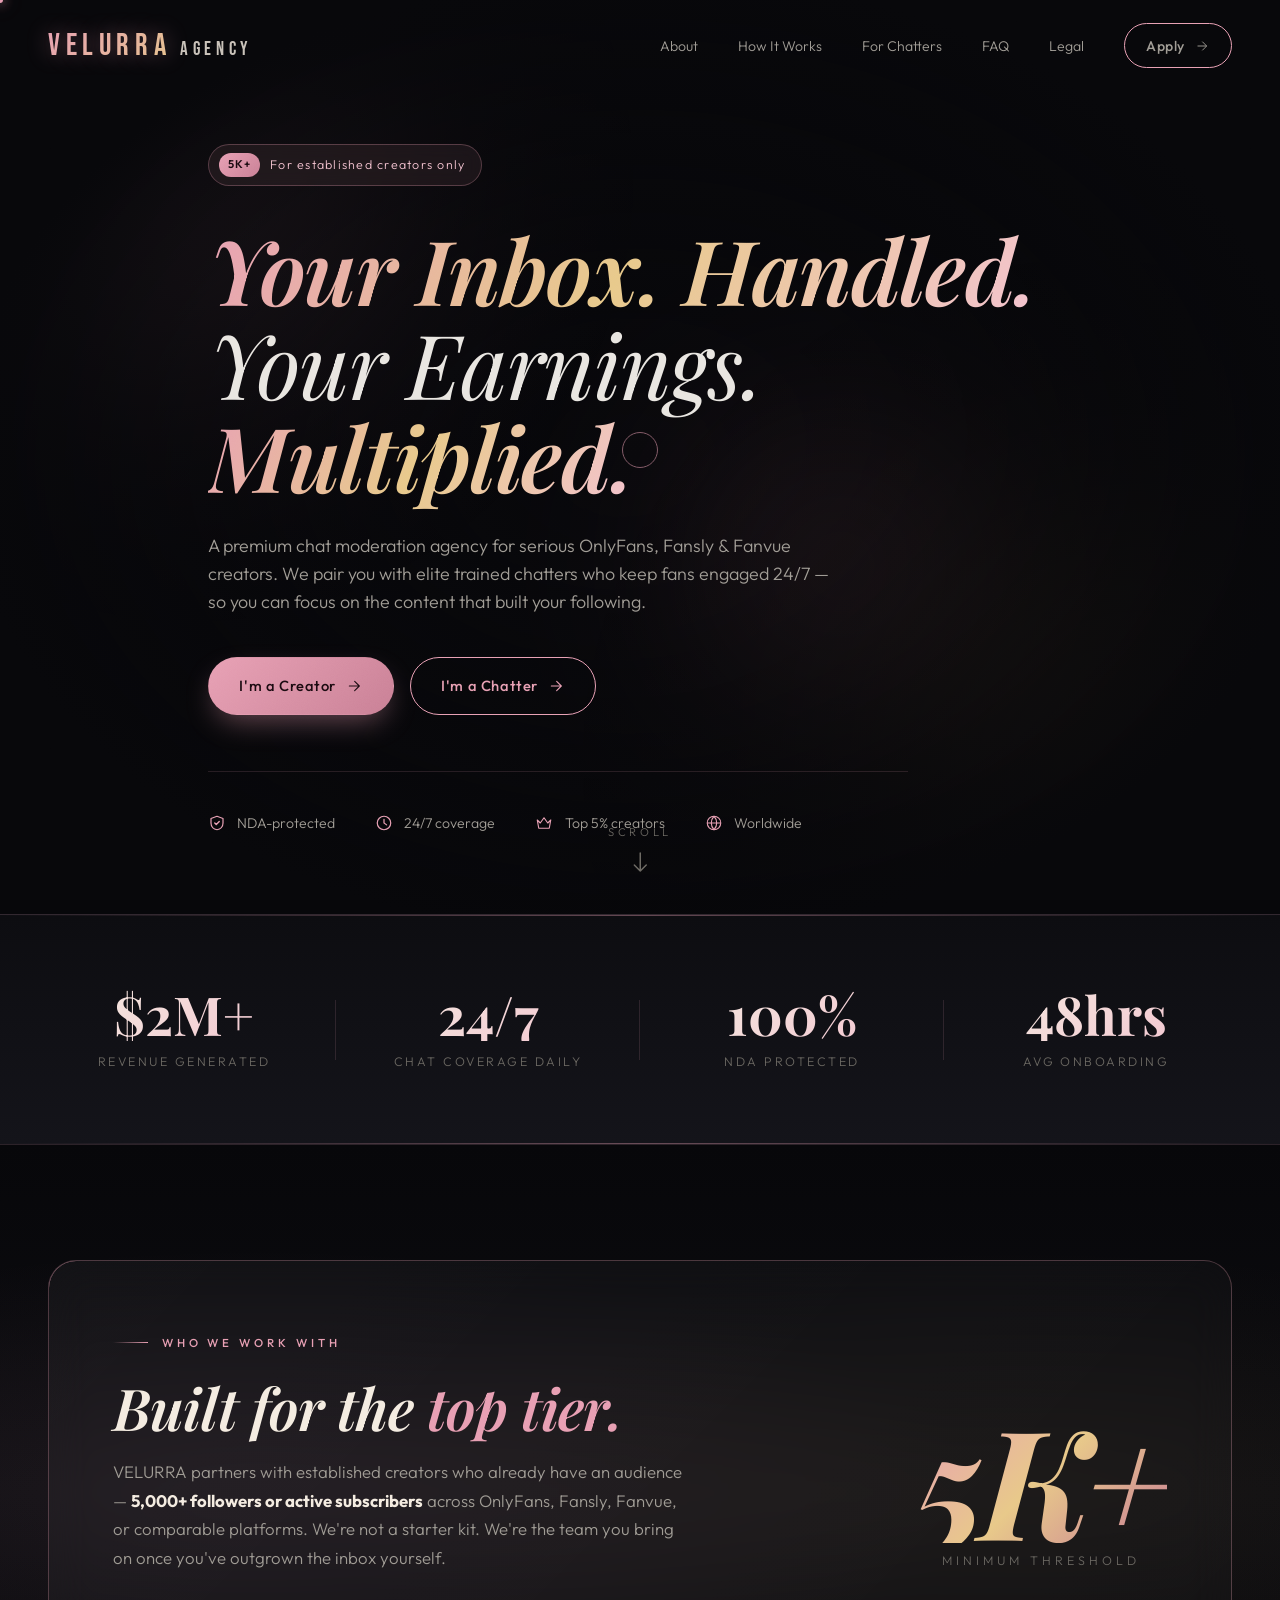
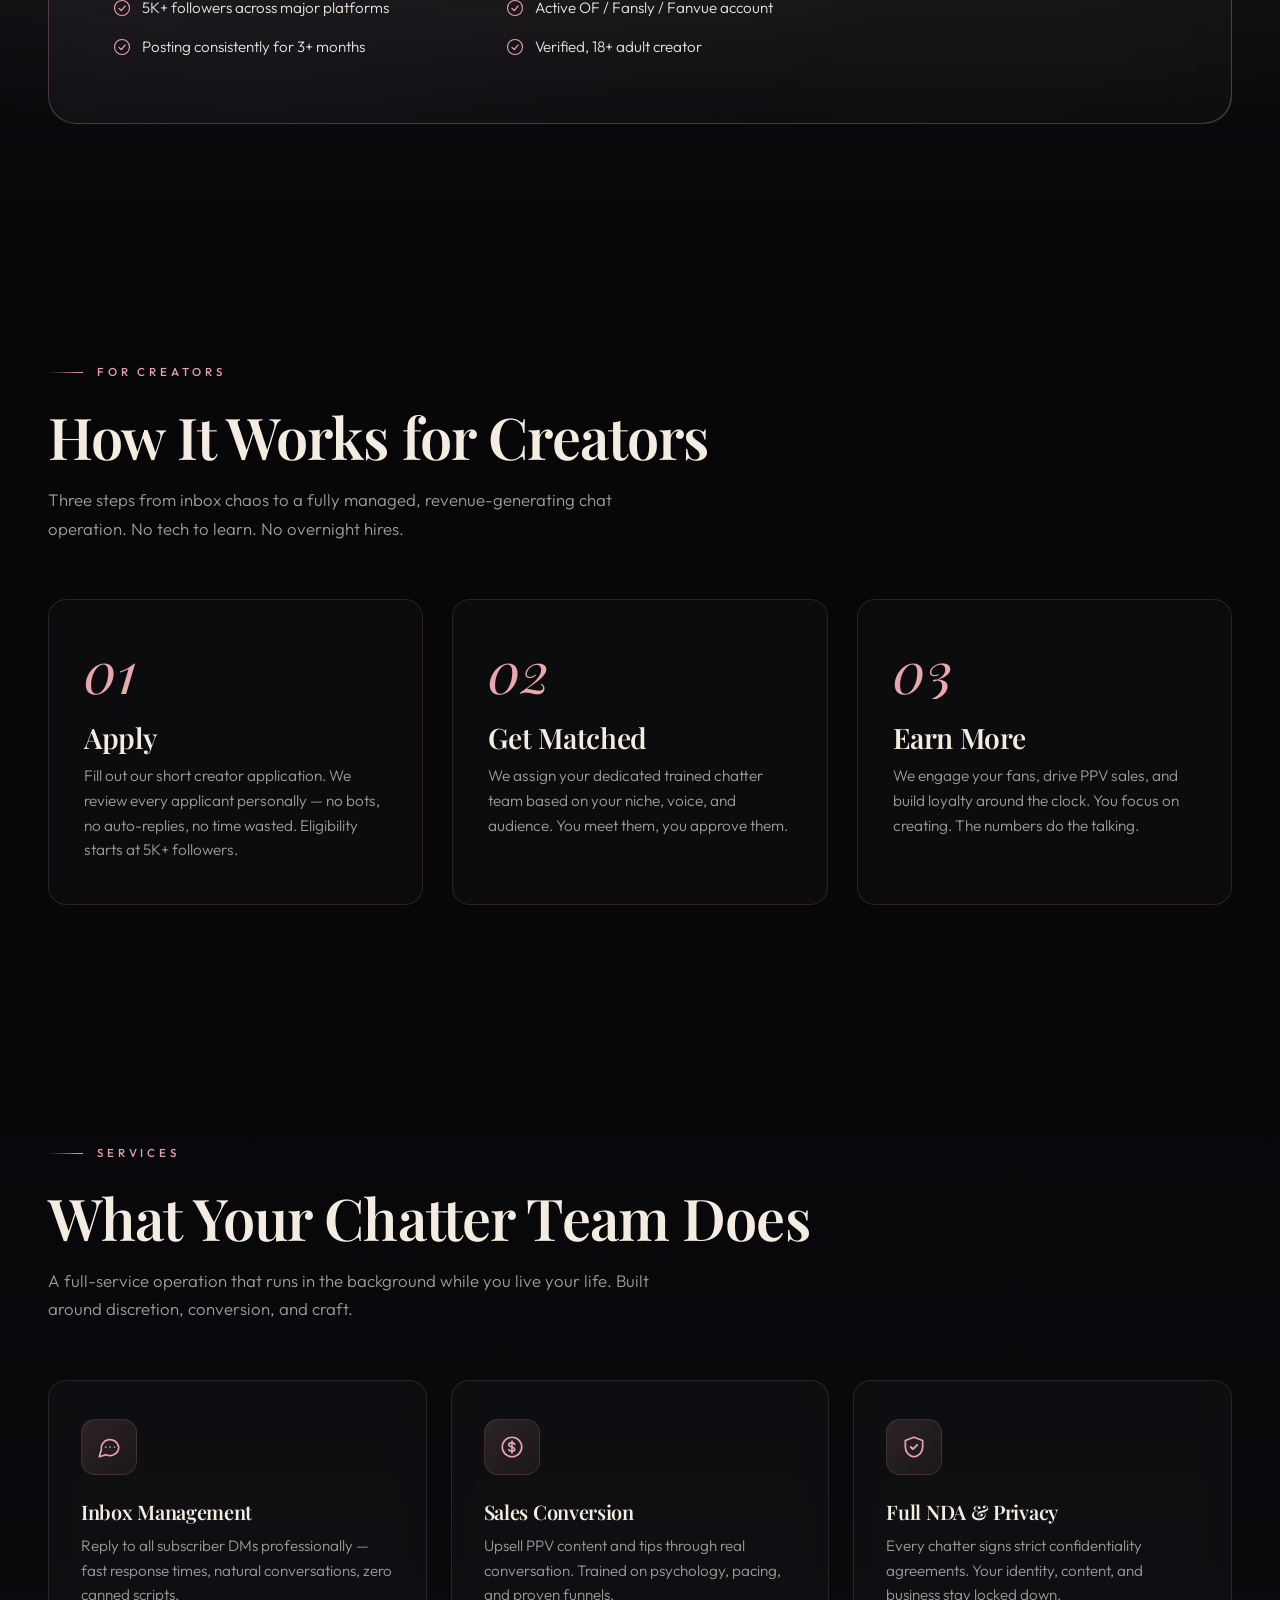
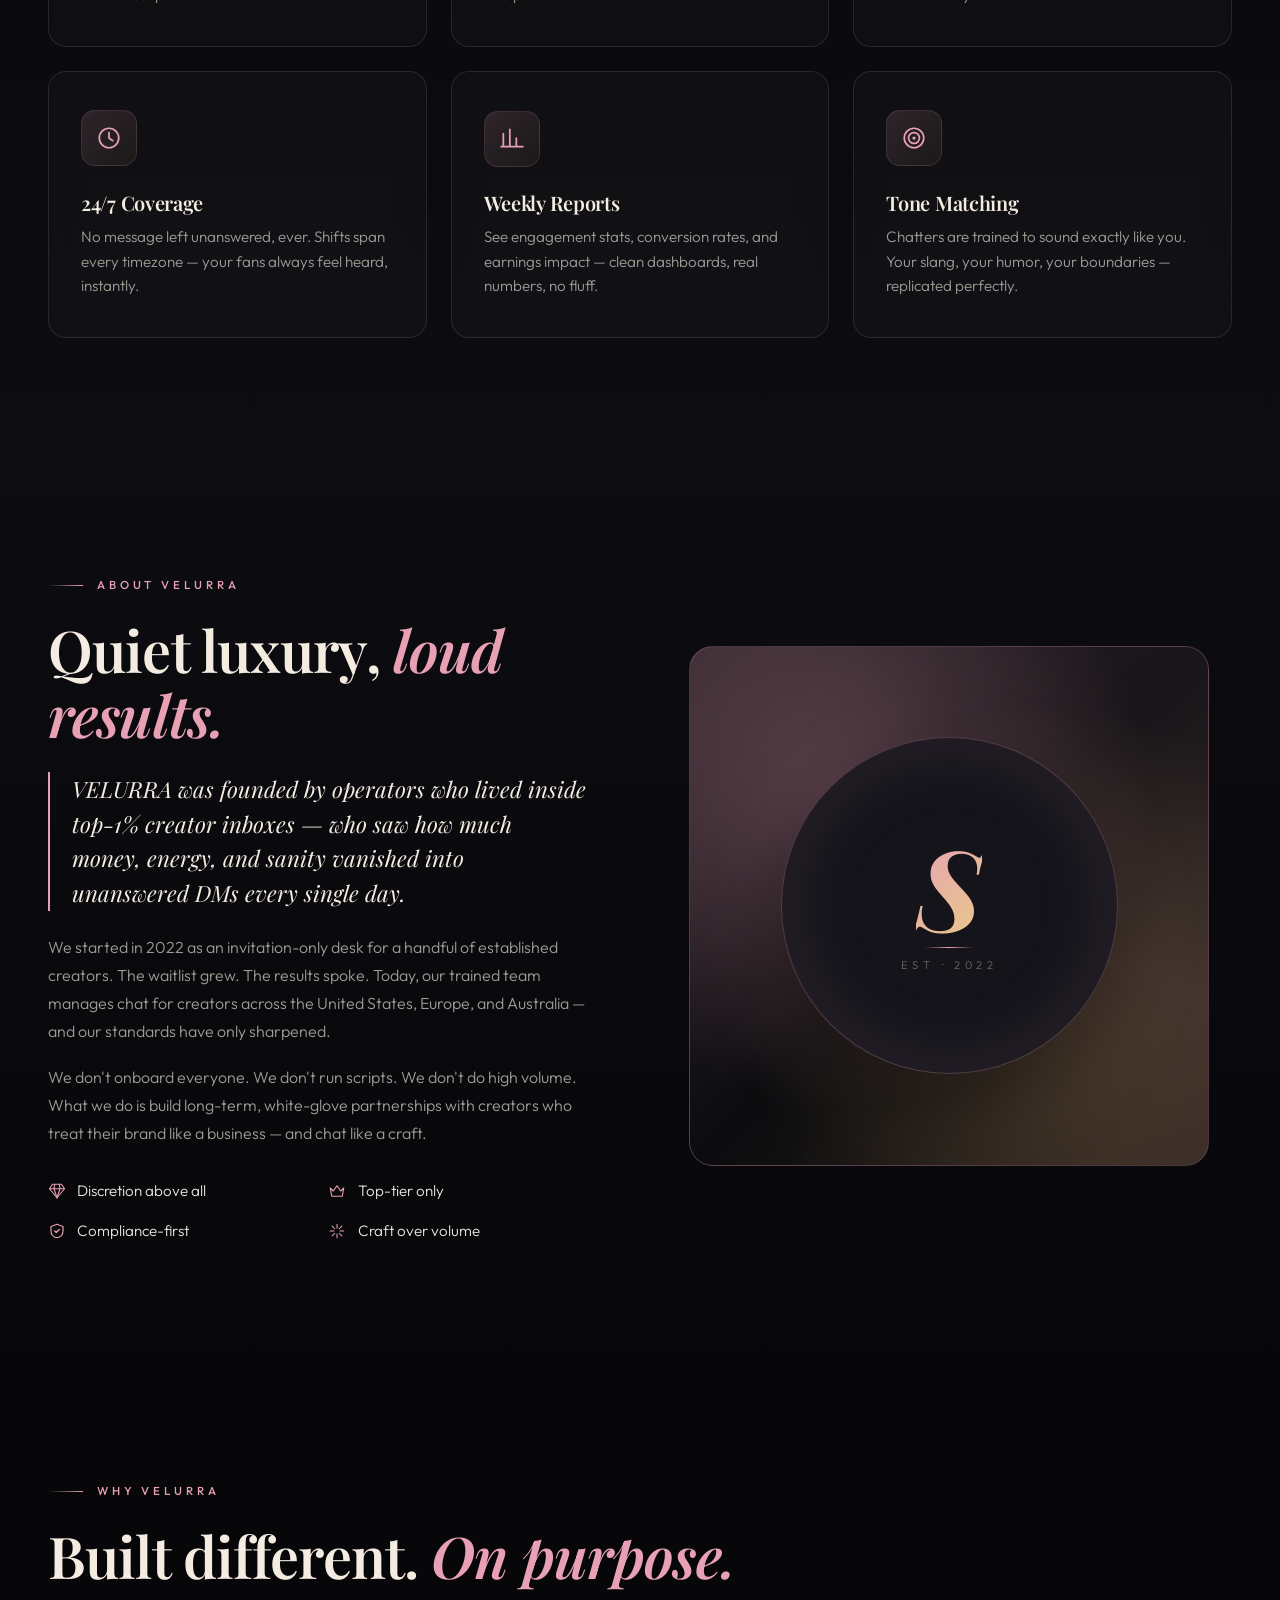
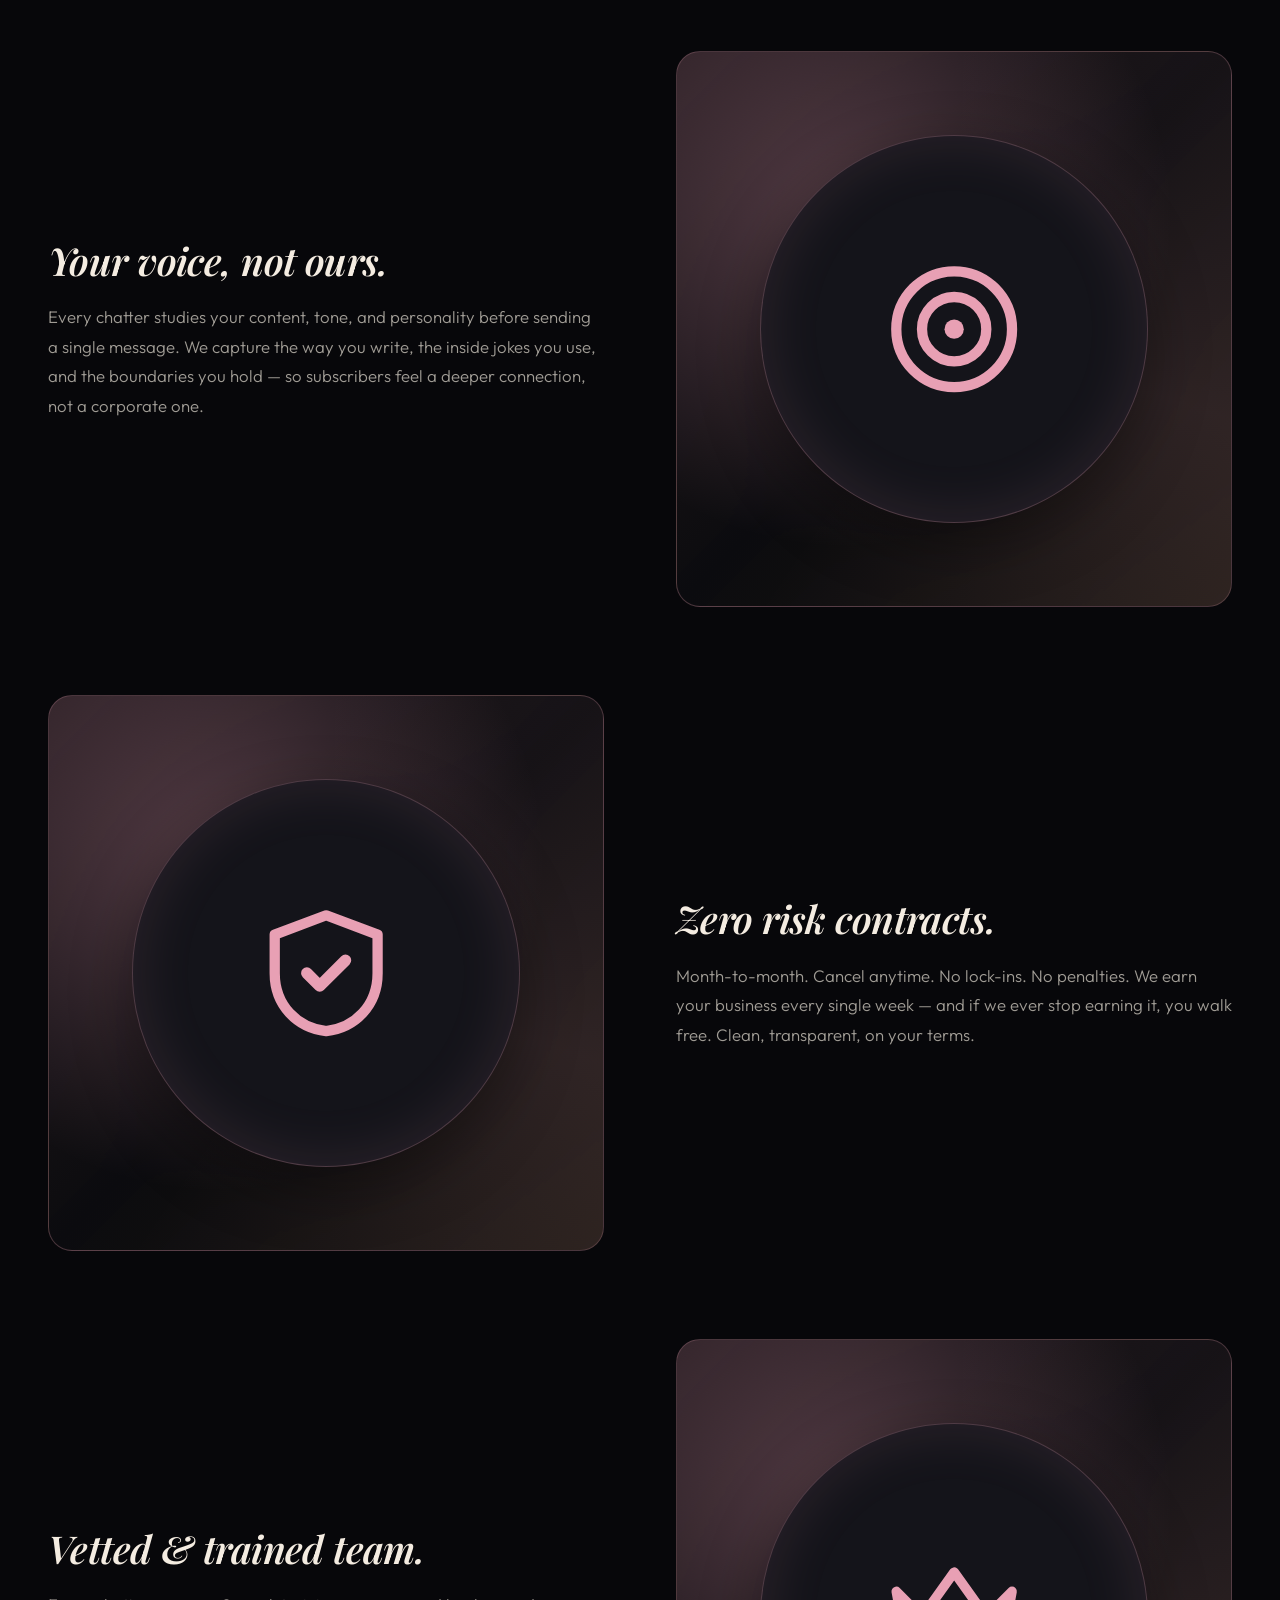
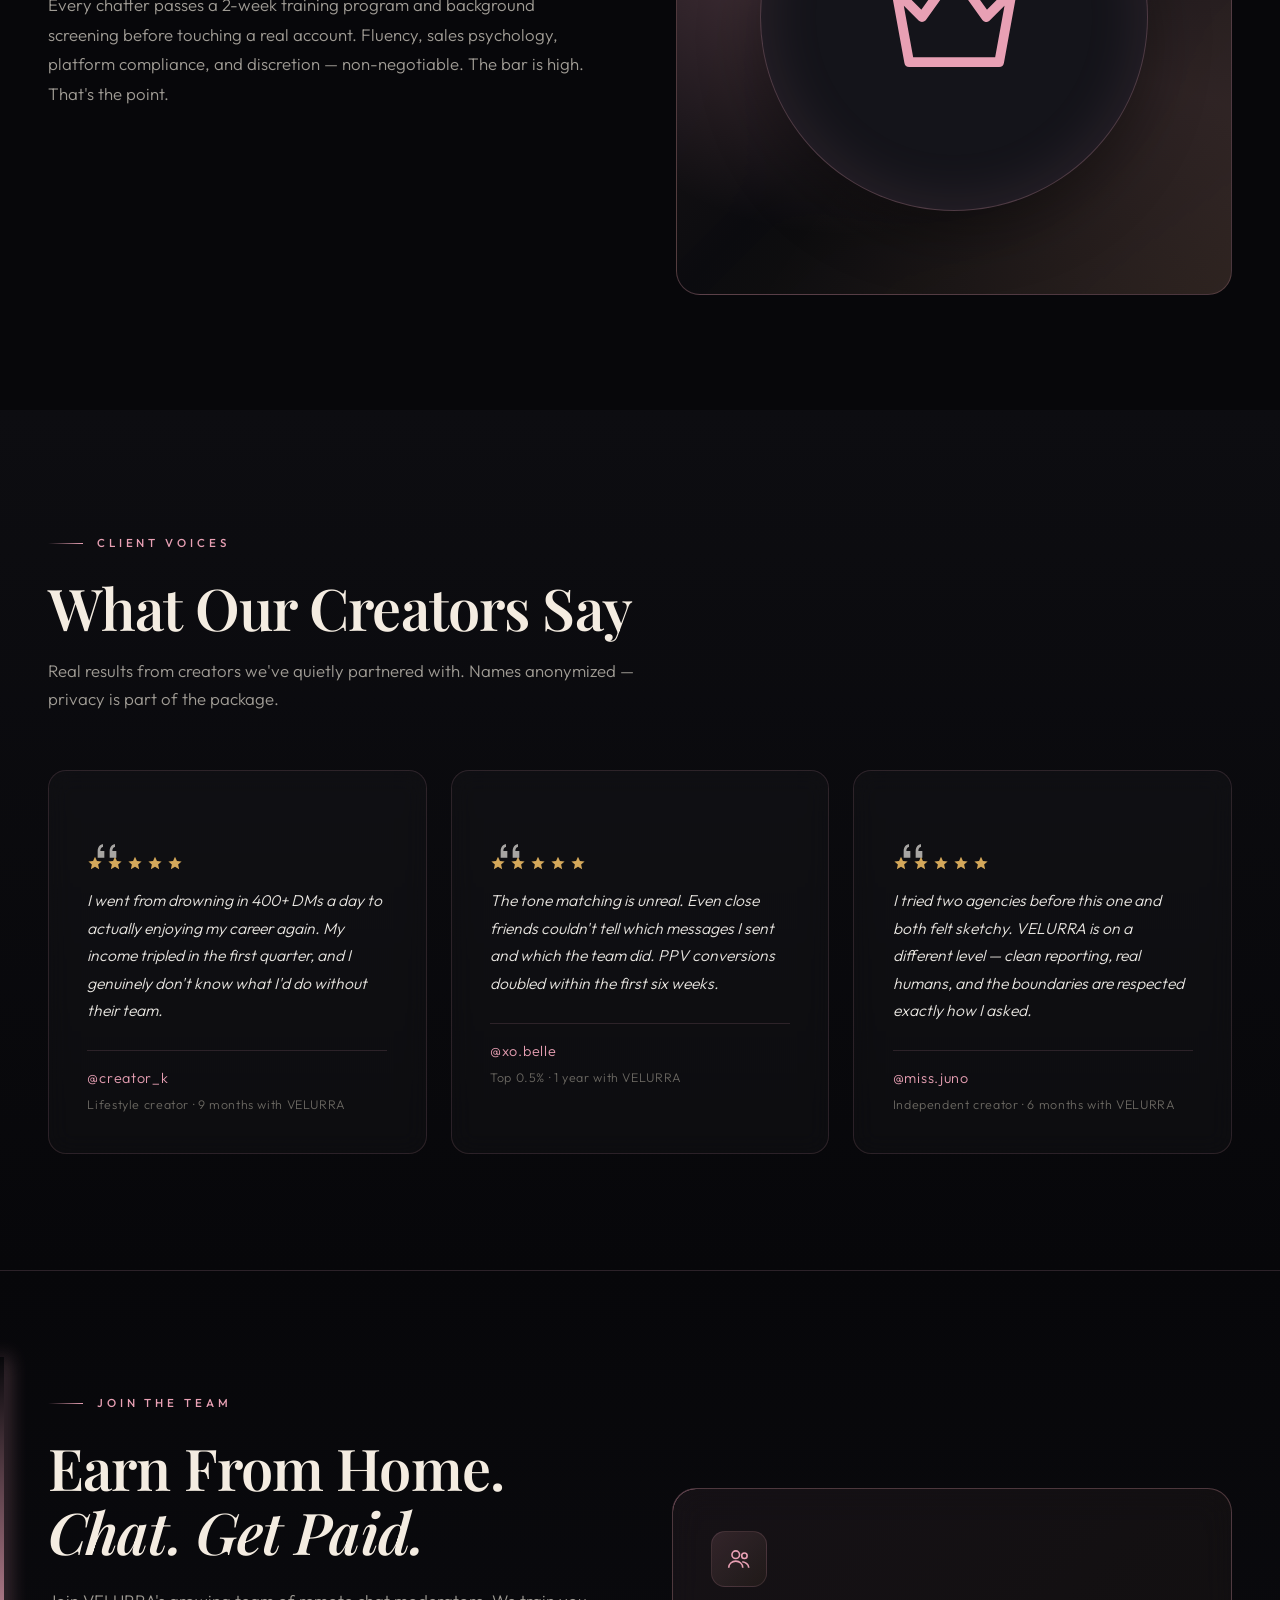
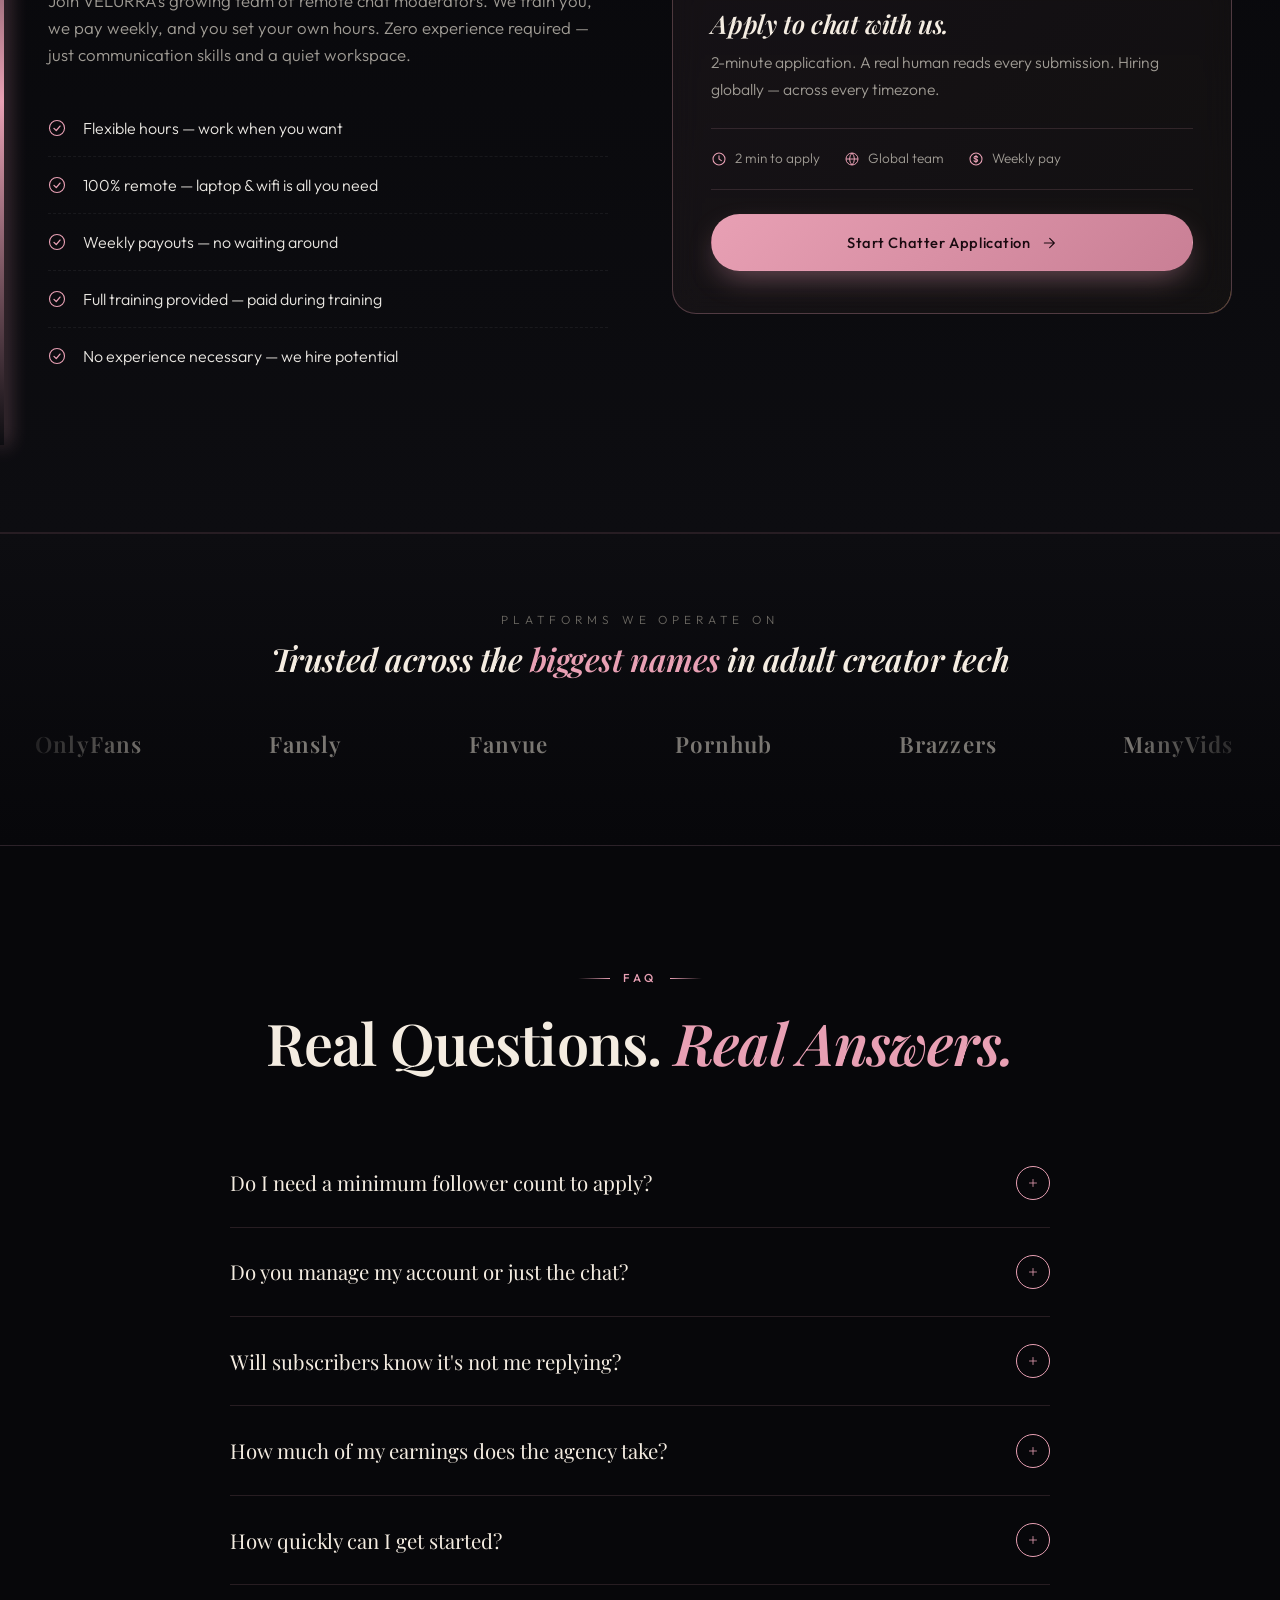
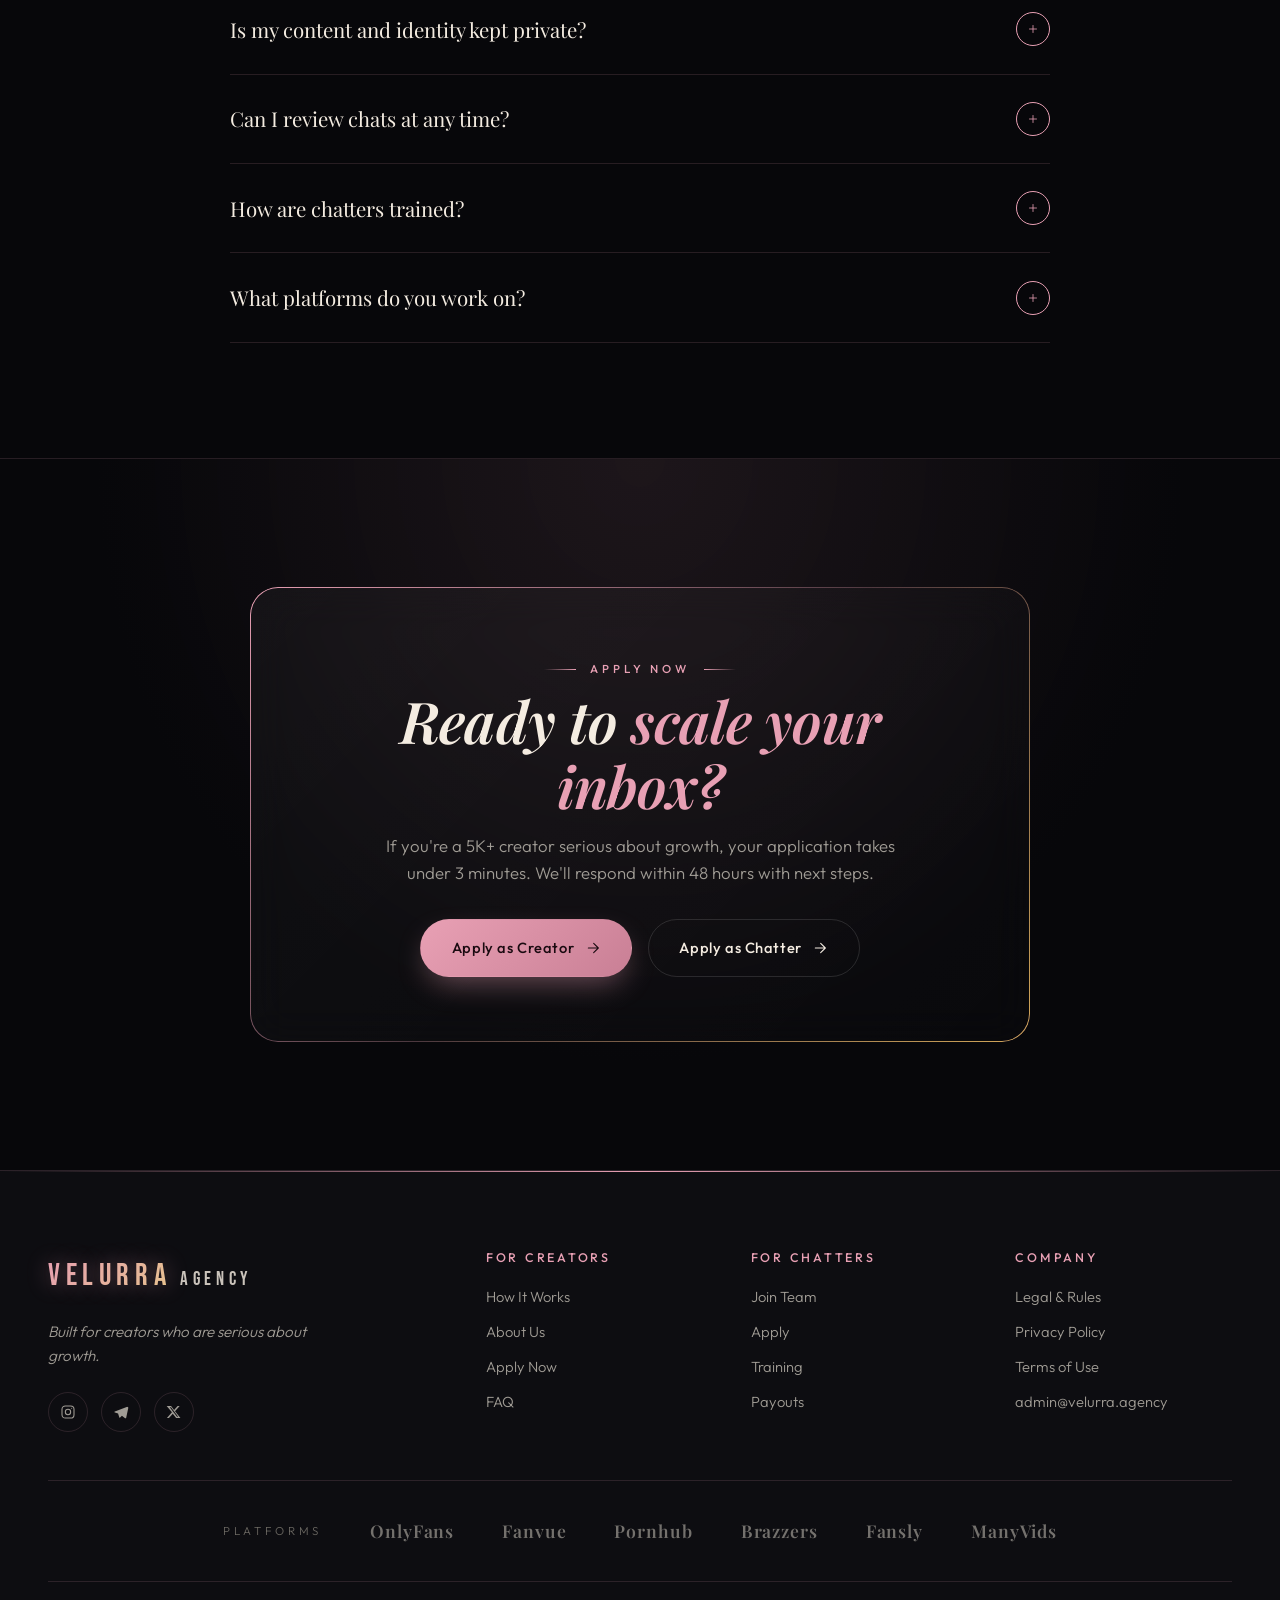
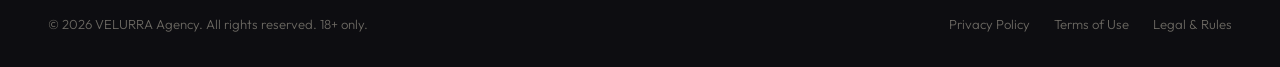
<file: index.html>
<!DOCTYPE html>
<html lang="en">
<head>
<meta charset="UTF-8" />
<meta name="viewport" content="width=device-width, initial-scale=1.0" />
<meta name="description" content="VELURRA Agency — Premium chat moderation for OnlyFans, Fansly &amp; Fanvue creators with 5K+ followers. Elite trained chatters that engage your fans 24/7." />
<title>VELURRA Agency — Your Inbox. Handled. Your Earnings. Multiplied.</title>

<link rel="preconnect" href="https://fonts.googleapis.com">
<link rel="preconnect" href="https://fonts.gstatic.com" crossorigin>
<link href="https://fonts.googleapis.com/css2?family=Bebas+Neue&family=Playfair+Display:ital,wght@0,400;0,600;0,700;1,400;1,600;1,700&family=Outfit:wght@300;400;500;600;700&display=swap" rel="stylesheet">
<link rel="stylesheet" href="styles.css">
</head>
<body>

  <!-- Facebook Pixel Code --><script>!function(f,b,e,v,n,t,s){if(f.fbq)return;n=f.fbq=function(){n.callMethod?n.callMethod.apply(n,arguments):n.queue.push(arguments)};if(!f._fbq)f._fbq=n;n.push=n;n.loaded=!0;n.version='2.0';n.queue=[];t=b.createElement(e);t.async=!0;t.src=v;s=b.getElementsByTagName(e)[0];s.parentNode.insertBefore(t,s)}(window,document,'script','https://connect.facebook.net/en_US/fbevents.js'); fbq('init', '4302454086635731'); fbq('track', 'PageView');</script><noscript> <img height="1" width="1" src="https://www.facebook.com/tr?id=4302454086635731&ev=PageView&noscript=1"/></noscript><!-- End Facebook Pixel Code -->

<!-- SVG icon symbols -->
<svg width="0" height="0" style="position:absolute" aria-hidden="true">
  <defs>
    <symbol id="i-arrow" viewBox="0 0 24 24"><path d="M5 12h14M13 5l7 7-7 7" fill="none" stroke="currentColor" stroke-width="1.6" stroke-linecap="round" stroke-linejoin="round"/></symbol>
    <symbol id="i-check" viewBox="0 0 24 24"><path d="M5 13l4 4L19 7" fill="none" stroke="currentColor" stroke-width="2" stroke-linecap="round" stroke-linejoin="round"/></symbol>
    <symbol id="i-check-circle" viewBox="0 0 24 24"><circle cx="12" cy="12" r="10" fill="none" stroke="currentColor" stroke-width="1.5"/><path d="M8 12.5l3 3 5-6" fill="none" stroke="currentColor" stroke-width="1.8" stroke-linecap="round" stroke-linejoin="round"/></symbol>
    <symbol id="i-cross" viewBox="0 0 24 24"><circle cx="12" cy="12" r="10" fill="none" stroke="currentColor" stroke-width="1.5"/><path d="M9 9l6 6M15 9l-6 6" fill="none" stroke="currentColor" stroke-width="1.8" stroke-linecap="round"/></symbol>
    <symbol id="i-plus" viewBox="0 0 24 24"><path d="M12 5v14M5 12h14" fill="none" stroke="currentColor" stroke-width="1.6" stroke-linecap="round"/></symbol>
    <symbol id="i-chat" viewBox="0 0 24 24"><path d="M21 12a8 8 0 0 1-11.6 7.1L3 21l1.9-6.4A8 8 0 1 1 21 12z" fill="none" stroke="currentColor" stroke-width="1.6" stroke-linecap="round" stroke-linejoin="round"/><circle cx="9" cy="12" r="0.8" fill="currentColor"/><circle cx="13" cy="12" r="0.8" fill="currentColor"/><circle cx="17" cy="12" r="0.8" fill="currentColor"/></symbol>
    <symbol id="i-coin" viewBox="0 0 24 24"><circle cx="12" cy="12" r="9" fill="none" stroke="currentColor" stroke-width="1.6"/><path d="M14.5 9.5c-.5-1-1.5-1.5-2.7-1.5-1.5 0-2.8.7-2.8 2 0 2.7 5.5 1.3 5.5 4 0 1.3-1.3 2-2.8 2-1.2 0-2.2-.5-2.7-1.5M12 6.5v11" fill="none" stroke="currentColor" stroke-width="1.6" stroke-linecap="round"/></symbol>
    <symbol id="i-shield" viewBox="0 0 24 24"><path d="M12 3l8 3v6c0 5-3.5 8.5-8 9-4.5-.5-8-4-8-9V6l8-3z" fill="none" stroke="currentColor" stroke-width="1.6" stroke-linejoin="round"/><path d="M9 12l2 2 4-4" fill="none" stroke="currentColor" stroke-width="1.8" stroke-linecap="round" stroke-linejoin="round"/></symbol>
    <symbol id="i-lock" viewBox="0 0 24 24"><rect x="5" y="11" width="14" height="10" rx="2" fill="none" stroke="currentColor" stroke-width="1.6"/><path d="M8 11V8a4 4 0 1 1 8 0v3" fill="none" stroke="currentColor" stroke-width="1.6"/><circle cx="12" cy="16" r="1.2" fill="currentColor"/></symbol>
    <symbol id="i-clock" viewBox="0 0 24 24"><circle cx="12" cy="12" r="9" fill="none" stroke="currentColor" stroke-width="1.6"/><path d="M12 7v5l3.5 2.5" fill="none" stroke="currentColor" stroke-width="1.6" stroke-linecap="round"/></symbol>
    <symbol id="i-chart" viewBox="0 0 24 24"><path d="M4 20V8M10 20V4M16 20v-8M22 20H2" fill="none" stroke="currentColor" stroke-width="1.6" stroke-linecap="round"/></symbol>
    <symbol id="i-target" viewBox="0 0 24 24"><circle cx="12" cy="12" r="9" fill="none" stroke="currentColor" stroke-width="1.6"/><circle cx="12" cy="12" r="5" fill="none" stroke="currentColor" stroke-width="1.6"/><circle cx="12" cy="12" r="1.5" fill="currentColor"/></symbol>
    <symbol id="i-star" viewBox="0 0 24 24"><path d="M12 2.5l2.9 6.4 7 .8-5.2 4.7 1.5 6.9L12 17.8l-6.2 3.5 1.5-6.9L2.1 9.7l7-.8L12 2.5z" fill="currentColor"/></symbol>
    <symbol id="i-quote" viewBox="0 0 24 24"><path d="M9 7c-2 0-4 2-4 5v5h5v-5H7c0-2 1-3 2-3V7zm9 0c-2 0-4 2-4 5v5h5v-5h-3c0-2 1-3 2-3V7z" fill="currentColor"/></symbol>
    <symbol id="i-users" viewBox="0 0 24 24"><circle cx="9" cy="8" r="3.5" fill="none" stroke="currentColor" stroke-width="1.5"/><path d="M2.5 20c0-3.5 3-6 6.5-6s6.5 2.5 6.5 6" fill="none" stroke="currentColor" stroke-width="1.5"/><circle cx="17" cy="9" r="2.5" fill="none" stroke="currentColor" stroke-width="1.5"/><path d="M15 14.5c3 .3 6 2.5 6 5.5" fill="none" stroke="currentColor" stroke-width="1.5"/></symbol>
    <symbol id="i-globe" viewBox="0 0 24 24"><circle cx="12" cy="12" r="9" fill="none" stroke="currentColor" stroke-width="1.5"/><path d="M3 12h18M12 3a13 13 0 0 1 0 18M12 3a13 13 0 0 0 0 18" fill="none" stroke="currentColor" stroke-width="1.5"/></symbol>
    <symbol id="i-spark" viewBox="0 0 24 24"><path d="M12 3v5M12 16v5M3 12h5M16 12h5M5.5 5.5l3.5 3.5M15 15l3.5 3.5M5.5 18.5l3.5-3.5M15 9l3.5-3.5" stroke="currentColor" stroke-width="1.4" stroke-linecap="round"/></symbol>
    <symbol id="i-crown" viewBox="0 0 24 24"><path d="M3 8l4 4 5-7 5 7 4-4-2 11H5L3 8z" fill="none" stroke="currentColor" stroke-width="1.5" stroke-linejoin="round"/></symbol>
    <symbol id="i-instagram" viewBox="0 0 24 24"><rect x="3" y="3" width="18" height="18" rx="5" fill="none" stroke="currentColor" stroke-width="1.6"/><circle cx="12" cy="12" r="4" fill="none" stroke="currentColor" stroke-width="1.6"/><circle cx="17.5" cy="6.5" r="0.8" fill="currentColor"/></symbol>
    <symbol id="i-telegram" viewBox="0 0 24 24"><path d="M21.5 4.2 2.8 11.4c-1.1.4-1 1 .1 1.4l4.7 1.5 1.8 5.4c.2.6.4.8.8.8.4 0 .6-.2.9-.5l2.3-2.2 4.7 3.5c.9.5 1.5.2 1.7-.8l3.1-14.6c.2-1.1-.4-1.6-1.4-1.3z" fill="currentColor"/></symbol>
    <symbol id="i-x" viewBox="0 0 24 24"><path d="M17.5 3h3l-7 8 8.2 10h-6.5l-5-6.4L4.4 21H1.4l7.5-8.6L1 3h6.6l4.5 6 5.4-6zm-1 16h1.8L7.5 4.8H5.6L16.5 19z" fill="currentColor"/></symbol>
    <symbol id="i-down" viewBox="0 0 14 22"><path d="M7 1v18M1 13l6 6 6-6" stroke="currentColor" stroke-width="1.5" fill="none" stroke-linecap="round" stroke-linejoin="round"/></symbol>
    <symbol id="i-diamond" viewBox="0 0 24 24"><path d="M6 3h12l4 6-10 12L2 9l4-6z" fill="none" stroke="currentColor" stroke-width="1.5" stroke-linejoin="round"/><path d="M2 9h20M9 3l-1 6 4 12 4-12-1-6" fill="none" stroke="currentColor" stroke-width="1.5"/></symbol>
  </defs>
</svg>

<div class="scroll-progress" id="scrollProgress"></div>
<div class="cursor-dot" id="cursorDot"></div>
<div class="cursor-ring" id="cursorRing"></div>

<!-- ===== NAV ===== -->
<nav class="nav" id="nav">
  <div class="container nav-inner">
    <a href="#top" class="logo" aria-label="VELURRA Agency home">
      <span class="velurra">VELURRA</span><span class="agency">AGENCY</span>
    </a>
    <ul class="nav-links" id="navLinks">
      <li><a href="#about">About</a></li>
      <li><a href="#how">How It Works</a></li>
      <li><a href="#chatters">For Chatters</a></li>
      <li><a href="#faq">FAQ</a></li>
      <li><a href="legal.html">Legal</a></li>
      <li><a href="apply-creator.html" class="btn btn-outline nav-cta">Apply <svg class="icon" width="14" height="14"><use href="#i-arrow"/></svg></a></li>
    </ul>
    <button class="hamburger" id="hamburger" aria-label="Toggle menu" aria-expanded="false">
      <span></span><span></span><span></span>
    </button>
  </div>
</nav>

<!-- ===== HERO ===== -->
<header class="hero" id="top">
  <div class="hero-bg" aria-hidden="true">
    <div class="blob b1"></div>
    <div class="blob b2"></div>
    <div class="blob b3"></div>
  </div>
  <div class="container hero-content">
    <div class="hero-badge reveal">
      <span class="pill">5K+</span>
      <span>For established creators only</span>
    </div>
    <h1 class="reveal delay-1">
      <span class="grad">Your Inbox. Handled.</span><br/>
      <span class="light">Your Earnings.</span> <span class="grad">Multiplied.</span>
    </h1>
    <p class="hero-sub reveal delay-2">
      A premium chat moderation agency for serious OnlyFans, Fansly &amp; Fanvue creators. We pair you with elite trained chatters who keep fans engaged 24/7 — so you can focus on the content that built your following.
    </p>
    <div class="hero-ctas reveal delay-3">
      <a href="apply-creator.html" class="btn btn-primary">I'm a Creator <span class="arrow"><svg class="icon" width="16" height="16"><use href="#i-arrow"/></svg></span></a>
      <a href="apply-chatter.html" class="btn btn-outline">I'm a Chatter <span class="arrow"><svg class="icon" width="16" height="16"><use href="#i-arrow"/></svg></span></a>
    </div>
    <div class="hero-meta reveal delay-4">
      <div class="hero-meta-item"><svg class="icon"><use href="#i-shield"/></svg><span>NDA-protected</span></div>
      <div class="hero-meta-item"><svg class="icon"><use href="#i-clock"/></svg><span>24/7 coverage</span></div>
      <div class="hero-meta-item"><svg class="icon"><use href="#i-crown"/></svg><span>Top 5% creators</span></div>
      <div class="hero-meta-item"><svg class="icon"><use href="#i-globe"/></svg><span>Worldwide</span></div>
    </div>
  </div>
  <a href="#stats" class="scroll-indicator" aria-label="Scroll down">
    <span>Scroll</span>
    <svg width="14" height="22"><use href="#i-down"/></svg>
  </a>
</header>

<!-- ===== STATS ===== -->
<section class="stats" id="stats">
  <div class="container">
    <div class="stats-grid">
      <div class="stat reveal">
        <div class="stat-num"><span data-count="2" data-prefix="$" data-suffix="M+">$0</span></div>
        <div class="stat-label">Revenue Generated</div>
      </div>
      <div class="stat reveal delay-1">
        <div class="stat-num"><span data-count="24" data-suffix="/7">0</span></div>
        <div class="stat-label">Chat Coverage Daily</div>
      </div>
      <div class="stat reveal delay-2">
        <div class="stat-num"><span data-count="100" data-suffix="%">0</span></div>
        <div class="stat-label">NDA Protected</div>
      </div>
      <div class="stat reveal delay-3">
        <div class="stat-num"><span data-count="48" data-suffix="hrs">0</span></div>
        <div class="stat-label">Avg Onboarding</div>
      </div>
    </div>
  </div>
</section>

<!-- ===== ELIGIBILITY (5K+) ===== -->
<section class="section eligibility">
  <div class="container">
    <div class="eligibility-card reveal">
      <div class="eligibility-text">
        <span class="eyebrow">Who we work with</span>
        <h2 class="section-title">Built for the <em>top tier.</em></h2>
        <p>VELURRA partners with established creators who already have an audience — <strong style="color:var(--cream);">5,000+ followers or active subscribers</strong> across OnlyFans, Fansly, Fanvue, or comparable platforms. We're not a starter kit. We're the team you bring on once you've outgrown the inbox yourself.</p>
        <ul class="eligibility-criteria">
          <li><svg class="icon"><use href="#i-check-circle"/></svg><span>5K+ followers across major platforms</span></li>
          <li><svg class="icon"><use href="#i-check-circle"/></svg><span>Active OF / Fansly / Fanvue account</span></li>
          <li><svg class="icon"><use href="#i-check-circle"/></svg><span>Posting consistently for 3+ months</span></li>
          <li><svg class="icon"><use href="#i-check-circle"/></svg><span>Verified, 18+ adult creator</span></li>
        </ul>
      </div>
      <div class="eligibility-num">
        <div class="big">5K+</div>
        <span class="label">Minimum threshold</span>
      </div>
    </div>
  </div>
</section>

<!-- ===== HOW IT WORKS ===== -->
<section class="section" id="how">
  <div class="container">
    <span class="eyebrow reveal">For Creators</span>
    <h2 class="section-title reveal">How It Works for Creators</h2>
    <p class="section-lead reveal delay-1">Three steps from inbox chaos to a fully managed, revenue-generating chat operation. No tech to learn. No overnight hires.</p>
    <div class="steps">
      <article class="step-card reveal">
        <div class="step-num">01</div>
        <h3>Apply</h3>
        <p>Fill out our short creator application. We review every applicant personally — no bots, no auto-replies, no time wasted. Eligibility starts at 5K+ followers.</p>
      </article>
      <article class="step-card reveal delay-1">
        <div class="step-num">02</div>
        <h3>Get Matched</h3>
        <p>We assign your dedicated trained chatter team based on your niche, voice, and audience. You meet them, you approve them.</p>
      </article>
      <article class="step-card reveal delay-2">
        <div class="step-num">03</div>
        <h3>Earn More</h3>
        <p>We engage your fans, drive PPV sales, and build loyalty around the clock. You focus on creating. The numbers do the talking.</p>
      </article>
    </div>
  </div>
</section>

<!-- ===== SERVICES ===== -->
<section class="section" style="background: linear-gradient(180deg, var(--bg-0), var(--bg-1));">
  <div class="container">
    <span class="eyebrow reveal">Services</span>
    <h2 class="section-title reveal">What Your Chatter Team Does</h2>
    <p class="section-lead reveal delay-1">A full-service operation that runs in the background while you live your life. Built around discretion, conversion, and craft.</p>
    <div class="services-grid">
      <div class="service reveal">
        <div class="icon-box"><svg class="icon"><use href="#i-chat"/></svg></div>
        <h3>Inbox Management</h3>
        <p>Reply to all subscriber DMs professionally — fast response times, natural conversations, zero canned scripts.</p>
      </div>
      <div class="service reveal delay-1">
        <div class="icon-box"><svg class="icon"><use href="#i-coin"/></svg></div>
        <h3>Sales Conversion</h3>
        <p>Upsell PPV content and tips through real conversation. Trained on psychology, pacing, and proven funnels.</p>
      </div>
      <div class="service reveal delay-2">
        <div class="icon-box"><svg class="icon"><use href="#i-shield"/></svg></div>
        <h3>Full NDA &amp; Privacy</h3>
        <p>Every chatter signs strict confidentiality agreements. Your identity, content, and business stay locked down.</p>
      </div>
      <div class="service reveal delay-3">
        <div class="icon-box"><svg class="icon"><use href="#i-clock"/></svg></div>
        <h3>24/7 Coverage</h3>
        <p>No message left unanswered, ever. Shifts span every timezone — your fans always feel heard, instantly.</p>
      </div>
      <div class="service reveal delay-4">
        <div class="icon-box"><svg class="icon"><use href="#i-chart"/></svg></div>
        <h3>Weekly Reports</h3>
        <p>See engagement stats, conversion rates, and earnings impact — clean dashboards, real numbers, no fluff.</p>
      </div>
      <div class="service reveal delay-5">
        <div class="icon-box"><svg class="icon"><use href="#i-target"/></svg></div>
        <h3>Tone Matching</h3>
        <p>Chatters are trained to sound exactly like you. Your slang, your humor, your boundaries — replicated perfectly.</p>
      </div>
    </div>
  </div>
</section>

<!-- ===== ABOUT US ===== -->
<section class="section about" id="about">
  <div class="container">
    <div class="about-grid">
      <div class="about-text">
        <span class="eyebrow reveal">About VELURRA</span>
        <h2 class="section-title reveal">Quiet luxury, <em>loud results.</em></h2>
        <p class="lede reveal delay-1">VELURRA was founded by operators who lived inside top-1% creator inboxes — who saw how much money, energy, and sanity vanished into unanswered DMs every single day.</p>
        <p class="reveal delay-2">We started in 2022 as an invitation-only desk for a handful of established creators. The waitlist grew. The results spoke. Today, our trained team manages chat for creators across the United States, Europe, and Australia — and our standards have only sharpened.</p>
        <p class="reveal delay-3">We don't onboard everyone. We don't run scripts. We don't do high volume. What we do is build long-term, white-glove partnerships with creators who treat their brand like a business — and chat like a craft.</p>
        <ul class="about-values reveal delay-4">
          <li><svg class="icon"><use href="#i-diamond"/></svg><span>Discretion above all</span></li>
          <li><svg class="icon"><use href="#i-crown"/></svg><span>Top-tier only</span></li>
          <li><svg class="icon"><use href="#i-shield"/></svg><span>Compliance-first</span></li>
          <li><svg class="icon"><use href="#i-spark"/></svg><span>Craft over volume</span></li>
        </ul>
      </div>
      <div class="about-visual reveal delay-1" aria-hidden="true">
        <div class="about-frame">
          <div class="about-monogram">
            <span class="mono-letter">S</span>
            <span class="mono-line"></span>
            <span class="mono-tag">EST · 2022</span>
          </div>
        </div>
      </div>
    </div>
  </div>
</section>

<!-- ===== TRUST ===== -->
<section class="section">
  <div class="container">
    <span class="eyebrow reveal">Why VELURRA</span>
    <h2 class="section-title reveal" style="margin-bottom:4rem;">Built different. <em>On purpose.</em></h2>

    <div class="trust-row">
      <div class="trust-text reveal">
        <h3>Your voice, not ours.</h3>
        <p>Every chatter studies your content, tone, and personality before sending a single message. We capture the way you write, the inside jokes you use, and the boundaries you hold — so subscribers feel a deeper connection, not a corporate one.</p>
      </div>
      <div class="trust-visual reveal delay-1"><div class="trust-visual-inner"><svg><use href="#i-target"/></svg></div></div>
    </div>

    <div class="trust-row flip">
      <div class="trust-text reveal">
        <h3>Zero risk contracts.</h3>
        <p>Month-to-month. Cancel anytime. No lock-ins. No penalties. We earn your business every single week — and if we ever stop earning it, you walk free. Clean, transparent, on your terms.</p>
      </div>
      <div class="trust-visual reveal delay-1"><div class="trust-visual-inner"><svg><use href="#i-shield"/></svg></div></div>
    </div>

    <div class="trust-row">
      <div class="trust-text reveal">
        <h3>Vetted &amp; trained team.</h3>
        <p>Every chatter passes a 2-week training program and background screening before touching a real account. Fluency, sales psychology, platform compliance, and discretion — non-negotiable. The bar is high. That's the point.</p>
      </div>
      <div class="trust-visual reveal delay-1"><div class="trust-visual-inner"><svg><use href="#i-crown"/></svg></div></div>
    </div>
  </div>
</section>

<!-- ===== TESTIMONIALS ===== -->
<section class="section" style="background: linear-gradient(180deg, var(--bg-1), var(--bg-0));">
  <div class="container">
    <span class="eyebrow reveal">Client voices</span>
    <h2 class="section-title reveal">What Our Creators Say</h2>
    <p class="section-lead reveal delay-1">Real results from creators we've quietly partnered with. Names anonymized — privacy is part of the package.</p>
    <div class="testimonials-grid">
      <article class="testimonial reveal">
        <div class="quote-mark"><svg width="40" height="32"><use href="#i-quote"/></svg></div>
        <div class="stars">
          <svg><use href="#i-star"/></svg><svg><use href="#i-star"/></svg><svg><use href="#i-star"/></svg><svg><use href="#i-star"/></svg><svg><use href="#i-star"/></svg>
        </div>
        <p class="testimonial-text">I went from drowning in 400+ DMs a day to actually enjoying my career again. My income tripled in the first quarter, and I genuinely don't know what I'd do without their team.</p>
        <div class="testimonial-author">@creator_k <span class="testimonial-meta">Lifestyle creator · 9 months with VELURRA</span></div>
      </article>
      <article class="testimonial reveal delay-1">
        <div class="quote-mark"><svg width="40" height="32"><use href="#i-quote"/></svg></div>
        <div class="stars">
          <svg><use href="#i-star"/></svg><svg><use href="#i-star"/></svg><svg><use href="#i-star"/></svg><svg><use href="#i-star"/></svg><svg><use href="#i-star"/></svg>
        </div>
        <p class="testimonial-text">The tone matching is unreal. Even close friends couldn't tell which messages I sent and which the team did. PPV conversions doubled within the first six weeks.</p>
        <div class="testimonial-author">@xo.belle <span class="testimonial-meta">Top 0.5% · 1 year with VELURRA</span></div>
      </article>
      <article class="testimonial reveal delay-2">
        <div class="quote-mark"><svg width="40" height="32"><use href="#i-quote"/></svg></div>
        <div class="stars">
          <svg><use href="#i-star"/></svg><svg><use href="#i-star"/></svg><svg><use href="#i-star"/></svg><svg><use href="#i-star"/></svg><svg><use href="#i-star"/></svg>
        </div>
        <p class="testimonial-text">I tried two agencies before this one and both felt sketchy. VELURRA is on a different level — clean reporting, real humans, and the boundaries are respected exactly how I asked.</p>
        <div class="testimonial-author">@miss.juno <span class="testimonial-meta">Independent creator · 6 months with VELURRA</span></div>
      </article>
    </div>
  </div>
</section>

<!-- ===== CHATTERS ===== -->
<section class="section chatters-section" id="chatters">
  <div class="container">
    <div class="chatters-grid">
      <div class="chatters-text">
        <span class="eyebrow reveal">Join the team</span>
        <h2 class="reveal">Earn From Home. <em>Chat. Get Paid.</em></h2>
        <p class="reveal delay-1" style="margin-top:1rem; font-size:1.05rem;">Join VELURRA's growing team of remote chat moderators. We train you, we pay weekly, and you set your own hours. Zero experience required — just communication skills and a quiet workspace.</p>
        <ul class="chatters-list reveal delay-2">
          <li><svg class="icon"><use href="#i-check-circle"/></svg>Flexible hours — work when you want</li>
          <li><svg class="icon"><use href="#i-check-circle"/></svg>100% remote — laptop &amp; wifi is all you need</li>
          <li><svg class="icon"><use href="#i-check-circle"/></svg>Weekly payouts — no waiting around</li>
          <li><svg class="icon"><use href="#i-check-circle"/></svg>Full training provided — paid during training</li>
          <li><svg class="icon"><use href="#i-check-circle"/></svg>No experience necessary — we hire potential</li>
        </ul>
      </div>
      <div class="chatters-cta-card reveal delay-1">
        <div class="icon-box"><svg class="icon"><use href="#i-users"/></svg></div>
        <h3>Apply to chat with us.</h3>
        <p>2-minute application. A real human reads every submission. Hiring globally — across every timezone.</p>
        <div class="cta-meta">
          <div class="cta-meta-item"><svg class="icon"><use href="#i-clock"/></svg><span>2 min to apply</span></div>
          <div class="cta-meta-item"><svg class="icon"><use href="#i-globe"/></svg><span>Global team</span></div>
          <div class="cta-meta-item"><svg class="icon"><use href="#i-coin"/></svg><span>Weekly pay</span></div>
        </div>
        <a href="apply-chatter.html" class="btn btn-primary" style="width:100%; justify-content:center;">Start Chatter Application <span class="arrow"><svg class="icon" width="16" height="16"><use href="#i-arrow"/></svg></span></a>
      </div>
    </div>
  </div>
</section>

<!-- ===== PARTNERS ===== -->
<section class="partners">
  <div class="partners-head reveal">
    <span class="label">Platforms we operate on</span>
    <h3>Trusted across the <em>biggest names</em> in adult creator tech</h3>
  </div>
  <div class="partners-marquee">
    <div class="partners-track">
      <div class="partner"><span class="name">OnlyFans</span></div>
      <div class="partner"><span class="name">Fansly</span></div>
      <div class="partner"><span class="name">Fanvue</span></div>
      <div class="partner"><span class="name">Pornhub</span></div>
      <div class="partner"><span class="name">Brazzers</span></div>
      <div class="partner"><span class="name">ManyVids</span></div>
      <div class="partner"><span class="name">LoyalFans</span></div>
      <div class="partner"><span class="name">JustForFans</span></div>
      <!-- duplicate for seamless loop -->
      <div class="partner"><span class="name">OnlyFans</span></div>
      <div class="partner"><span class="name">Fansly</span></div>
      <div class="partner"><span class="name">Fanvue</span></div>
      <div class="partner"><span class="name">Pornhub</span></div>
      <div class="partner"><span class="name">Brazzers</span></div>
      <div class="partner"><span class="name">ManyVids</span></div>
      <div class="partner"><span class="name">LoyalFans</span></div>
      <div class="partner"><span class="name">JustForFans</span></div>
    </div>
  </div>
</section>

<!-- ===== FAQ ===== -->
<section class="section" id="faq">
  <div class="container">
    <div class="center-head">
      <span class="eyebrow center reveal">FAQ</span>
      <h2 class="section-title reveal" style="margin-bottom:0;">Real Questions. <em>Real Answers.</em></h2>
    </div>
    <div class="faq-list reveal delay-1">
      <div class="faq-item">
        <button class="faq-q" aria-expanded="false">Do I need a minimum follower count to apply?<span class="toggle"><svg><use href="#i-plus"/></svg></span></button>
        <div class="faq-a"><div class="faq-a-inner">Yes. VELURRA is built for established creators only — minimum 5,000 followers or active subscribers across OnlyFans, Fansly, Fanvue, or a comparable platform. If you're below that bar, save our link and come back when you've grown.</div></div>
      </div>
      <div class="faq-item">
        <button class="faq-q" aria-expanded="false">Do you manage my account or just the chat?<span class="toggle"><svg><use href="#i-plus"/></svg></span></button>
        <div class="faq-a"><div class="faq-a-inner">We manage chat exclusively. Your account, content, posting schedule, and pricing decisions stay 100% yours. We work inside the inbox — nothing else, unless you specifically request more.</div></div>
      </div>
      <div class="faq-item">
        <button class="faq-q" aria-expanded="false">Will subscribers know it's not me replying?<span class="toggle"><svg><use href="#i-plus"/></svg></span></button>
        <div class="faq-a"><div class="faq-a-inner">No. Our entire training program is built around tone, slang, and personality matching. Subscribers experience the same voice, humor, and boundaries you'd write yourself. We constantly cross-check against your real conversations.</div></div>
      </div>
      <div class="faq-item">
        <button class="faq-q" aria-expanded="false">How much of my earnings does the agency take?<span class="toggle"><svg><use href="#i-plus"/></svg></span></button>
        <div class="faq-a"><div class="faq-a-inner">Our fee is performance-based and discussed during onboarding — we don't believe in flat percentages that punish growth. The result is a structure that aligns our team's success with yours, with no hidden costs.</div></div>
      </div>
      <div class="faq-item">
        <button class="faq-q" aria-expanded="false">How quickly can I get started?<span class="toggle"><svg><use href="#i-plus"/></svg></span></button>
        <div class="faq-a"><div class="faq-a-inner">Average onboarding is 48 hours from approval to active inbox coverage. That includes training your chatter team on your voice, content, and any specific guidelines you set.</div></div>
      </div>
      <div class="faq-item">
        <button class="faq-q" aria-expanded="false">Is my content and identity kept private?<span class="toggle"><svg><use href="#i-plus"/></svg></span></button>
        <div class="faq-a"><div class="faq-a-inner">Absolutely. Every chatter signs a strict NDA before touching your account. We use secured access protocols, two-factor authentication, and role-based permissions. Your privacy isn't a feature — it's the foundation.</div></div>
      </div>
      <div class="faq-item">
        <button class="faq-q" aria-expanded="false">Can I review chats at any time?<span class="toggle"><svg><use href="#i-plus"/></svg></span></button>
        <div class="faq-a"><div class="faq-a-inner">Yes. You have full transparency — review live conversations, request changes to messaging style, or pause specific accounts whenever you choose. It's your inbox, always.</div></div>
      </div>
      <div class="faq-item">
        <button class="faq-q" aria-expanded="false">How are chatters trained?<span class="toggle"><svg><use href="#i-plus"/></svg></span></button>
        <div class="faq-a"><div class="faq-a-inner">A 2-week intensive program covering platform compliance, sales psychology, tone matching, conflict resolution, and brand-specific style. Followed by ongoing coaching, weekly QA reviews, and live shadowing for new accounts.</div></div>
      </div>
      <div class="faq-item">
        <button class="faq-q" aria-expanded="false">What platforms do you work on?<span class="toggle"><svg><use href="#i-plus"/></svg></span></button>
        <div class="faq-a"><div class="faq-a-inner">Primarily OnlyFans, Fansly, and Fanvue, with select support for ManyVids, LoyalFans, and JustForFans. If you operate on multiple platforms, we'll coordinate coverage across all of them seamlessly.</div></div>
      </div>
    </div>
  </div>
</section>

<!-- ===== APPLY CTA ===== -->
<section class="apply-cta" id="apply">
  <div class="container">
    <div class="apply-cta-card reveal">
      <span class="eyebrow center" style="margin-bottom: 0.6rem;">Apply now</span>
      <h2 class="section-title">Ready to <em>scale your inbox?</em></h2>
      <p>If you're a 5K+ creator serious about growth, your application takes under 3 minutes. We'll respond within 48 hours with next steps.</p>
      <div class="apply-cta-buttons">
        <a href="apply-creator.html" class="btn btn-primary">Apply as Creator <span class="arrow"><svg class="icon" width="16" height="16"><use href="#i-arrow"/></svg></span></a>
        <a href="apply-chatter.html" class="btn btn-ghost">Apply as Chatter <span class="arrow"><svg class="icon" width="16" height="16"><use href="#i-arrow"/></svg></span></a>
      </div>
    </div>
  </div>
</section>

<!-- ===== FOOTER ===== -->
<footer class="footer">
  <div class="container">
    <div class="footer-top">
      <div class="footer-brand">
        <a href="#top" class="logo"><span class="velurra">VELURRA</span><span class="agency">AGENCY</span></a>
        <p>Built for creators who are serious about growth.</p>
        <div class="socials">
          <a href="#" class="social" aria-label="Instagram"><svg><use href="#i-instagram"/></svg></a>
          <a href="#" class="social" aria-label="Telegram"><svg><use href="#i-telegram"/></svg></a>
          <a href="#" class="social" aria-label="Twitter / X"><svg><use href="#i-x"/></svg></a>
        </div>
      </div>
      <div class="footer-col">
        <h4>For Creators</h4>
        <ul>
          <li><a href="#how">How It Works</a></li>
          <li><a href="#about">About Us</a></li>
          <li><a href="apply-creator.html">Apply Now</a></li>
          <li><a href="#faq">FAQ</a></li>
        </ul>
      </div>
      <div class="footer-col">
        <h4>For Chatters</h4>
        <ul>
          <li><a href="#chatters">Join Team</a></li>
          <li><a href="apply-chatter.html">Apply</a></li>
          <li><a href="#chatters">Training</a></li>
          <li><a href="#chatters">Payouts</a></li>
        </ul>
      </div>
      <div class="footer-col">
        <h4>Company</h4>
        <ul>
          <li><a href="legal.html">Legal &amp; Rules</a></li>
          <li><a href="legal.html#privacy">Privacy Policy</a></li>
          <li><a href="legal.html#terms">Terms of Use</a></li>
          <li><a href="mailto:admin@velurra.agency">admin@velurra.agency</a></li>
        </ul>
      </div>
    </div>

    <div class="footer-partners">
      <span class="lbl">Platforms</span>
      <div class="partner"><span class="name">OnlyFans</span></div>
      <div class="partner"><span class="name">Fanvue</span></div>
      <div class="partner"><span class="name">Pornhub</span></div>
      <div class="partner"><span class="name">Brazzers</span></div>
      <div class="partner"><span class="name">Fansly</span></div>
      <div class="partner"><span class="name">ManyVids</span></div>
    </div>

    <div class="footer-bot">
      <p>© <span id="year"></span> VELURRA Agency. All rights reserved. 18+ only.</p>
      <div class="footer-legal">
        <a href="legal.html#privacy">Privacy Policy</a>
        <a href="legal.html#terms">Terms of Use</a>
        <a href="legal.html">Legal &amp; Rules</a>
      </div>
    </div>
  </div>
</footer>

<script src="script.js"></script>
</body>
</html>
</file>
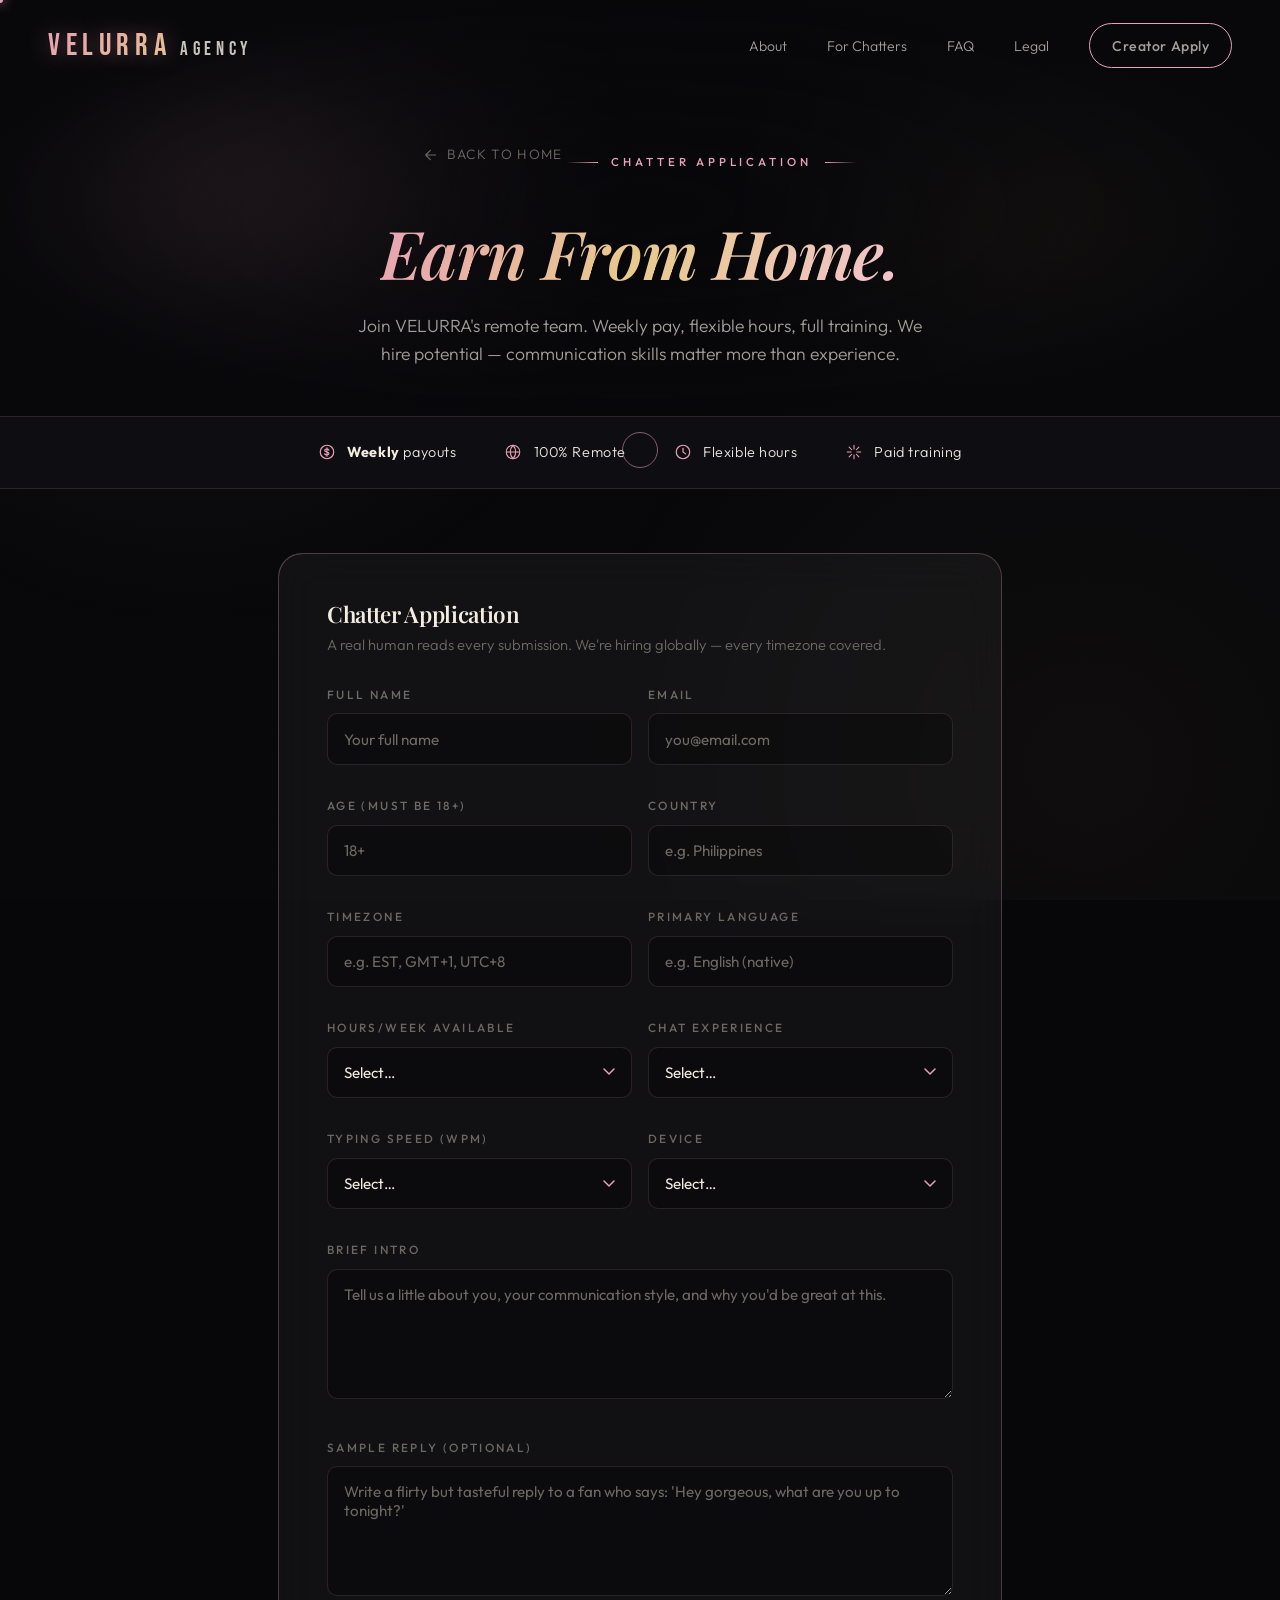
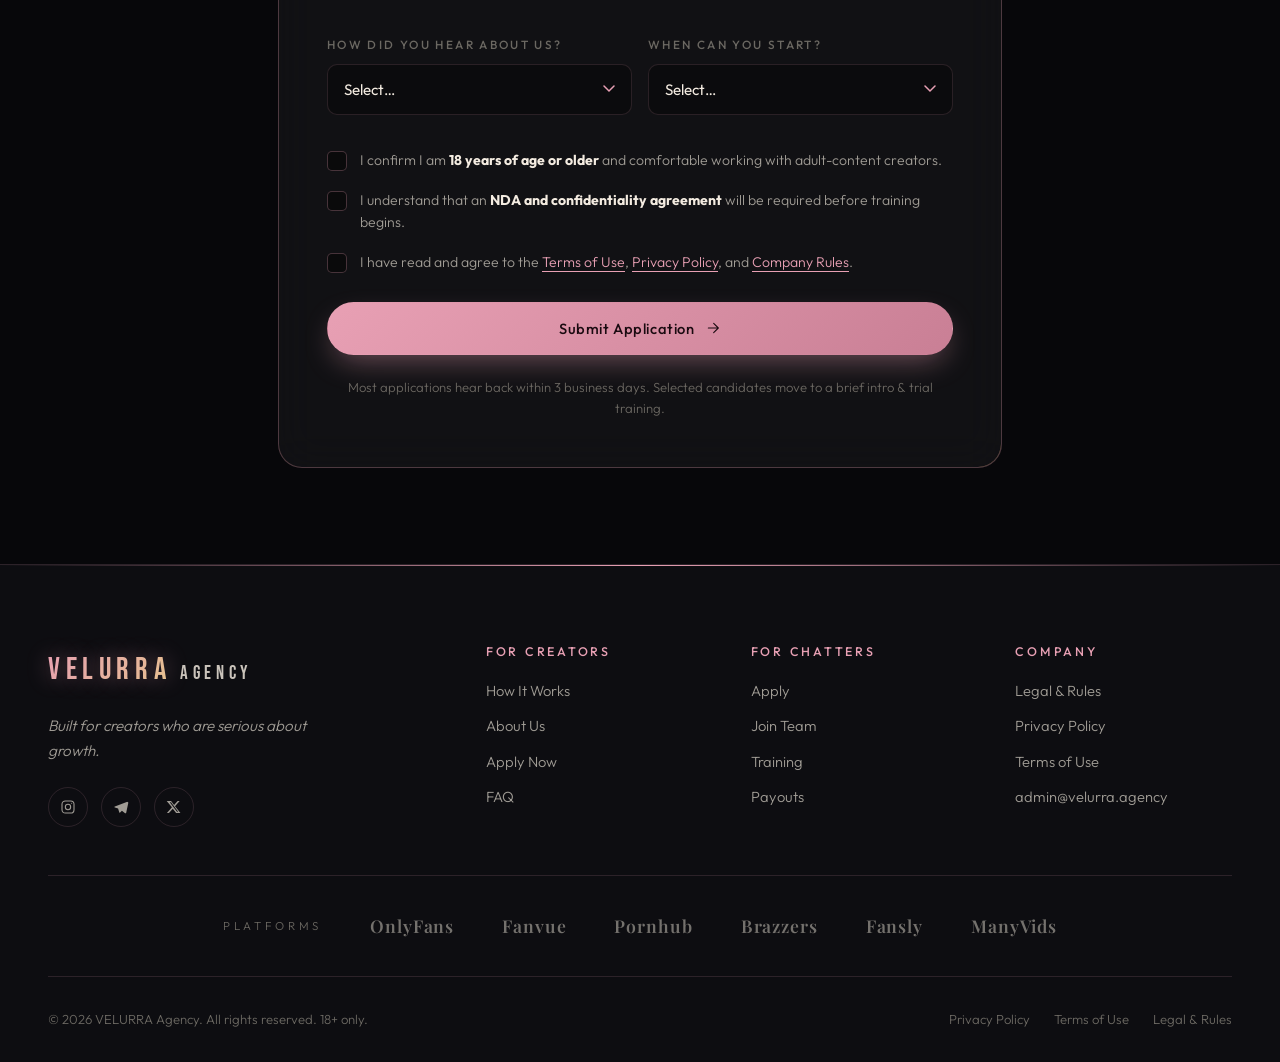
<file: apply-chatter.html>
<!DOCTYPE html>
<html lang="en">
<head>
<meta charset="UTF-8" />
<meta name="viewport" content="width=device-width, initial-scale=1.0" />
<meta name="description" content="Apply to join VELURRA Agency as a remote chat moderator. Weekly pay, flexible hours, full training provided." />
<title>Apply as Chatter — VELURRA Agency</title>

<link rel="preconnect" href="https://fonts.googleapis.com">
<link rel="preconnect" href="https://fonts.gstatic.com" crossorigin>
<link href="https://fonts.googleapis.com/css2?family=Bebas+Neue&family=Playfair+Display:ital,wght@0,400;0,600;0,700;1,400;1,600;1,700&family=Outfit:wght@300;400;500;600;700&display=swap" rel="stylesheet">
<link rel="stylesheet" href="styles.css">
</head>
<body>

<svg width="0" height="0" style="position:absolute" aria-hidden="true">
  <defs>
    <symbol id="i-arrow" viewBox="0 0 24 24"><path d="M5 12h14M13 5l7 7-7 7" fill="none" stroke="currentColor" stroke-width="1.6" stroke-linecap="round" stroke-linejoin="round"/></symbol>
    <symbol id="i-arrow-left" viewBox="0 0 24 24"><path d="M19 12H5M11 5L4 12l7 7" fill="none" stroke="currentColor" stroke-width="1.6" stroke-linecap="round" stroke-linejoin="round"/></symbol>
    <symbol id="i-check-circle" viewBox="0 0 24 24"><circle cx="12" cy="12" r="10" fill="none" stroke="currentColor" stroke-width="1.5"/><path d="M8 12.5l3 3 5-6" fill="none" stroke="currentColor" stroke-width="1.8" stroke-linecap="round" stroke-linejoin="round"/></symbol>
    <symbol id="i-clock" viewBox="0 0 24 24"><circle cx="12" cy="12" r="9" fill="none" stroke="currentColor" stroke-width="1.6"/><path d="M12 7v5l3.5 2.5" fill="none" stroke="currentColor" stroke-width="1.6" stroke-linecap="round"/></symbol>
    <symbol id="i-coin" viewBox="0 0 24 24"><circle cx="12" cy="12" r="9" fill="none" stroke="currentColor" stroke-width="1.6"/><path d="M14.5 9.5c-.5-1-1.5-1.5-2.7-1.5-1.5 0-2.8.7-2.8 2 0 2.7 5.5 1.3 5.5 4 0 1.3-1.3 2-2.8 2-1.2 0-2.2-.5-2.7-1.5M12 6.5v11" fill="none" stroke="currentColor" stroke-width="1.6" stroke-linecap="round"/></symbol>
    <symbol id="i-globe" viewBox="0 0 24 24"><circle cx="12" cy="12" r="9" fill="none" stroke="currentColor" stroke-width="1.5"/><path d="M3 12h18M12 3a13 13 0 0 1 0 18M12 3a13 13 0 0 0 0 18" fill="none" stroke="currentColor" stroke-width="1.5"/></symbol>
    <symbol id="i-spark" viewBox="0 0 24 24"><path d="M12 3v5M12 16v5M3 12h5M16 12h5M5.5 5.5l3.5 3.5M15 15l3.5 3.5M5.5 18.5l3.5-3.5M15 9l3.5-3.5" stroke="currentColor" stroke-width="1.4" stroke-linecap="round"/></symbol>
    <symbol id="i-instagram" viewBox="0 0 24 24"><rect x="3" y="3" width="18" height="18" rx="5" fill="none" stroke="currentColor" stroke-width="1.6"/><circle cx="12" cy="12" r="4" fill="none" stroke="currentColor" stroke-width="1.6"/><circle cx="17.5" cy="6.5" r="0.8" fill="currentColor"/></symbol>
    <symbol id="i-telegram" viewBox="0 0 24 24"><path d="M21.5 4.2 2.8 11.4c-1.1.4-1 1 .1 1.4l4.7 1.5 1.8 5.4c.2.6.4.8.8.8.4 0 .6-.2.9-.5l2.3-2.2 4.7 3.5c.9.5 1.5.2 1.7-.8l3.1-14.6c.2-1.1-.4-1.6-1.4-1.3z" fill="currentColor"/></symbol>
    <symbol id="i-x" viewBox="0 0 24 24"><path d="M17.5 3h3l-7 8 8.2 10h-6.5l-5-6.4L4.4 21H1.4l7.5-8.6L1 3h6.6l4.5 6 5.4-6zm-1 16h1.8L7.5 4.8H5.6L16.5 19z" fill="currentColor"/></symbol>
  </defs>
</svg>

<div class="scroll-progress" id="scrollProgress"></div>
<div class="cursor-dot" id="cursorDot"></div>
<div class="cursor-ring" id="cursorRing"></div>

<!-- ===== NAV ===== -->
<nav class="nav scrolled" id="nav">
  <div class="container nav-inner">
    <a href="index.html" class="logo" aria-label="VELURRA Agency home">
      <span class="velurra">VELURRA</span><span class="agency">AGENCY</span>
    </a>
    <ul class="nav-links" id="navLinks">
      <li><a href="index.html#about">About</a></li>
      <li><a href="index.html#chatters">For Chatters</a></li>
      <li><a href="index.html#faq">FAQ</a></li>
      <li><a href="legal.html">Legal</a></li>
      <li><a href="apply-creator.html" class="btn btn-outline nav-cta">Creator Apply</a></li>
    </ul>
    <button class="hamburger" id="hamburger" aria-label="Toggle menu" aria-expanded="false">
      <span></span><span></span><span></span>
    </button>
  </div>
</nav>

<!-- ===== APPLY HERO ===== -->
<header class="apply-hero">
  <div class="hero-bg" aria-hidden="true">
    <div class="blob b1"></div>
    <div class="blob b2"></div>
  </div>
  <div class="container apply-hero-content">
    <a href="index.html" style="display:inline-flex; align-items:center; gap:0.5rem; color:var(--text-mute); font-size:0.85rem; letter-spacing:0.1em; text-transform:uppercase; margin-bottom:2rem;">
      <svg class="icon" width="16" height="16"><use href="#i-arrow-left"/></svg>
      Back to home
    </a>
    <span class="eyebrow center reveal">Chatter Application</span>
    <h1 class="reveal delay-1"><span class="grad">Earn From Home.</span></h1>
    <p class="reveal delay-2">Join VELURRA's remote team. Weekly pay, flexible hours, full training. We hire potential — communication skills matter more than experience.</p>
  </div>
</header>

<!-- ===== PERKS STRIP ===== -->
<section class="apply-criteria-strip">
  <div class="container">
    <div class="apply-criteria-grid">
      <div class="item"><svg class="icon"><use href="#i-coin"/></svg><span><strong style="color:var(--cream);">Weekly</strong> payouts</span></div>
      <div class="item"><svg class="icon"><use href="#i-globe"/></svg><span>100% Remote</span></div>
      <div class="item"><svg class="icon"><use href="#i-clock"/></svg><span>Flexible hours</span></div>
      <div class="item"><svg class="icon"><use href="#i-spark"/></svg><span>Paid training</span></div>
    </div>
  </div>
</section>

<!-- ===== FORM ===== -->
<section class="apply-form-section">
  <div class="container">
    <form class="form-card reveal" action="https://api.web3forms.com/submit" method="POST" onsubmit="handleForm(event)">
      <!-- Web3Forms: replace with your access key from https://web3forms.com -->
      <input type="hidden" name="access_key" value="fbcb8f2e-7159-4f2f-aee3-7b00a7a1ac8d">
      <input type="hidden" name="subject" value="New Chatter Application — VELURRA Agency">
      <input type="hidden" name="from_name" value="VELURRA Agency — Chatter Application">
      <input type="checkbox" name="botcheck" style="display:none;" tabindex="-1" autocomplete="off">

      <h3>Chatter Application</h3>
      <p class="form-sub">A real human reads every submission. We're hiring globally — every timezone covered.</p>

      <div class="form-grid">
        <div class="field"><label for="ch-name">Full Name</label><input id="ch-name" name="name" type="text" placeholder="Your full name" required></div>
        <div class="field"><label for="ch-email">Email</label><input id="ch-email" name="email" type="email" placeholder="you@email.com" required></div>

        <div class="field"><label for="ch-age">Age (must be 18+)</label><input id="ch-age" name="age" type="number" min="18" max="99" placeholder="18+" required></div>
        <div class="field"><label for="ch-country">Country</label><input id="ch-country" name="country" type="text" placeholder="e.g. Philippines" required></div>

        <div class="field"><label for="ch-tz">Timezone</label><input id="ch-tz" name="timezone" type="text" placeholder="e.g. EST, GMT+1, UTC+8" required></div>
        <div class="field"><label for="ch-lang">Primary language</label><input id="ch-lang" name="language" type="text" placeholder="e.g. English (native)" required></div>

        <div class="field"><label for="ch-hrs">Hours/week available</label><select id="ch-hrs" name="hours" required>
          <option value="">Select…</option>
          <option>10 – 20 hrs</option>
          <option>20 – 30 hrs</option>
          <option>30 – 40 hrs</option>
          <option>40+ hrs</option>
        </select></div>
        <div class="field"><label for="ch-exp">Chat experience</label><select id="ch-exp" name="experience" required>
          <option value="">Select…</option>
          <option>None — willing to learn</option>
          <option>Some customer service / chat</option>
          <option>Previous OF / Fansly chatter</option>
          <option>Senior chatter / team lead</option>
        </select></div>

        <div class="field"><label for="ch-typing">Typing speed (WPM)</label><select id="ch-typing" name="typing">
          <option value="">Select…</option>
          <option>Under 40 WPM</option>
          <option>40 – 60 WPM</option>
          <option>60 – 80 WPM</option>
          <option>80+ WPM</option>
        </select></div>
        <div class="field"><label for="ch-device">Device</label><select id="ch-device" name="device">
          <option value="">Select…</option>
          <option>Desktop / Laptop</option>
          <option>Tablet</option>
          <option>Phone only</option>
          <option>Multiple</option>
        </select></div>

        <div class="field full"><label for="ch-intro">Brief intro</label><textarea id="ch-intro" name="intro" placeholder="Tell us a little about you, your communication style, and why you'd be great at this." required></textarea></div>

        <div class="field full"><label for="ch-sample">Sample reply (optional)</label><textarea id="ch-sample" name="sample" placeholder="Write a flirty but tasteful reply to a fan who says: 'Hey gorgeous, what are you up to tonight?'"></textarea></div>

        <div class="field"><label for="ch-source">How did you hear about us?</label><select id="ch-source" name="source">
          <option value="">Select…</option>
          <option>Instagram</option>
          <option>Twitter / X</option>
          <option>Telegram</option>
          <option>Job board</option>
          <option>Referral</option>
          <option>Google search</option>
          <option>Other</option>
        </select></div>
        <div class="field"><label for="ch-start">When can you start?</label><select id="ch-start" name="start">
          <option value="">Select…</option>
          <option>Immediately</option>
          <option>Within 1 week</option>
          <option>Within 2 weeks</option>
          <option>1+ month</option>
        </select></div>
      </div>

      <label class="checkbox-row">
        <input type="checkbox" name="age_confirm" required>
        <span>I confirm I am <strong style="color:var(--cream);">18 years of age or older</strong> and comfortable working with adult-content creators.</span>
      </label>
      <label class="checkbox-row">
        <input type="checkbox" name="nda" required>
        <span>I understand that an <strong style="color:var(--cream);">NDA and confidentiality agreement</strong> will be required before training begins.</span>
      </label>
      <label class="checkbox-row">
        <input type="checkbox" name="terms" required>
        <span>I have read and agree to the <a href="legal.html#terms">Terms of Use</a>, <a href="legal.html#privacy">Privacy Policy</a>, and <a href="legal.html#rules">Company Rules</a>.</span>
      </label>

      <button type="submit" class="btn btn-primary" style="width:100%; justify-content:center; margin-top:0.6rem;">Submit Application <span class="arrow"><svg class="icon" width="16" height="16"><use href="#i-arrow"/></svg></span></button>

      <p style="text-align:center; margin-top:1.4rem; font-size:0.82rem; color:var(--text-mute);">
        Most applications hear back within 3 business days. Selected candidates move to a brief intro &amp; trial training.
      </p>
    </form>
  </div>
</section>

<!-- ===== FOOTER ===== -->
<footer class="footer">
  <div class="container">
    <div class="footer-top">
      <div class="footer-brand">
        <a href="index.html" class="logo"><span class="velurra">VELURRA</span><span class="agency">AGENCY</span></a>
        <p>Built for creators who are serious about growth.</p>
        <div class="socials">
          <a href="#" class="social" aria-label="Instagram"><svg><use href="#i-instagram"/></svg></a>
          <a href="#" class="social" aria-label="Telegram"><svg><use href="#i-telegram"/></svg></a>
          <a href="#" class="social" aria-label="Twitter / X"><svg><use href="#i-x"/></svg></a>
        </div>
      </div>
      <div class="footer-col">
        <h4>For Creators</h4>
        <ul>
          <li><a href="index.html#how">How It Works</a></li>
          <li><a href="index.html#about">About Us</a></li>
          <li><a href="apply-creator.html">Apply Now</a></li>
          <li><a href="index.html#faq">FAQ</a></li>
        </ul>
      </div>
      <div class="footer-col">
        <h4>For Chatters</h4>
        <ul>
          <li><a href="apply-chatter.html">Apply</a></li>
          <li><a href="index.html#chatters">Join Team</a></li>
          <li><a href="index.html#chatters">Training</a></li>
          <li><a href="index.html#chatters">Payouts</a></li>
        </ul>
      </div>
      <div class="footer-col">
        <h4>Company</h4>
        <ul>
          <li><a href="legal.html">Legal &amp; Rules</a></li>
          <li><a href="legal.html#privacy">Privacy Policy</a></li>
          <li><a href="legal.html#terms">Terms of Use</a></li>
          <li><a href="mailto:admin@velurra.agency">admin@velurra.agency</a></li>
        </ul>
      </div>
    </div>

    <div class="footer-partners">
      <span class="lbl">Platforms</span>
      <div class="partner"><span class="name">OnlyFans</span></div>
      <div class="partner"><span class="name">Fanvue</span></div>
      <div class="partner"><span class="name">Pornhub</span></div>
      <div class="partner"><span class="name">Brazzers</span></div>
      <div class="partner"><span class="name">Fansly</span></div>
      <div class="partner"><span class="name">ManyVids</span></div>
    </div>

    <div class="footer-bot">
      <p>© <span id="year"></span> VELURRA Agency. All rights reserved. 18+ only.</p>
      <div class="footer-legal">
        <a href="legal.html#privacy">Privacy Policy</a>
        <a href="legal.html#terms">Terms of Use</a>
        <a href="legal.html">Legal &amp; Rules</a>
      </div>
    </div>
  </div>
</footer>

<script src="script.js"></script>
</body>
</html>
</file>
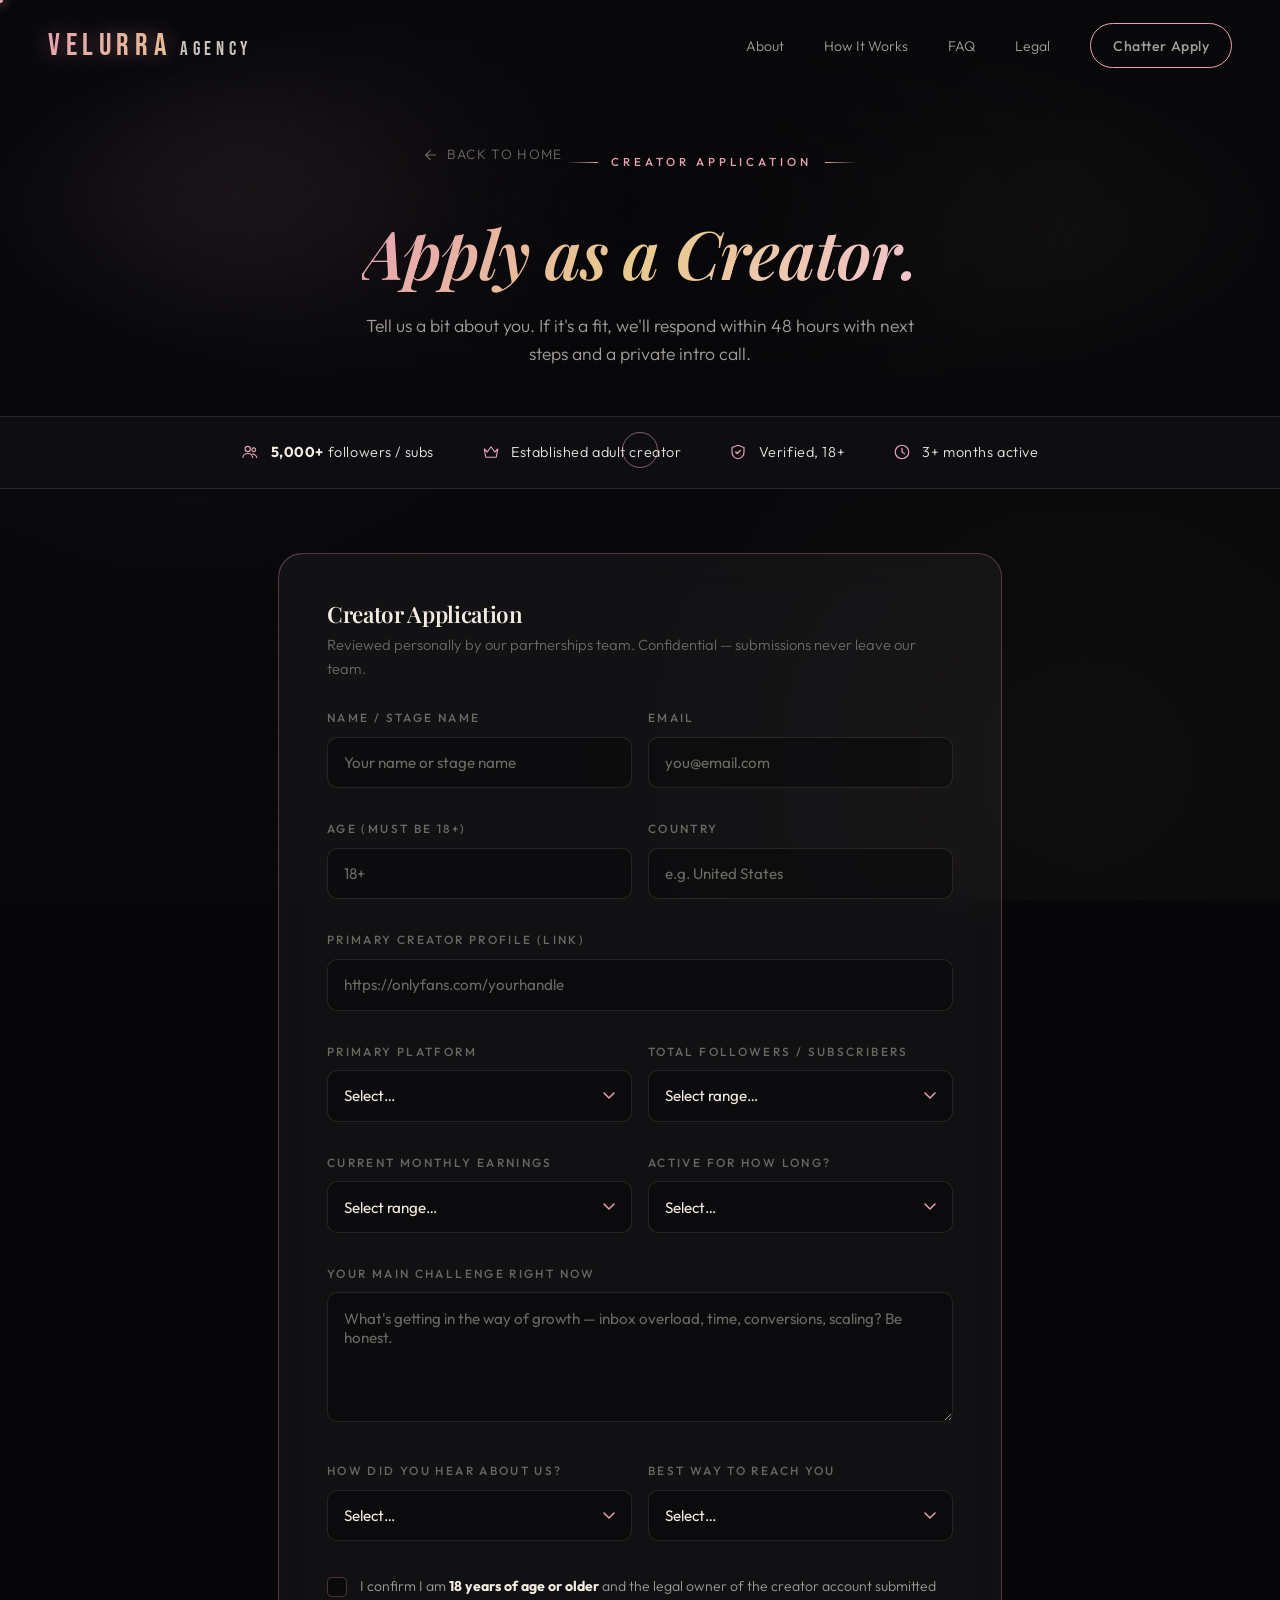
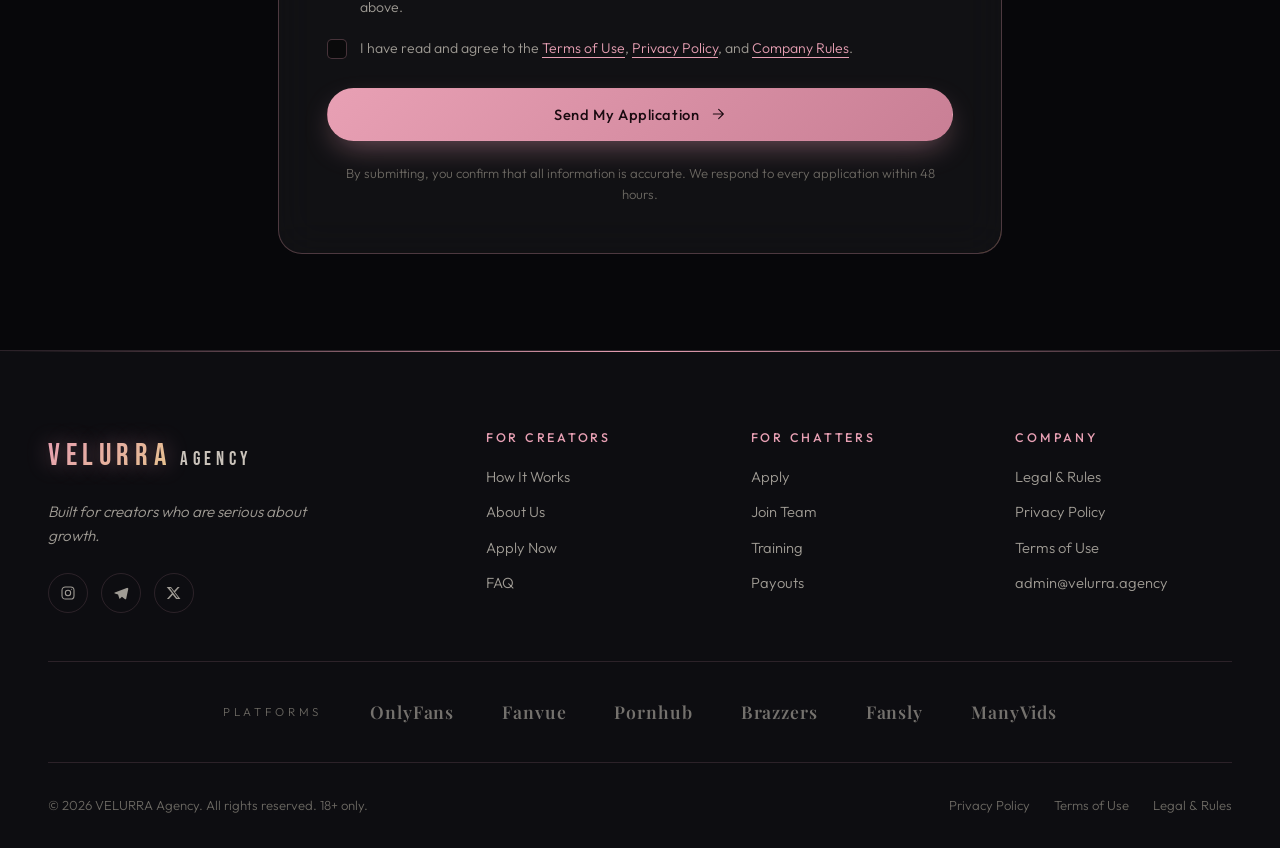
<file: apply-creator.html>
<!DOCTYPE html>
<html lang="en">
<head>
<meta charset="UTF-8" />
<meta name="viewport" content="width=device-width, initial-scale=1.0" />
<meta name="description" content="Apply to VELURRA Agency as a creator. For OnlyFans, Fansly &amp; Fanvue creators with 5K+ followers." />
<title>Apply as Creator — VELURRA Agency</title>

<link rel="preconnect" href="https://fonts.googleapis.com">
<link rel="preconnect" href="https://fonts.gstatic.com" crossorigin>
<link href="https://fonts.googleapis.com/css2?family=Bebas+Neue&family=Playfair+Display:ital,wght@0,400;0,600;0,700;1,400;1,600;1,700&family=Outfit:wght@300;400;500;600;700&display=swap" rel="stylesheet">
<link rel="stylesheet" href="styles.css">
</head>
<body>

<svg width="0" height="0" style="position:absolute" aria-hidden="true">
  <defs>
    <symbol id="i-arrow" viewBox="0 0 24 24"><path d="M5 12h14M13 5l7 7-7 7" fill="none" stroke="currentColor" stroke-width="1.6" stroke-linecap="round" stroke-linejoin="round"/></symbol>
    <symbol id="i-arrow-left" viewBox="0 0 24 24"><path d="M19 12H5M11 5L4 12l7 7" fill="none" stroke="currentColor" stroke-width="1.6" stroke-linecap="round" stroke-linejoin="round"/></symbol>
    <symbol id="i-check" viewBox="0 0 24 24"><path d="M5 13l4 4L19 7" fill="none" stroke="currentColor" stroke-width="2" stroke-linecap="round" stroke-linejoin="round"/></symbol>
    <symbol id="i-check-circle" viewBox="0 0 24 24"><circle cx="12" cy="12" r="10" fill="none" stroke="currentColor" stroke-width="1.5"/><path d="M8 12.5l3 3 5-6" fill="none" stroke="currentColor" stroke-width="1.8" stroke-linecap="round" stroke-linejoin="round"/></symbol>
    <symbol id="i-shield" viewBox="0 0 24 24"><path d="M12 3l8 3v6c0 5-3.5 8.5-8 9-4.5-.5-8-4-8-9V6l8-3z" fill="none" stroke="currentColor" stroke-width="1.6" stroke-linejoin="round"/><path d="M9 12l2 2 4-4" fill="none" stroke="currentColor" stroke-width="1.8" stroke-linecap="round" stroke-linejoin="round"/></symbol>
    <symbol id="i-clock" viewBox="0 0 24 24"><circle cx="12" cy="12" r="9" fill="none" stroke="currentColor" stroke-width="1.6"/><path d="M12 7v5l3.5 2.5" fill="none" stroke="currentColor" stroke-width="1.6" stroke-linecap="round"/></symbol>
    <symbol id="i-crown" viewBox="0 0 24 24"><path d="M3 8l4 4 5-7 5 7 4-4-2 11H5L3 8z" fill="none" stroke="currentColor" stroke-width="1.5" stroke-linejoin="round"/></symbol>
    <symbol id="i-users" viewBox="0 0 24 24"><circle cx="9" cy="8" r="3.5" fill="none" stroke="currentColor" stroke-width="1.5"/><path d="M2.5 20c0-3.5 3-6 6.5-6s6.5 2.5 6.5 6" fill="none" stroke="currentColor" stroke-width="1.5"/><circle cx="17" cy="9" r="2.5" fill="none" stroke="currentColor" stroke-width="1.5"/><path d="M15 14.5c3 .3 6 2.5 6 5.5" fill="none" stroke="currentColor" stroke-width="1.5"/></symbol>
    <symbol id="i-instagram" viewBox="0 0 24 24"><rect x="3" y="3" width="18" height="18" rx="5" fill="none" stroke="currentColor" stroke-width="1.6"/><circle cx="12" cy="12" r="4" fill="none" stroke="currentColor" stroke-width="1.6"/><circle cx="17.5" cy="6.5" r="0.8" fill="currentColor"/></symbol>
    <symbol id="i-telegram" viewBox="0 0 24 24"><path d="M21.5 4.2 2.8 11.4c-1.1.4-1 1 .1 1.4l4.7 1.5 1.8 5.4c.2.6.4.8.8.8.4 0 .6-.2.9-.5l2.3-2.2 4.7 3.5c.9.5 1.5.2 1.7-.8l3.1-14.6c.2-1.1-.4-1.6-1.4-1.3z" fill="currentColor"/></symbol>
    <symbol id="i-x" viewBox="0 0 24 24"><path d="M17.5 3h3l-7 8 8.2 10h-6.5l-5-6.4L4.4 21H1.4l7.5-8.6L1 3h6.6l4.5 6 5.4-6zm-1 16h1.8L7.5 4.8H5.6L16.5 19z" fill="currentColor"/></symbol>
  </defs>
</svg>

<div class="scroll-progress" id="scrollProgress"></div>
<div class="cursor-dot" id="cursorDot"></div>
<div class="cursor-ring" id="cursorRing"></div>

<!-- ===== NAV ===== -->
<nav class="nav scrolled" id="nav">
  <div class="container nav-inner">
    <a href="index.html" class="logo" aria-label="VELURRA Agency home">
      <span class="velurra">VELURRA</span><span class="agency">AGENCY</span>
    </a>
    <ul class="nav-links" id="navLinks">
      <li><a href="index.html#about">About</a></li>
      <li><a href="index.html#how">How It Works</a></li>
      <li><a href="index.html#faq">FAQ</a></li>
      <li><a href="legal.html">Legal</a></li>
      <li><a href="apply-chatter.html" class="btn btn-outline nav-cta">Chatter Apply</a></li>
    </ul>
    <button class="hamburger" id="hamburger" aria-label="Toggle menu" aria-expanded="false">
      <span></span><span></span><span></span>
    </button>
  </div>
</nav>

<!-- ===== APPLY HERO ===== -->
<header class="apply-hero">
  <div class="hero-bg" aria-hidden="true">
    <div class="blob b1"></div>
    <div class="blob b2"></div>
  </div>
  <div class="container apply-hero-content">
    <a href="index.html" style="display:inline-flex; align-items:center; gap:0.5rem; color:var(--text-mute); font-size:0.85rem; letter-spacing:0.1em; text-transform:uppercase; margin-bottom:2rem;">
      <svg class="icon" width="16" height="16"><use href="#i-arrow-left"/></svg>
      Back to home
    </a>
    <span class="eyebrow center reveal">Creator Application</span>
    <h1 class="reveal delay-1"><span class="grad">Apply as a Creator.</span></h1>
    <p class="reveal delay-2">Tell us a bit about you. If it's a fit, we'll respond within 48 hours with next steps and a private intro call.</p>
  </div>
</header>

<!-- ===== ELIGIBILITY STRIP ===== -->
<section class="apply-criteria-strip">
  <div class="container">
    <div class="apply-criteria-grid">
      <div class="item"><svg class="icon"><use href="#i-users"/></svg><span><strong style="color:var(--cream);">5,000+</strong> followers / subs</span></div>
      <div class="item"><svg class="icon"><use href="#i-crown"/></svg><span>Established adult creator</span></div>
      <div class="item"><svg class="icon"><use href="#i-shield"/></svg><span>Verified, 18+</span></div>
      <div class="item"><svg class="icon"><use href="#i-clock"/></svg><span>3+ months active</span></div>
    </div>
  </div>
</section>

<!-- ===== FORM ===== -->
<section class="apply-form-section">
  <div class="container">
    <form class="form-card reveal" action="https://api.web3forms.com/submit" method="POST" data-webhook="https://senteu.app.n8n.cloud/webhook/lead-intake" onsubmit="handleForm(event)">
      <!-- Web3Forms: replace with your access key from https://web3forms.com -->
      <input type="hidden" name="access_key" value="743cc902-ad99-4cf2-b957-b3acdc1cf72c">
      <input type="hidden" name="subject" value="New Creator Application — VELURRA Agency">
      <input type="hidden" name="from_name" value="VELURRA Agency — Creator Application">
      <input type="checkbox" name="botcheck" style="display:none;" tabindex="-1" autocomplete="off">

      <h3>Creator Application</h3>
      <p class="form-sub">Reviewed personally by our partnerships team. Confidential — submissions never leave our team.</p>

      <div class="form-grid">
        <div class="field"><label for="cr-name">Name / Stage Name</label><input id="cr-name" name="name" type="text" placeholder="Your name or stage name" required></div>
        <div class="field"><label for="cr-email">Email</label><input id="cr-email" name="email" type="email" placeholder="you@email.com" required></div>

        <div class="field"><label for="cr-age">Age (must be 18+)</label><input id="cr-age" name="age" type="number" min="18" max="99" placeholder="18+" required></div>
        <div class="field"><label for="cr-country">Country</label><input id="cr-country" name="country" type="text" placeholder="e.g. United States" required></div>

        <div class="field full"><label for="cr-of">Primary creator profile (link)</label><input id="cr-of" name="profile" type="url" placeholder="https://onlyfans.com/yourhandle" required></div>

        <div class="field"><label for="cr-platform">Primary platform</label><select id="cr-platform" name="platform" required>
          <option value="">Select…</option>
          <option>OnlyFans</option>
          <option>Fansly</option>
          <option>Fanvue</option>
          <option>LoyalFans</option>
          <option>JustForFans</option>
          <option>ManyVids</option>
          <option>Multiple platforms</option>
          <option>Other</option>
        </select></div>
        <div class="field"><label for="cr-followers">Total followers / subscribers</label><select id="cr-followers" name="followers" required>
          <option value="">Select range…</option>
          <option value="under">Under 5K (we'll keep your info on file)</option>
          <option>5K – 15K</option>
          <option>15K – 50K</option>
          <option>50K – 250K</option>
          <option>250K – 1M</option>
          <option>1M+</option>
        </select></div>

        <div class="field"><label for="cr-rev">Current monthly earnings</label><select id="cr-rev" name="revenue" required>
          <option value="">Select range…</option>
          <option>Under $5K / month</option>
          <option>$5K – $15K / month</option>
          <option>$15K – $50K / month</option>
          <option>$50K – $100K / month</option>
          <option>$100K+ / month</option>
        </select></div>
        <div class="field"><label for="cr-tenure">Active for how long?</label><select id="cr-tenure" name="tenure" required>
          <option value="">Select…</option>
          <option>Less than 3 months</option>
          <option>3 – 6 months</option>
          <option>6 – 12 months</option>
          <option>1 – 2 years</option>
          <option>2+ years</option>
        </select></div>

        <div class="field full"><label for="cr-challenge">Your main challenge right now</label><textarea id="cr-challenge" name="challenge" placeholder="What's getting in the way of growth — inbox overload, time, conversions, scaling? Be honest." required></textarea></div>

        <div class="field"><label for="cr-source">How did you hear about us?</label><select id="cr-source" name="source">
          <option value="">Select…</option>
          <option>Instagram</option>
          <option>Twitter / X</option>
          <option>Telegram</option>
          <option>Referral from creator</option>
          <option>Google search</option>
          <option>Other</option>
        </select></div>
        <div class="field"><label for="cr-contact">Best way to reach you</label><select id="cr-contact" name="contact_method">
          <option value="">Select…</option>
          <option>Email</option>
          <option>Telegram</option>
          <option>Instagram DM</option>
          <option>Twitter DM</option>
        </select></div>
      </div>

      <label class="checkbox-row">
        <input type="checkbox" name="age_confirm" required>
        <span>I confirm I am <strong style="color:var(--cream);">18 years of age or older</strong> and the legal owner of the creator account submitted above.</span>
      </label>
      <label class="checkbox-row">
        <input type="checkbox" name="terms" required>
        <span>I have read and agree to the <a href="legal.html#terms">Terms of Use</a>, <a href="legal.html#privacy">Privacy Policy</a>, and <a href="legal.html#rules">Company Rules</a>.</span>
      </label>

      <button type="submit" class="btn btn-primary" style="width:100%; justify-content:center; margin-top:0.6rem;">Send My Application <span class="arrow"><svg class="icon" width="16" height="16"><use href="#i-arrow"/></svg></span></button>

      <p style="text-align:center; margin-top:1.4rem; font-size:0.82rem; color:var(--text-mute);">
        By submitting, you confirm that all information is accurate. We respond to every application within 48 hours.
      </p>
    </form>
  </div>
</section>

<!-- ===== FOOTER ===== -->
<footer class="footer">
  <div class="container">
    <div class="footer-top">
      <div class="footer-brand">
        <a href="index.html" class="logo"><span class="velurra">VELURRA</span><span class="agency">AGENCY</span></a>
        <p>Built for creators who are serious about growth.</p>
        <div class="socials">
          <a href="#" class="social" aria-label="Instagram"><svg><use href="#i-instagram"/></svg></a>
          <a href="#" class="social" aria-label="Telegram"><svg><use href="#i-telegram"/></svg></a>
          <a href="#" class="social" aria-label="Twitter / X"><svg><use href="#i-x"/></svg></a>
        </div>
      </div>
      <div class="footer-col">
        <h4>For Creators</h4>
        <ul>
          <li><a href="index.html#how">How It Works</a></li>
          <li><a href="index.html#about">About Us</a></li>
          <li><a href="apply-creator.html">Apply Now</a></li>
          <li><a href="index.html#faq">FAQ</a></li>
        </ul>
      </div>
      <div class="footer-col">
        <h4>For Chatters</h4>
        <ul>
          <li><a href="apply-chatter.html">Apply</a></li>
          <li><a href="index.html#chatters">Join Team</a></li>
          <li><a href="index.html#chatters">Training</a></li>
          <li><a href="index.html#chatters">Payouts</a></li>
        </ul>
      </div>
      <div class="footer-col">
        <h4>Company</h4>
        <ul>
          <li><a href="legal.html">Legal &amp; Rules</a></li>
          <li><a href="legal.html#privacy">Privacy Policy</a></li>
          <li><a href="legal.html#terms">Terms of Use</a></li>
          <li><a href="mailto:admin@velurra.agency">admin@velurra.agency</a></li>
        </ul>
      </div>
    </div>

    <div class="footer-partners">
      <span class="lbl">Platforms</span>
      <div class="partner"><span class="name">OnlyFans</span></div>
      <div class="partner"><span class="name">Fanvue</span></div>
      <div class="partner"><span class="name">Pornhub</span></div>
      <div class="partner"><span class="name">Brazzers</span></div>
      <div class="partner"><span class="name">Fansly</span></div>
      <div class="partner"><span class="name">ManyVids</span></div>
    </div>

    <div class="footer-bot">
      <p>© <span id="year"></span> VELURRA Agency. All rights reserved. 18+ only.</p>
      <div class="footer-legal">
        <a href="legal.html#privacy">Privacy Policy</a>
        <a href="legal.html#terms">Terms of Use</a>
        <a href="legal.html">Legal &amp; Rules</a>
      </div>
    </div>
  </div>
</footer>

<script src="script.js"></script>
</body>
</html>
</file>
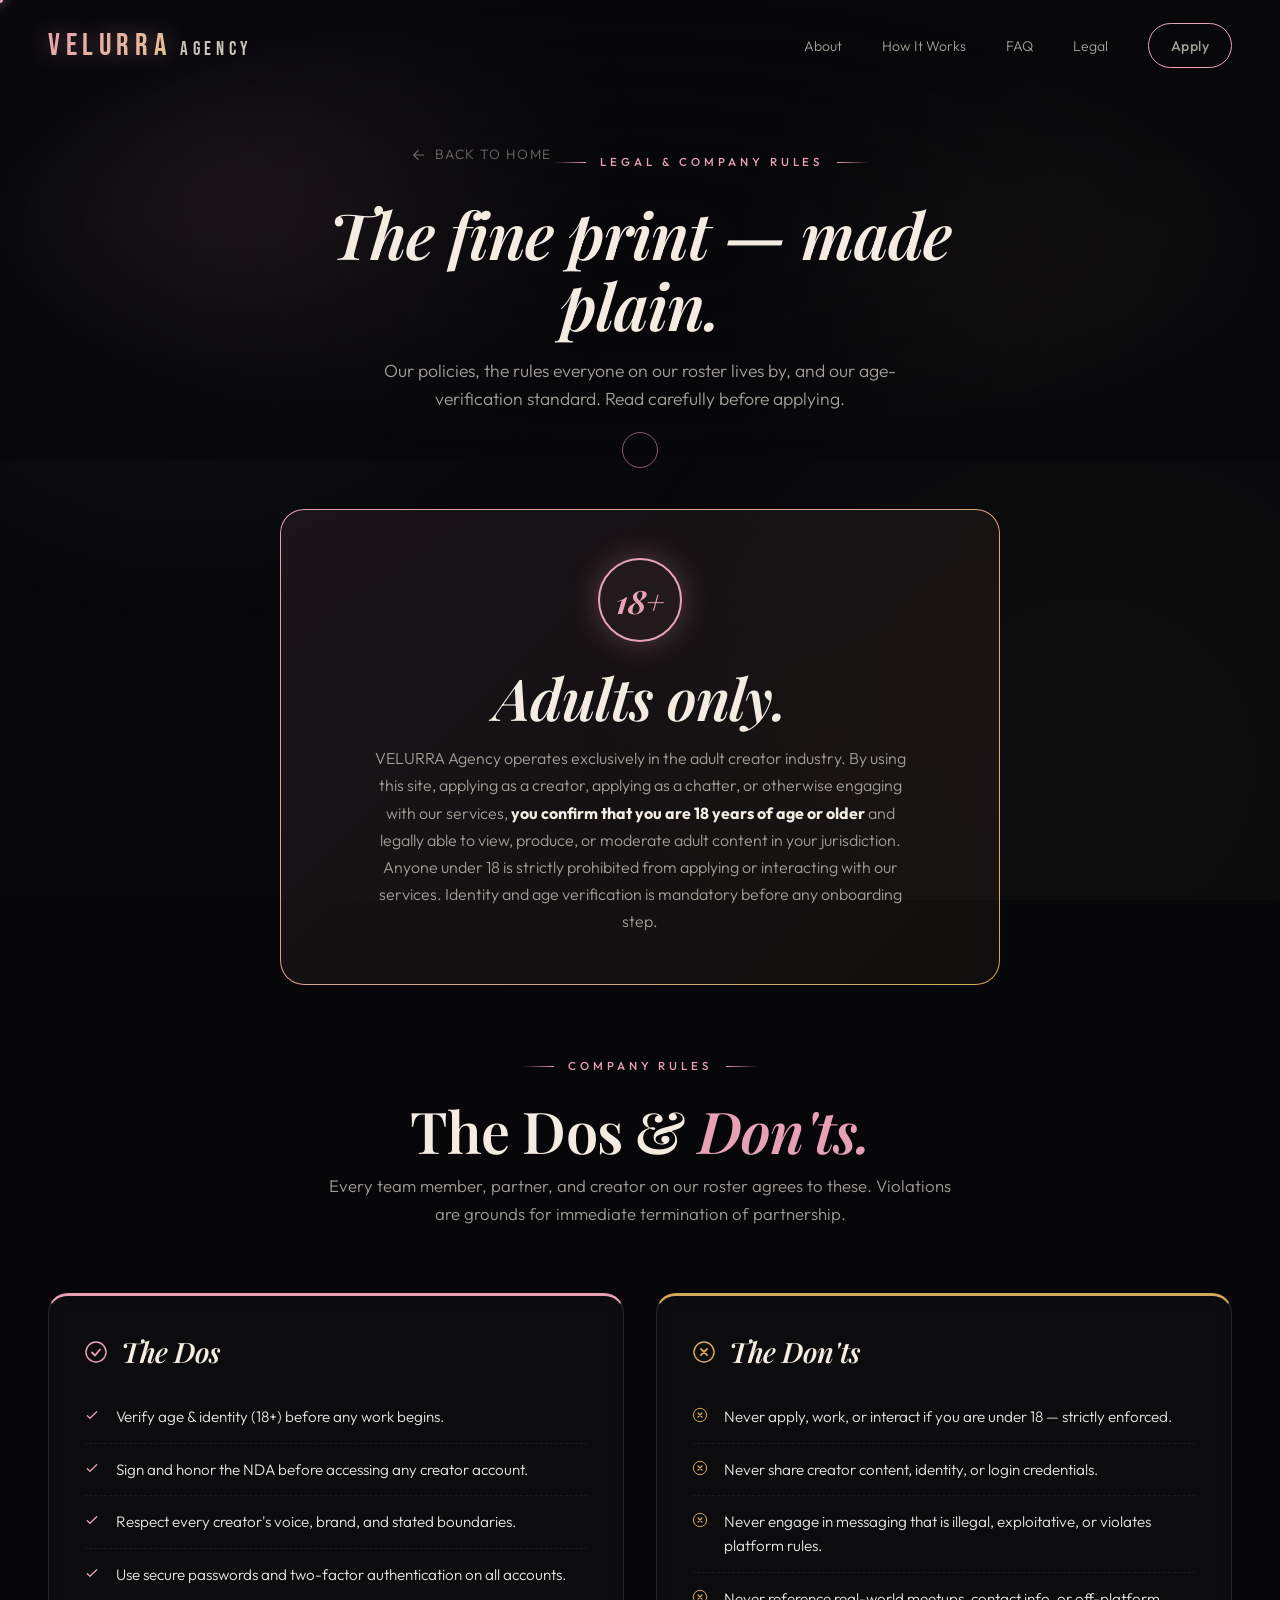
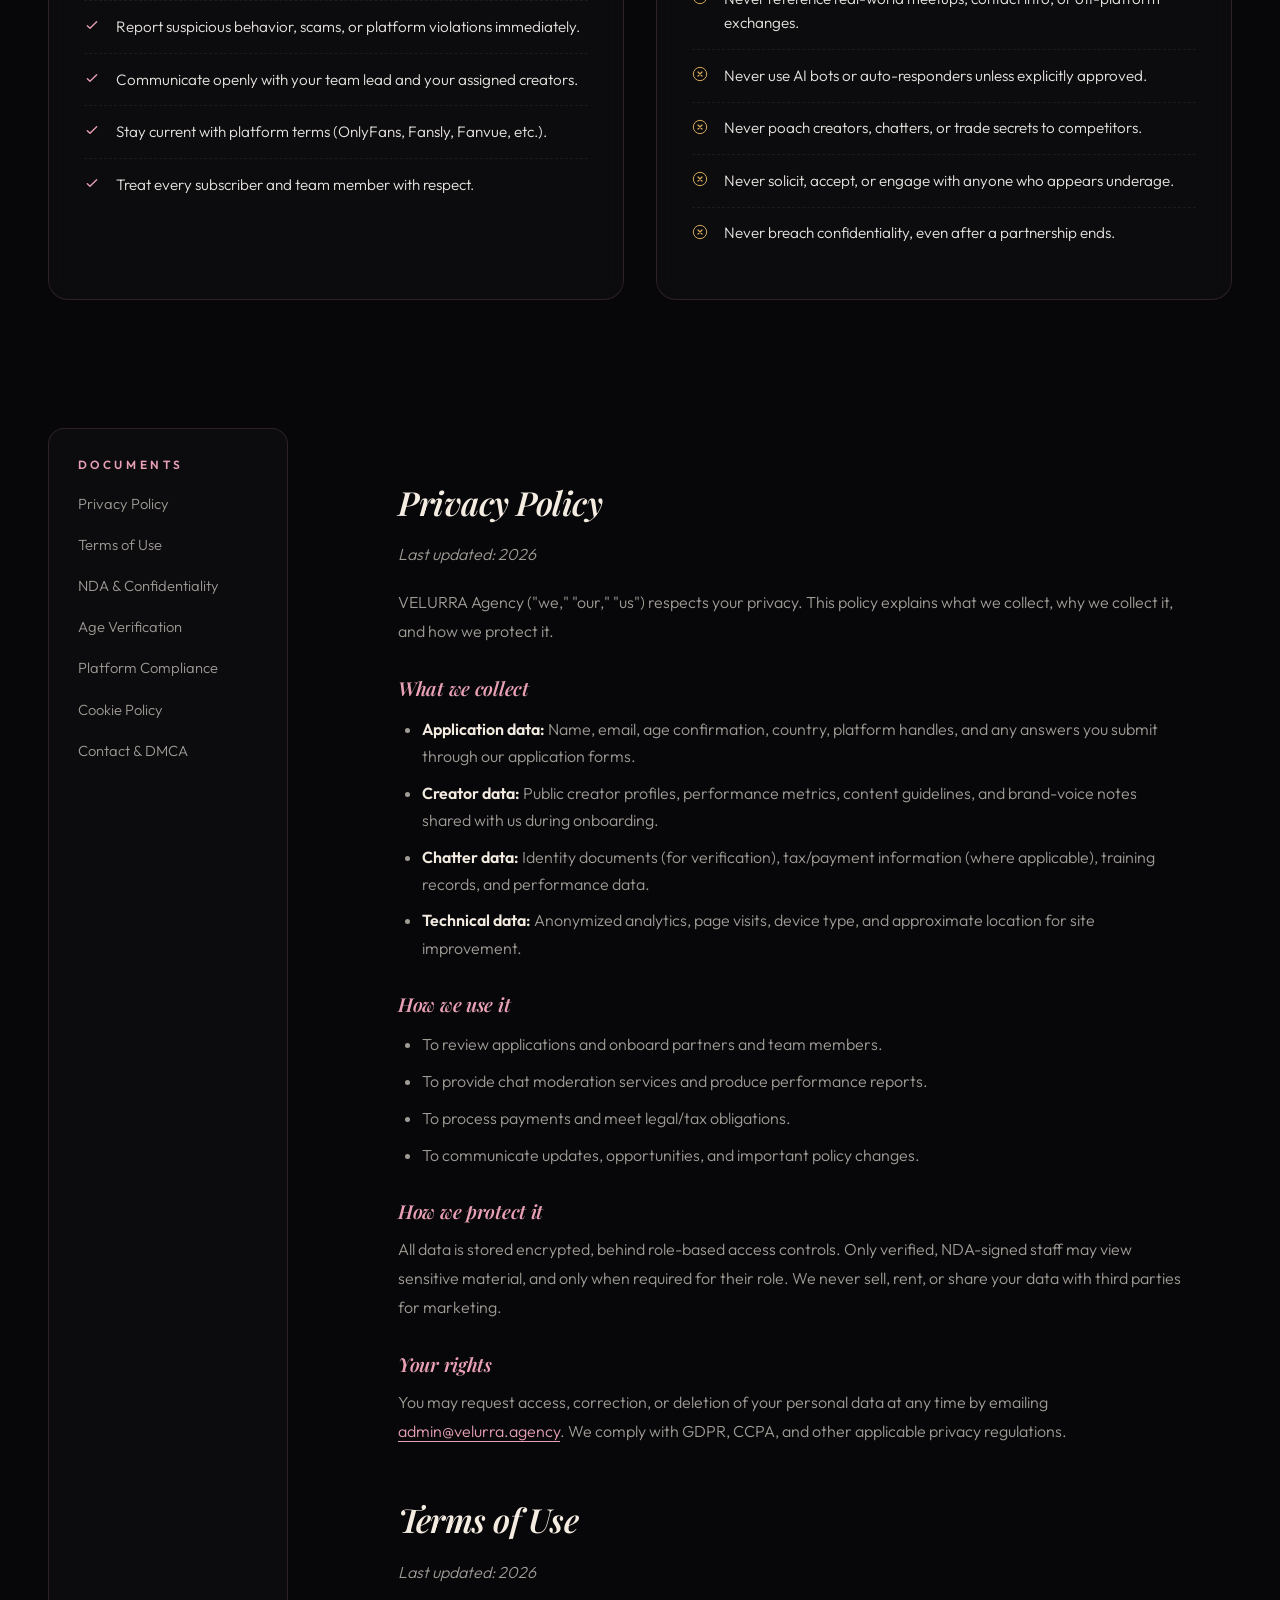
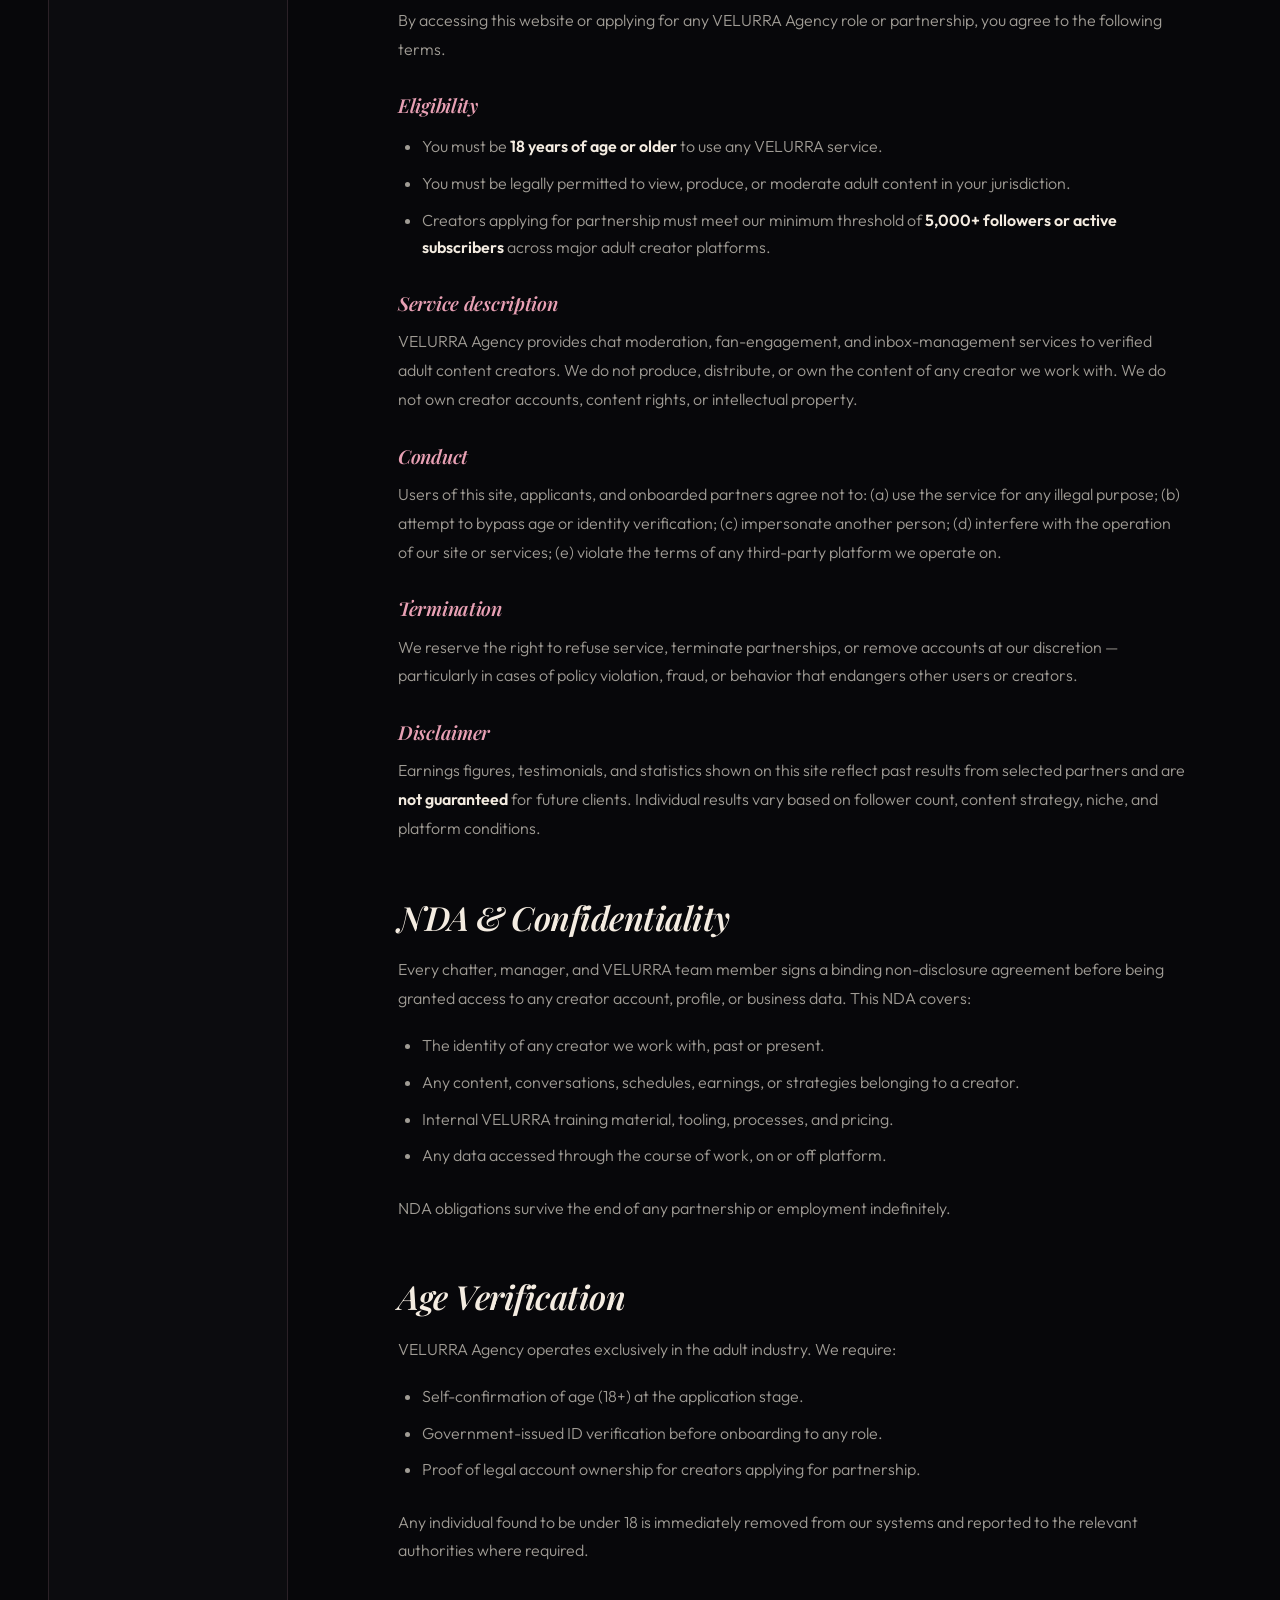
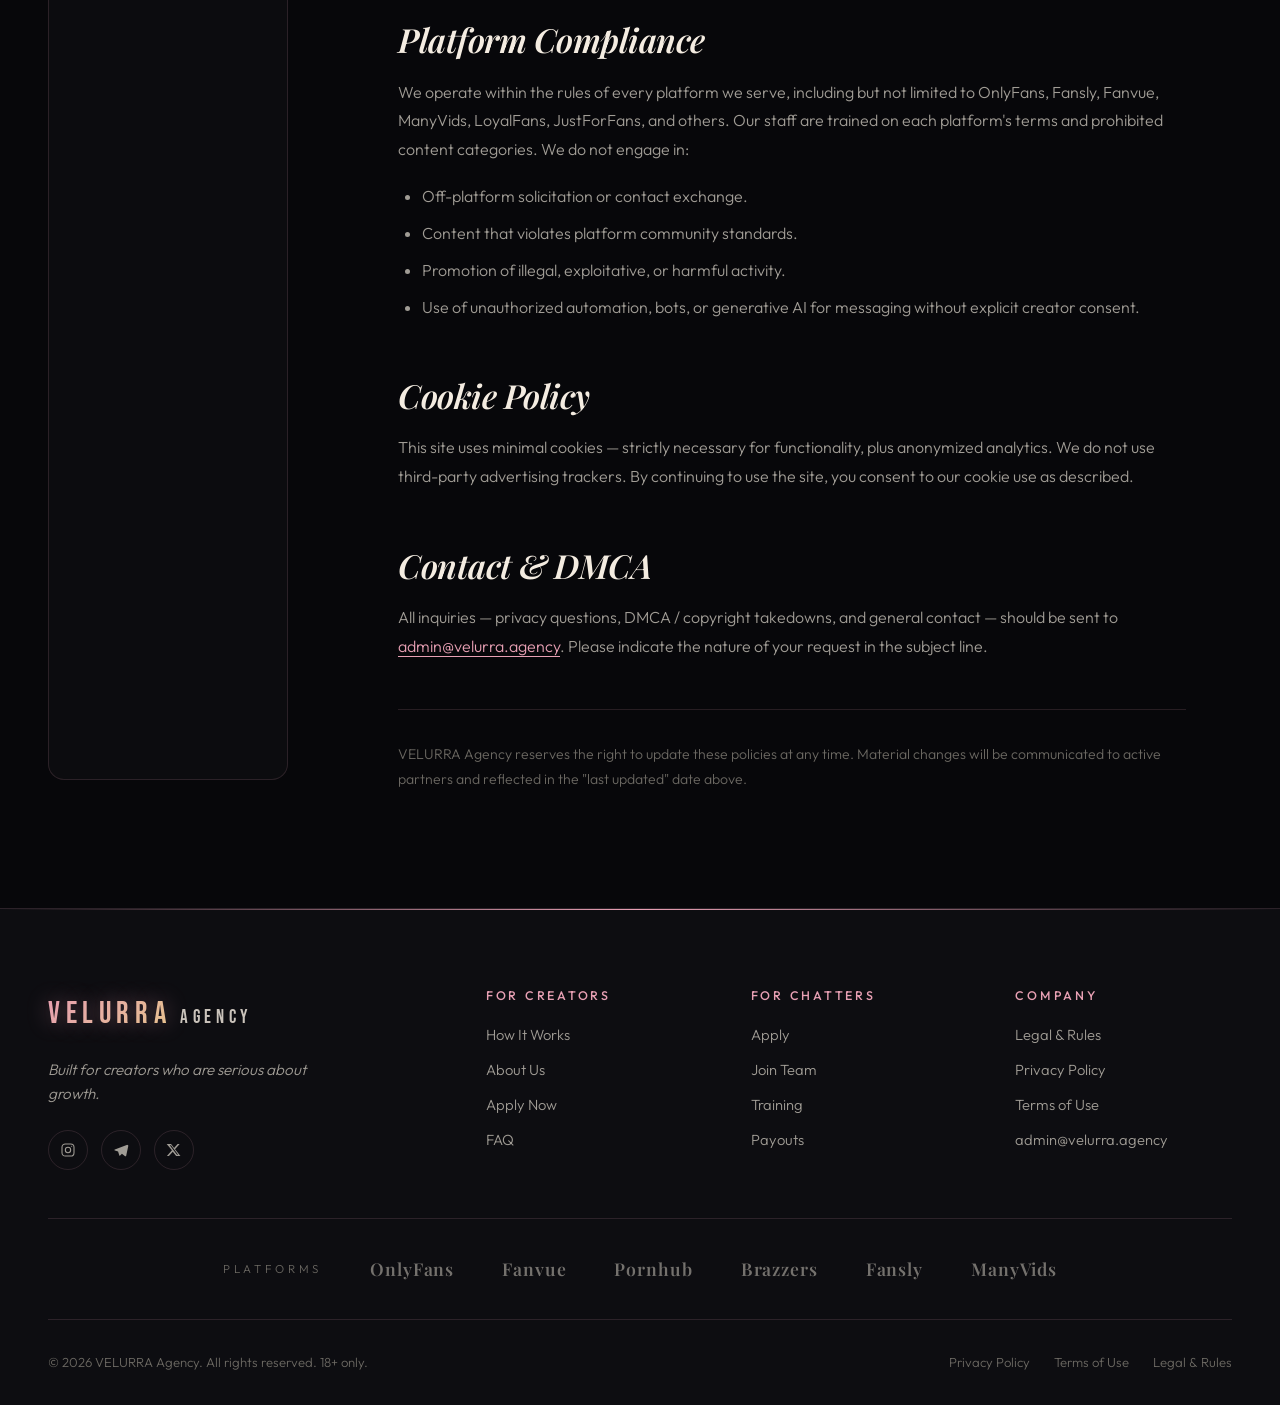
<file: legal.html>
<!DOCTYPE html>
<html lang="en">
<head>
<meta charset="UTF-8" />
<meta name="viewport" content="width=device-width, initial-scale=1.0" />
<meta name="description" content="VELURRA Agency legal documents, company rules, dos &amp; don'ts, 18+ verification, NDA, privacy policy and terms of use." />
<title>Legal &amp; Rules — VELURRA Agency</title>

<link rel="preconnect" href="https://fonts.googleapis.com">
<link rel="preconnect" href="https://fonts.gstatic.com" crossorigin>
<link href="https://fonts.googleapis.com/css2?family=Bebas+Neue&family=Playfair+Display:ital,wght@0,400;0,600;0,700;1,400;1,600;1,700&family=Outfit:wght@300;400;500;600;700&display=swap" rel="stylesheet">
<link rel="stylesheet" href="styles.css">
<style>
  .legal-layout {
    display: grid;
    grid-template-columns: 240px 1fr;
    gap: 4rem;
    padding: 4rem 0 6rem;
  }
  @media (max-width: 980px) {
    .legal-layout { grid-template-columns: 1fr; gap: 2rem; }
    .legal-toc { position: relative; top: 0; }
  }
</style>
</head>
<body>

<svg width="0" height="0" style="position:absolute" aria-hidden="true">
  <defs>
    <symbol id="i-arrow" viewBox="0 0 24 24"><path d="M5 12h14M13 5l7 7-7 7" fill="none" stroke="currentColor" stroke-width="1.6" stroke-linecap="round" stroke-linejoin="round"/></symbol>
    <symbol id="i-arrow-left" viewBox="0 0 24 24"><path d="M19 12H5M11 5L4 12l7 7" fill="none" stroke="currentColor" stroke-width="1.6" stroke-linecap="round" stroke-linejoin="round"/></symbol>
    <symbol id="i-check" viewBox="0 0 24 24"><path d="M5 13l4 4L19 7" fill="none" stroke="currentColor" stroke-width="2" stroke-linecap="round" stroke-linejoin="round"/></symbol>
    <symbol id="i-check-circle" viewBox="0 0 24 24"><circle cx="12" cy="12" r="10" fill="none" stroke="currentColor" stroke-width="1.5"/><path d="M8 12.5l3 3 5-6" fill="none" stroke="currentColor" stroke-width="1.8" stroke-linecap="round" stroke-linejoin="round"/></symbol>
    <symbol id="i-cross" viewBox="0 0 24 24"><circle cx="12" cy="12" r="10" fill="none" stroke="currentColor" stroke-width="1.5"/><path d="M9 9l6 6M15 9l-6 6" fill="none" stroke="currentColor" stroke-width="1.8" stroke-linecap="round"/></symbol>
    <symbol id="i-shield" viewBox="0 0 24 24"><path d="M12 3l8 3v6c0 5-3.5 8.5-8 9-4.5-.5-8-4-8-9V6l8-3z" fill="none" stroke="currentColor" stroke-width="1.6" stroke-linejoin="round"/><path d="M9 12l2 2 4-4" fill="none" stroke="currentColor" stroke-width="1.8" stroke-linecap="round" stroke-linejoin="round"/></symbol>
    <symbol id="i-warn" viewBox="0 0 24 24"><path d="M12 3l10 18H2L12 3z" fill="none" stroke="currentColor" stroke-width="1.6" stroke-linejoin="round"/><path d="M12 10v5" stroke="currentColor" stroke-width="1.8" stroke-linecap="round"/><circle cx="12" cy="18" r="0.9" fill="currentColor"/></symbol>
    <symbol id="i-doc" viewBox="0 0 24 24"><path d="M14 3H6a2 2 0 0 0-2 2v14a2 2 0 0 0 2 2h12a2 2 0 0 0 2-2V9l-6-6z" fill="none" stroke="currentColor" stroke-width="1.5" stroke-linejoin="round"/><path d="M14 3v6h6M9 13h6M9 17h6" fill="none" stroke="currentColor" stroke-width="1.5" stroke-linecap="round"/></symbol>
    <symbol id="i-instagram" viewBox="0 0 24 24"><rect x="3" y="3" width="18" height="18" rx="5" fill="none" stroke="currentColor" stroke-width="1.6"/><circle cx="12" cy="12" r="4" fill="none" stroke="currentColor" stroke-width="1.6"/><circle cx="17.5" cy="6.5" r="0.8" fill="currentColor"/></symbol>
    <symbol id="i-telegram" viewBox="0 0 24 24"><path d="M21.5 4.2 2.8 11.4c-1.1.4-1 1 .1 1.4l4.7 1.5 1.8 5.4c.2.6.4.8.8.8.4 0 .6-.2.9-.5l2.3-2.2 4.7 3.5c.9.5 1.5.2 1.7-.8l3.1-14.6c.2-1.1-.4-1.6-1.4-1.3z" fill="currentColor"/></symbol>
    <symbol id="i-x" viewBox="0 0 24 24"><path d="M17.5 3h3l-7 8 8.2 10h-6.5l-5-6.4L4.4 21H1.4l7.5-8.6L1 3h6.6l4.5 6 5.4-6zm-1 16h1.8L7.5 4.8H5.6L16.5 19z" fill="currentColor"/></symbol>
  </defs>
</svg>

<div class="scroll-progress" id="scrollProgress"></div>
<div class="cursor-dot" id="cursorDot"></div>
<div class="cursor-ring" id="cursorRing"></div>

<!-- ===== NAV ===== -->
<nav class="nav scrolled" id="nav">
  <div class="container nav-inner">
    <a href="index.html" class="logo" aria-label="VELURRA Agency home">
      <span class="velurra">VELURRA</span><span class="agency">AGENCY</span>
    </a>
    <ul class="nav-links" id="navLinks">
      <li><a href="index.html#about">About</a></li>
      <li><a href="index.html#how">How It Works</a></li>
      <li><a href="index.html#faq">FAQ</a></li>
      <li><a href="legal.html">Legal</a></li>
      <li><a href="apply-creator.html" class="btn btn-outline nav-cta">Apply</a></li>
    </ul>
    <button class="hamburger" id="hamburger" aria-label="Toggle menu" aria-expanded="false">
      <span></span><span></span><span></span>
    </button>
  </div>
</nav>

<!-- ===== HERO ===== -->
<header class="legal-hero">
  <div class="hero-bg" aria-hidden="true">
    <div class="blob b1"></div>
    <div class="blob b2"></div>
  </div>
  <div class="container apply-hero-content" style="position:relative; z-index:2;">
    <a href="index.html" style="display:inline-flex; align-items:center; gap:0.5rem; color:var(--text-mute); font-size:0.85rem; letter-spacing:0.1em; text-transform:uppercase; margin-bottom:2rem;">
      <svg class="icon" width="16" height="16"><use href="#i-arrow-left"/></svg>
      Back to home
    </a>
    <span class="eyebrow center reveal">Legal &amp; Company Rules</span>
    <h1 class="reveal delay-1"><span class="grad">The fine print —</span> <em>made plain.</em></h1>
    <p class="reveal delay-2">Our policies, the rules everyone on our roster lives by, and our age-verification standard. Read carefully before applying.</p>
  </div>
</header>

<!-- ===== AGE GATE ===== -->
<section class="container">
  <div class="age-gate reveal">
    <div class="badge-18">18+</div>
    <h2>Adults only.</h2>
    <p>VELURRA Agency operates exclusively in the adult creator industry. By using this site, applying as a creator, applying as a chatter, or otherwise engaging with our services, <strong style="color:var(--cream);">you confirm that you are 18 years of age or older</strong> and legally able to view, produce, or moderate adult content in your jurisdiction. Anyone under 18 is strictly prohibited from applying or interacting with our services. Identity and age verification is mandatory before any onboarding step.</p>
  </div>
</section>

<!-- ===== DOS / DON'TS ===== -->
<section class="container" id="rules">
  <div class="center-head reveal" style="margin-top:4rem;">
    <span class="eyebrow center">Company Rules</span>
    <h2 class="section-title" style="margin-bottom:0.6rem;">The Dos &amp; <em>Don'ts.</em></h2>
    <p class="section-lead" style="text-align:center; margin: 0 auto 1rem;">Every team member, partner, and creator on our roster agrees to these. Violations are grounds for immediate termination of partnership.</p>
  </div>

  <div class="rules-grid reveal delay-1">
    <div class="rules-col dos">
      <h3><svg class="icon"><use href="#i-check-circle"/></svg> The Dos</h3>
      <ul class="rules-list">
        <li><svg><use href="#i-check"/></svg>Verify age &amp; identity (18+) before any work begins.</li>
        <li><svg><use href="#i-check"/></svg>Sign and honor the NDA before accessing any creator account.</li>
        <li><svg><use href="#i-check"/></svg>Respect every creator's voice, brand, and stated boundaries.</li>
        <li><svg><use href="#i-check"/></svg>Use secure passwords and two-factor authentication on all accounts.</li>
        <li><svg><use href="#i-check"/></svg>Report suspicious behavior, scams, or platform violations immediately.</li>
        <li><svg><use href="#i-check"/></svg>Communicate openly with your team lead and your assigned creators.</li>
        <li><svg><use href="#i-check"/></svg>Stay current with platform terms (OnlyFans, Fansly, Fanvue, etc.).</li>
        <li><svg><use href="#i-check"/></svg>Treat every subscriber and team member with respect.</li>
      </ul>
    </div>

    <div class="rules-col donts">
      <h3><svg class="icon"><use href="#i-cross"/></svg> The Don'ts</h3>
      <ul class="rules-list">
        <li><svg><use href="#i-cross"/></svg>Never apply, work, or interact if you are under 18 — strictly enforced.</li>
        <li><svg><use href="#i-cross"/></svg>Never share creator content, identity, or login credentials.</li>
        <li><svg><use href="#i-cross"/></svg>Never engage in messaging that is illegal, exploitative, or violates platform rules.</li>
        <li><svg><use href="#i-cross"/></svg>Never reference real-world meetups, contact info, or off-platform exchanges.</li>
        <li><svg><use href="#i-cross"/></svg>Never use AI bots or auto-responders unless explicitly approved.</li>
        <li><svg><use href="#i-cross"/></svg>Never poach creators, chatters, or trade secrets to competitors.</li>
        <li><svg><use href="#i-cross"/></svg>Never solicit, accept, or engage with anyone who appears underage.</li>
        <li><svg><use href="#i-cross"/></svg>Never breach confidentiality, even after a partnership ends.</li>
      </ul>
    </div>
  </div>
</section>

<!-- ===== LEGAL DOCS ===== -->
<section class="container">
  <div class="legal-layout">
    <aside class="legal-toc reveal">
      <h4>Documents</h4>
      <ul>
        <li><a href="#privacy">Privacy Policy</a></li>
        <li><a href="#terms">Terms of Use</a></li>
        <li><a href="#nda">NDA &amp; Confidentiality</a></li>
        <li><a href="#age">Age Verification</a></li>
        <li><a href="#compliance">Platform Compliance</a></li>
        <li><a href="#cookies">Cookie Policy</a></li>
        <li><a href="#contact">Contact &amp; DMCA</a></li>
      </ul>
    </aside>

    <div class="legal-doc reveal delay-1">

      <h2 id="privacy">Privacy Policy</h2>
      <p><em>Last updated: 2026</em></p>
      <p>VELURRA Agency ("we," "our," "us") respects your privacy. This policy explains what we collect, why we collect it, and how we protect it.</p>

      <h3>What we collect</h3>
      <ul>
        <li><strong>Application data:</strong> Name, email, age confirmation, country, platform handles, and any answers you submit through our application forms.</li>
        <li><strong>Creator data:</strong> Public creator profiles, performance metrics, content guidelines, and brand-voice notes shared with us during onboarding.</li>
        <li><strong>Chatter data:</strong> Identity documents (for verification), tax/payment information (where applicable), training records, and performance data.</li>
        <li><strong>Technical data:</strong> Anonymized analytics, page visits, device type, and approximate location for site improvement.</li>
      </ul>

      <h3>How we use it</h3>
      <ul>
        <li>To review applications and onboard partners and team members.</li>
        <li>To provide chat moderation services and produce performance reports.</li>
        <li>To process payments and meet legal/tax obligations.</li>
        <li>To communicate updates, opportunities, and important policy changes.</li>
      </ul>

      <h3>How we protect it</h3>
      <p>All data is stored encrypted, behind role-based access controls. Only verified, NDA-signed staff may view sensitive material, and only when required for their role. We never sell, rent, or share your data with third parties for marketing.</p>

      <h3>Your rights</h3>
      <p>You may request access, correction, or deletion of your personal data at any time by emailing <a href="mailto:admin@velurra.agency">admin@velurra.agency</a>. We comply with GDPR, CCPA, and other applicable privacy regulations.</p>

      <h2 id="terms">Terms of Use</h2>
      <p><em>Last updated: 2026</em></p>
      <p>By accessing this website or applying for any VELURRA Agency role or partnership, you agree to the following terms.</p>

      <h3>Eligibility</h3>
      <ul>
        <li>You must be <strong>18 years of age or older</strong> to use any VELURRA service.</li>
        <li>You must be legally permitted to view, produce, or moderate adult content in your jurisdiction.</li>
        <li>Creators applying for partnership must meet our minimum threshold of <strong>5,000+ followers or active subscribers</strong> across major adult creator platforms.</li>
      </ul>

      <h3>Service description</h3>
      <p>VELURRA Agency provides chat moderation, fan-engagement, and inbox-management services to verified adult content creators. We do not produce, distribute, or own the content of any creator we work with. We do not own creator accounts, content rights, or intellectual property.</p>

      <h3>Conduct</h3>
      <p>Users of this site, applicants, and onboarded partners agree not to: (a) use the service for any illegal purpose; (b) attempt to bypass age or identity verification; (c) impersonate another person; (d) interfere with the operation of our site or services; (e) violate the terms of any third-party platform we operate on.</p>

      <h3>Termination</h3>
      <p>We reserve the right to refuse service, terminate partnerships, or remove accounts at our discretion — particularly in cases of policy violation, fraud, or behavior that endangers other users or creators.</p>

      <h3>Disclaimer</h3>
      <p>Earnings figures, testimonials, and statistics shown on this site reflect past results from selected partners and are <strong>not guaranteed</strong> for future clients. Individual results vary based on follower count, content strategy, niche, and platform conditions.</p>

      <h2 id="nda">NDA &amp; Confidentiality</h2>
      <p>Every chatter, manager, and VELURRA team member signs a binding non-disclosure agreement before being granted access to any creator account, profile, or business data. This NDA covers:</p>
      <ul>
        <li>The identity of any creator we work with, past or present.</li>
        <li>Any content, conversations, schedules, earnings, or strategies belonging to a creator.</li>
        <li>Internal VELURRA training material, tooling, processes, and pricing.</li>
        <li>Any data accessed through the course of work, on or off platform.</li>
      </ul>
      <p>NDA obligations survive the end of any partnership or employment indefinitely.</p>

      <h2 id="age">Age Verification</h2>
      <p>VELURRA Agency operates exclusively in the adult industry. We require:</p>
      <ul>
        <li>Self-confirmation of age (18+) at the application stage.</li>
        <li>Government-issued ID verification before onboarding to any role.</li>
        <li>Proof of legal account ownership for creators applying for partnership.</li>
      </ul>
      <p>Any individual found to be under 18 is immediately removed from our systems and reported to the relevant authorities where required.</p>

      <h2 id="compliance">Platform Compliance</h2>
      <p>We operate within the rules of every platform we serve, including but not limited to OnlyFans, Fansly, Fanvue, ManyVids, LoyalFans, JustForFans, and others. Our staff are trained on each platform's terms and prohibited content categories. We do not engage in:</p>
      <ul>
        <li>Off-platform solicitation or contact exchange.</li>
        <li>Content that violates platform community standards.</li>
        <li>Promotion of illegal, exploitative, or harmful activity.</li>
        <li>Use of unauthorized automation, bots, or generative AI for messaging without explicit creator consent.</li>
      </ul>

      <h2 id="cookies">Cookie Policy</h2>
      <p>This site uses minimal cookies — strictly necessary for functionality, plus anonymized analytics. We do not use third-party advertising trackers. By continuing to use the site, you consent to our cookie use as described.</p>

      <h2 id="contact">Contact &amp; DMCA</h2>
      <p>All inquiries — privacy questions, DMCA / copyright takedowns, and general contact — should be sent to <a href="mailto:admin@velurra.agency">admin@velurra.agency</a>. Please indicate the nature of your request in the subject line.</p>

      <p style="margin-top:3rem; padding-top:2rem; border-top:1px solid var(--line); font-size:0.88rem; color:var(--text-mute);">
        VELURRA Agency reserves the right to update these policies at any time. Material changes will be communicated to active partners and reflected in the "last updated" date above.
      </p>
    </div>
  </div>
</section>

<!-- ===== FOOTER ===== -->
<footer class="footer">
  <div class="container">
    <div class="footer-top">
      <div class="footer-brand">
        <a href="index.html" class="logo"><span class="velurra">VELURRA</span><span class="agency">AGENCY</span></a>
        <p>Built for creators who are serious about growth.</p>
        <div class="socials">
          <a href="#" class="social" aria-label="Instagram"><svg><use href="#i-instagram"/></svg></a>
          <a href="#" class="social" aria-label="Telegram"><svg><use href="#i-telegram"/></svg></a>
          <a href="#" class="social" aria-label="Twitter / X"><svg><use href="#i-x"/></svg></a>
        </div>
      </div>
      <div class="footer-col">
        <h4>For Creators</h4>
        <ul>
          <li><a href="index.html#how">How It Works</a></li>
          <li><a href="index.html#about">About Us</a></li>
          <li><a href="apply-creator.html">Apply Now</a></li>
          <li><a href="index.html#faq">FAQ</a></li>
        </ul>
      </div>
      <div class="footer-col">
        <h4>For Chatters</h4>
        <ul>
          <li><a href="apply-chatter.html">Apply</a></li>
          <li><a href="index.html#chatters">Join Team</a></li>
          <li><a href="index.html#chatters">Training</a></li>
          <li><a href="index.html#chatters">Payouts</a></li>
        </ul>
      </div>
      <div class="footer-col">
        <h4>Company</h4>
        <ul>
          <li><a href="legal.html">Legal &amp; Rules</a></li>
          <li><a href="legal.html#privacy">Privacy Policy</a></li>
          <li><a href="legal.html#terms">Terms of Use</a></li>
          <li><a href="mailto:admin@velurra.agency">admin@velurra.agency</a></li>
        </ul>
      </div>
    </div>

    <div class="footer-partners">
      <span class="lbl">Platforms</span>
      <div class="partner"><span class="name">OnlyFans</span></div>
      <div class="partner"><span class="name">Fanvue</span></div>
      <div class="partner"><span class="name">Pornhub</span></div>
      <div class="partner"><span class="name">Brazzers</span></div>
      <div class="partner"><span class="name">Fansly</span></div>
      <div class="partner"><span class="name">ManyVids</span></div>
    </div>

    <div class="footer-bot">
      <p>© <span id="year"></span> VELURRA Agency. All rights reserved. 18+ only.</p>
      <div class="footer-legal">
        <a href="legal.html#privacy">Privacy Policy</a>
        <a href="legal.html#terms">Terms of Use</a>
        <a href="legal.html">Legal &amp; Rules</a>
      </div>
    </div>
  </div>
</footer>

<script src="script.js"></script>
</body>
</html>
</file>
<file: styles.css>
/* ================================================================
   VELURRA AGENCY — SHARED STYLES
   ================================================================ */

:root {
  --bg-0: #07070a;
  --bg-1: #0d0d11;
  --bg-2: #14141a;
  --bg-3: #1c1c23;
  --rose: #e8a0b4;
  --rose-soft: #f3c2cf;
  --rose-deep: #c97f95;
  --rose-glow: rgba(232, 160, 180, 0.5);
  --gold: #d4a85a;
  --gold-soft: #e8c98a;
  --gold-deep: #b88a3e;
  --cream: #f4ece1;
  --text: #e9e6e1;
  --text-dim: #a09c95;
  --text-mute: #6b6862;
  --line: rgba(232, 160, 180, 0.14);
  --line-strong: rgba(232, 160, 180, 0.28);
  --glass: rgba(255, 255, 255, 0.025);
  --glass-strong: rgba(255, 255, 255, 0.045);
  --shadow-rose: 0 20px 60px -15px rgba(232, 160, 180, 0.25);
  --shadow-deep: 0 30px 90px -25px rgba(0, 0, 0, 0.8);
  --ease: cubic-bezier(0.22, 1, 0.36, 1);
  --ease-bounce: cubic-bezier(0.34, 1.56, 0.64, 1);
}

* { box-sizing: border-box; margin: 0; padding: 0; }
*:focus-visible { outline: 2px solid var(--rose); outline-offset: 3px; border-radius: 4px; }

html { scroll-behavior: smooth; -webkit-font-smoothing: antialiased; }
body {
  font-family: 'Outfit', system-ui, sans-serif;
  background: var(--bg-0);
  color: var(--text);
  font-weight: 300;
  line-height: 1.6;
  overflow-x: hidden;
  cursor: none;
  position: relative;
}

::selection { background: var(--rose); color: #1a0a10; }

/* Custom scrollbar */
::-webkit-scrollbar { width: 10px; height: 10px; }
::-webkit-scrollbar-track { background: var(--bg-1); }
::-webkit-scrollbar-thumb {
  background: linear-gradient(180deg, var(--rose-deep), var(--gold-deep));
  border-radius: 10px;
  border: 2px solid var(--bg-1);
}
::-webkit-scrollbar-thumb:hover { background: linear-gradient(180deg, var(--rose), var(--gold)); }

/* Grain overlay */
body::before {
  content: '';
  position: fixed;
  inset: 0;
  pointer-events: none;
  z-index: 1000;
  opacity: 0.04;
  background-image: url("data:image/svg+xml;utf8,<svg xmlns='http://www.w3.org/2000/svg' width='300' height='300'><filter id='n'><feTurbulence type='fractalNoise' baseFrequency='0.85' numOctaves='2' stitchTiles='stitch'/><feColorMatrix values='0 0 0 0 1  0 0 0 0 1  0 0 0 0 1  0 0 0 1 0'/></filter><rect width='100%' height='100%' filter='url(%23n)'/></svg>");
  mix-blend-mode: overlay;
}

/* Ambient glow points */
body::after {
  content: '';
  position: fixed;
  inset: 0;
  pointer-events: none;
  z-index: -1;
  background:
    radial-gradient(circle at 15% 20%, rgba(232, 160, 180, 0.06), transparent 35%),
    radial-gradient(circle at 85% 85%, rgba(212, 168, 90, 0.04), transparent 40%);
}

/* Scroll progress bar */
.scroll-progress {
  position: fixed;
  top: 0; left: 0;
  height: 2px;
  width: 0%;
  background: linear-gradient(90deg, var(--rose), var(--gold));
  z-index: 1100;
  transition: width 0.05s linear;
  box-shadow: 0 0 12px var(--rose), 0 0 24px var(--rose-glow);
}

/* Custom cursor */
.cursor-dot, .cursor-ring {
  position: fixed;
  top: 0; left: 0;
  pointer-events: none;
  z-index: 9999;
  border-radius: 50%;
  transition: transform 0.18s var(--ease), opacity 0.2s, width 0.2s, height 0.2s, border-color 0.2s, background 0.2s;
  will-change: transform;
}
.cursor-dot {
  width: 6px; height: 6px;
  background: var(--rose);
  margin-left: -3px; margin-top: -3px;
  box-shadow: 0 0 12px var(--rose), 0 0 24px rgba(232, 160, 180, 0.4);
}
.cursor-ring {
  width: 36px; height: 36px;
  border: 1px solid var(--rose);
  margin-left: -18px; margin-top: -18px;
  opacity: 0.55;
}
.cursor-ring.hover {
  width: 64px; height: 64px;
  margin-left: -32px; margin-top: -32px;
  border-color: var(--gold);
  background: rgba(212, 168, 90, 0.06);
  opacity: 0.75;
}
@media (hover: none), (max-width: 768px) {
  body { cursor: auto; }
  .cursor-dot, .cursor-ring { display: none; }
}

/* ================================================================
   TYPOGRAPHY
   ================================================================ */

h1, h2, h3, h4 {
  font-family: 'Playfair Display', serif;
  font-weight: 600;
  line-height: 1.12;
  letter-spacing: -0.015em;
  color: var(--cream);
}
h1 { font-size: clamp(2.6rem, 7vw, 5.8rem); }
h2 { font-size: clamp(2.1rem, 4.5vw, 3.6rem); }
h3 { font-size: clamp(1.3rem, 2.2vw, 1.85rem); }
p { color: var(--text-dim); font-size: clamp(0.95rem, 1.1vw, 1.05rem); }
a { color: inherit; text-decoration: none; }

.italic { font-style: italic; }
.rose { color: var(--rose); }
.gold { color: var(--gold); }

.container {
  max-width: 1280px;
  margin: 0 auto;
  padding: 0 clamp(1.25rem, 4vw, 3rem);
}
.container-narrow {
  max-width: 920px;
  margin: 0 auto;
  padding: 0 clamp(1.25rem, 4vw, 3rem);
}

.section {
  padding: clamp(4.5rem, 9vw, 8.5rem) 0;
  position: relative;
}

.eyebrow {
  display: inline-flex;
  align-items: center;
  gap: 0.85rem;
  font-family: 'Outfit', sans-serif;
  text-transform: uppercase;
  letter-spacing: 0.34em;
  font-size: 0.72rem;
  font-weight: 500;
  color: var(--rose);
  margin-bottom: 1.4rem;
}
.eyebrow::before {
  content: '';
  display: inline-block;
  width: 2.2rem; height: 1px;
  background: linear-gradient(90deg, transparent, var(--rose));
}
.eyebrow.center { padding-left: 0; justify-content: center; }
.eyebrow.center::before { width: 2rem; }
.eyebrow.center::after {
  content: '';
  display: inline-block;
  width: 2rem; height: 1px;
  background: linear-gradient(90deg, var(--rose), transparent);
}

.section-title { margin-bottom: 1.1rem; }
.section-title em {
  font-style: italic;
  color: var(--rose);
  font-weight: 600;
}
.section-lead {
  max-width: 640px;
  color: var(--text-dim);
  font-size: 1.05rem;
  margin-bottom: 3.5rem;
  line-height: 1.7;
}
.center-head { text-align: center; margin-bottom: 4rem; }
.center-head .section-lead { margin-left: auto; margin-right: auto; }

/* Ornamental divider */
.divider-orn {
  display: flex;
  align-items: center;
  justify-content: center;
  gap: 1rem;
  margin: 2.5rem auto;
  color: var(--rose);
  opacity: 0.6;
}
.divider-orn::before, .divider-orn::after {
  content: '';
  width: 60px; height: 1px;
  background: linear-gradient(90deg, transparent, var(--rose), transparent);
}
.divider-orn svg { width: 16px; height: 16px; }

/* ================================================================
   ICONS
   ================================================================ */

.icon { display: inline-block; flex-shrink: 0; }
.icon-stroke { stroke: currentColor; stroke-width: 1.6; stroke-linecap: round; stroke-linejoin: round; fill: none; }
.icon-fill { fill: currentColor; }

.icon-box {
  width: 56px; height: 56px;
  display: inline-flex;
  align-items: center;
  justify-content: center;
  background: linear-gradient(135deg, rgba(232,160,180,0.14), rgba(212,168,90,0.06));
  border-radius: 14px;
  border: 1px solid var(--line);
  color: var(--rose);
  margin-bottom: 1.6rem;
  position: relative;
  transition: transform 0.4s var(--ease), border-color 0.4s, box-shadow 0.4s;
}
.icon-box::before {
  content: '';
  position: absolute;
  inset: -1px;
  border-radius: 14px;
  padding: 1px;
  background: linear-gradient(135deg, var(--rose), transparent 50%, var(--gold));
  -webkit-mask: linear-gradient(#000 0 0) content-box, linear-gradient(#000 0 0);
  -webkit-mask-composite: xor;
          mask-composite: exclude;
  opacity: 0;
  transition: opacity 0.4s;
}
.service:hover .icon-box::before,
.step-card:hover .icon-box::before { opacity: 1; }
.icon-box svg { width: 26px; height: 26px; }

/* ================================================================
   BUTTONS
   ================================================================ */

.btn {
  display: inline-flex;
  align-items: center;
  gap: 0.65rem;
  padding: 1rem 1.9rem;
  font-family: 'Outfit', sans-serif;
  font-size: 0.92rem;
  font-weight: 500;
  letter-spacing: 0.04em;
  border-radius: 999px;
  border: 1px solid transparent;
  cursor: none;
  transition: transform 0.3s var(--ease), background 0.3s, color 0.3s, border-color 0.3s, box-shadow 0.3s;
  position: relative;
  overflow: hidden;
  white-space: nowrap;
}
.btn:hover { transform: scale(1.03); }
.btn-primary {
  background: linear-gradient(135deg, var(--rose) 0%, var(--rose-deep) 100%);
  color: #1a0a10;
  box-shadow: 0 12px 30px -8px rgba(232, 160, 180, 0.45);
  position: relative;
}
.btn-primary::before {
  content: '';
  position: absolute;
  inset: 0;
  background: linear-gradient(135deg, var(--gold-soft), var(--rose-soft));
  opacity: 0;
  transition: opacity 0.4s;
}
.btn-primary:hover::before { opacity: 1; }
.btn-primary span, .btn-primary .arrow { position: relative; z-index: 1; }
.btn-primary:hover { box-shadow: 0 18px 40px -8px rgba(232, 160, 180, 0.7); }
.btn-outline {
  background: transparent;
  color: var(--rose);
  border-color: var(--rose);
}
.btn-outline:hover {
  background: rgba(232, 160, 180, 0.08);
  border-color: var(--rose-soft);
  color: var(--rose-soft);
}
.btn-ghost {
  background: transparent;
  color: var(--cream);
  border: 1px solid rgba(255,255,255,0.12);
}
.btn-ghost:hover { border-color: var(--rose); color: var(--rose); }
.btn-gold {
  background: linear-gradient(135deg, var(--gold), var(--gold-deep));
  color: #1a1208;
  box-shadow: 0 12px 30px -8px rgba(212, 168, 90, 0.4);
}
.btn .arrow { transition: transform 0.3s var(--ease); display: inline-flex; }
.btn:hover .arrow { transform: translateX(5px); }

/* ================================================================
   NAV
   ================================================================ */

.nav {
  position: fixed;
  top: 0; left: 0; right: 0;
  z-index: 100;
  padding: 1.3rem 0;
  transition: background 0.4s, backdrop-filter 0.4s, padding 0.3s, border-color 0.4s;
  border-bottom: 1px solid transparent;
}
.nav.scrolled {
  background: rgba(7, 7, 10, 0.78);
  backdrop-filter: blur(18px);
  -webkit-backdrop-filter: blur(18px);
  padding: 0.85rem 0;
  border-bottom-color: var(--line);
}
.nav-inner {
  display: flex;
  align-items: center;
  justify-content: space-between;
  gap: 2rem;
}
.logo {
  font-family: 'Bebas Neue', sans-serif;
  font-size: 1.95rem;
  letter-spacing: 0.18em;
  display: flex;
  align-items: baseline;
  gap: 0.55rem;
}
.logo .velurra {
  color: var(--rose);
  text-shadow: 0 0 22px rgba(232,160,180,0.45);
  background: linear-gradient(135deg, var(--rose), var(--gold-soft));
  -webkit-background-clip: text;
  background-clip: text;
  -webkit-text-fill-color: transparent;
}
.logo .agency { color: var(--cream); font-size: 1.2rem; opacity: 0.82; letter-spacing: 0.24em; }
.nav-links {
  display: flex;
  align-items: center;
  gap: 2.5rem;
  list-style: none;
}
.nav-links a {
  font-size: 0.88rem;
  color: var(--text-dim);
  transition: color 0.3s;
  position: relative;
}
.nav-links a:not(.btn)::after {
  content: '';
  position: absolute;
  left: 0; bottom: -6px;
  width: 0; height: 1px;
  background: var(--rose);
  transition: width 0.3s var(--ease);
}
.nav-links a:not(.btn):hover { color: var(--cream); }
.nav-links a:not(.btn):hover::after { width: 100%; }
.nav-cta { padding: 0.65rem 1.35rem; font-size: 0.85rem; }

.hamburger {
  display: none;
  background: transparent;
  border: 0;
  width: 40px; height: 40px;
  cursor: none;
  position: relative;
  z-index: 110;
}
.hamburger span {
  display: block;
  width: 24px; height: 1.5px;
  background: var(--cream);
  margin: 5px auto;
  transition: transform 0.4s var(--ease), opacity 0.3s;
}
.hamburger.open span:nth-child(1) { transform: translateY(6.5px) rotate(45deg); }
.hamburger.open span:nth-child(2) { opacity: 0; }
.hamburger.open span:nth-child(3) { transform: translateY(-6.5px) rotate(-45deg); }

@media (max-width: 980px) {
  .hamburger { display: block; }
  .nav-links {
    position: fixed;
    top: 0; right: -100%;
    height: 100vh;
    width: min(82vw, 360px);
    background: var(--bg-1);
    border-left: 1px solid var(--line);
    flex-direction: column;
    justify-content: center;
    align-items: flex-start;
    padding: 4rem 2.5rem;
    gap: 1.9rem;
    transition: right 0.55s var(--ease);
    box-shadow: -30px 0 80px rgba(0,0,0,0.5);
  }
  .nav-links.open { right: 0; }
  .nav-links a { font-size: 1.15rem; color: var(--cream); }
  .nav-cta { padding: 0.9rem 1.7rem; }
}

/* ================================================================
   HERO
   ================================================================ */

.hero {
  min-height: 100vh;
  display: flex;
  align-items: center;
  position: relative;
  overflow: hidden;
  padding: 9rem 0 5rem;
}
.hero-bg {
  position: absolute;
  inset: 0;
  z-index: 0;
  overflow: hidden;
}
.blob {
  position: absolute;
  border-radius: 50%;
  filter: blur(110px);
  opacity: 0.55;
  animation: float 18s ease-in-out infinite;
}
.blob.b1 {
  width: 540px; height: 540px;
  background: radial-gradient(circle, rgba(232,160,180,0.75), transparent 65%);
  top: -120px; left: -120px;
}
.blob.b2 {
  width: 640px; height: 640px;
  background: radial-gradient(circle, rgba(212,168,90,0.4), transparent 65%);
  bottom: -180px; right: -180px;
  animation-delay: -6s;
  animation-duration: 22s;
}
.blob.b3 {
  width: 400px; height: 400px;
  background: radial-gradient(circle, rgba(201,127,149,0.5), transparent 65%);
  top: 40%; left: 50%;
  animation-delay: -12s;
  animation-duration: 26s;
}
@keyframes float {
  0%, 100% { transform: translate(0, 0) scale(1); }
  33% { transform: translate(60px, -40px) scale(1.08); }
  66% { transform: translate(-50px, 50px) scale(0.95); }
}
.hero-bg::after {
  content: '';
  position: absolute;
  inset: 0;
  background: radial-gradient(ellipse at center, transparent 0%, var(--bg-0) 75%);
}

.hero-content {
  position: relative;
  z-index: 2;
  max-width: 960px;
}

.hero-badge {
  display: inline-flex;
  align-items: center;
  gap: 0.6rem;
  padding: 0.5rem 1rem 0.5rem 0.6rem;
  background: rgba(232, 160, 180, 0.08);
  border: 1px solid var(--line-strong);
  border-radius: 999px;
  font-size: 0.78rem;
  letter-spacing: 0.1em;
  color: var(--rose-soft);
  margin-bottom: 1.8rem;
  backdrop-filter: blur(8px);
}
.hero-badge .pill {
  display: inline-block;
  padding: 0.18rem 0.6rem;
  background: linear-gradient(135deg, var(--rose), var(--rose-deep));
  color: #1a0a10;
  border-radius: 999px;
  font-weight: 600;
  font-size: 0.7rem;
  letter-spacing: 0.08em;
}

.hero h1 {
  font-style: italic;
  font-weight: 600;
  margin: 0.5rem 0 1.9rem;
  line-height: 1.04;
}
.hero h1 .grad {
  background: linear-gradient(120deg, var(--rose) 0%, var(--gold-soft) 50%, var(--rose-soft) 100%);
  -webkit-background-clip: text;
  background-clip: text;
  -webkit-text-fill-color: transparent;
}
.hero h1 .light { color: var(--text); font-weight: 400; }
.hero-sub {
  font-size: clamp(1.05rem, 1.4vw, 1.28rem);
  max-width: 640px;
  color: var(--text-dim);
  margin-bottom: 2.6rem;
  line-height: 1.55;
}
.hero-ctas { display: flex; flex-wrap: wrap; gap: 1rem; }

.hero-meta {
  display: flex;
  flex-wrap: wrap;
  gap: 2rem 2.5rem;
  margin-top: 3.5rem;
  padding-top: 2.5rem;
  border-top: 1px solid var(--line);
  max-width: 700px;
}
.hero-meta-item {
  display: flex;
  align-items: center;
  gap: 0.7rem;
  color: var(--text-dim);
  font-size: 0.88rem;
}
.hero-meta-item svg { color: var(--rose); width: 18px; height: 18px; }

.scroll-indicator {
  position: absolute;
  bottom: 2.5rem;
  left: 50%;
  transform: translateX(-50%);
  z-index: 2;
  display: flex;
  flex-direction: column;
  align-items: center;
  gap: 0.65rem;
  color: var(--text-mute);
  font-size: 0.7rem;
  letter-spacing: 0.32em;
  text-transform: uppercase;
  animation: bounce 2.5s ease-in-out infinite;
}
.scroll-indicator svg { stroke: var(--rose); }
@keyframes bounce {
  0%, 100% { transform: translate(-50%, 0); }
  50% { transform: translate(-50%, 10px); }
}

/* ================================================================
   STATS
   ================================================================ */

.stats {
  background: linear-gradient(180deg, var(--bg-1), var(--bg-2));
  border-top: 1px solid var(--line);
  border-bottom: 1px solid var(--line);
  padding: 4.5rem 0;
  position: relative;
}
.stats::before, .stats::after {
  content: '';
  position: absolute;
  left: 0; right: 0;
  height: 1px;
  background: linear-gradient(90deg, transparent, var(--rose), transparent);
  opacity: 0.4;
}
.stats::before { top: 0; }
.stats::after { bottom: 0; }
.stats-grid {
  display: grid;
  grid-template-columns: repeat(4, 1fr);
  gap: 2rem;
}
.stat { text-align: center; position: relative; }
.stat:not(:last-child)::after {
  content: '';
  position: absolute;
  right: -1rem; top: 15%;
  height: 70%; width: 1px;
  background: var(--line);
}
.stat-num {
  font-family: 'Playfair Display', serif;
  font-size: clamp(2.4rem, 4.2vw, 3.6rem);
  font-weight: 700;
  background: linear-gradient(135deg, var(--cream), var(--rose-soft));
  -webkit-background-clip: text;
  background-clip: text;
  -webkit-text-fill-color: transparent;
  line-height: 1;
  margin-bottom: 0.7rem;
}
.stat-label {
  font-size: 0.78rem;
  text-transform: uppercase;
  letter-spacing: 0.2em;
  color: var(--text-mute);
}
@media (max-width: 720px) {
  .stats-grid { grid-template-columns: repeat(2, 1fr); gap: 2.5rem 1.5rem; }
  .stat::after { display: none !important; }
}

/* ================================================================
   ELIGIBILITY (5K+)
   ================================================================ */

.eligibility {
  position: relative;
  background: linear-gradient(180deg, var(--bg-0), var(--bg-1) 50%, var(--bg-0));
  overflow: hidden;
}
.eligibility::before {
  content: '';
  position: absolute;
  inset: 0;
  background:
    radial-gradient(ellipse at 20% 50%, rgba(232,160,180,0.08), transparent 50%),
    radial-gradient(ellipse at 80% 50%, rgba(212,168,90,0.06), transparent 50%);
  pointer-events: none;
}
.eligibility-card {
  position: relative;
  padding: clamp(2.5rem, 5vw, 4.5rem);
  background: linear-gradient(135deg, rgba(255,255,255,0.04), rgba(255,255,255,0.02));
  border: 1px solid var(--line-strong);
  border-radius: 28px;
  backdrop-filter: blur(20px);
  -webkit-backdrop-filter: blur(20px);
  display: grid;
  grid-template-columns: 1fr auto;
  align-items: center;
  gap: 3rem;
  overflow: hidden;
}
.eligibility-card::before {
  content: '';
  position: absolute;
  inset: -1px;
  border-radius: 28px;
  padding: 1px;
  background: linear-gradient(135deg, var(--rose) 0%, transparent 30%, transparent 70%, var(--gold) 100%);
  -webkit-mask: linear-gradient(#000 0 0) content-box, linear-gradient(#000 0 0);
  -webkit-mask-composite: xor;
          mask-composite: exclude;
  pointer-events: none;
}
.eligibility-text h2 {
  font-style: italic;
  margin-bottom: 1.2rem;
}
.eligibility-text h2 .num {
  font-family: 'Playfair Display', serif;
  background: linear-gradient(135deg, var(--rose), var(--gold));
  -webkit-background-clip: text;
  background-clip: text;
  -webkit-text-fill-color: transparent;
  font-style: italic;
  font-weight: 700;
}
.eligibility-text p { font-size: 1.05rem; line-height: 1.7; max-width: 580px; }
.eligibility-num {
  text-align: center;
  position: relative;
  flex-shrink: 0;
}
.eligibility-num .big {
  font-family: 'Playfair Display', serif;
  font-style: italic;
  font-weight: 700;
  font-size: clamp(5rem, 12vw, 9.5rem);
  line-height: 0.85;
  background: linear-gradient(135deg, var(--rose), var(--gold-soft) 50%, var(--rose-deep));
  -webkit-background-clip: text;
  background-clip: text;
  -webkit-text-fill-color: transparent;
  letter-spacing: -0.04em;
}
.eligibility-num .label {
  display: block;
  margin-top: 0.5rem;
  font-size: 0.78rem;
  letter-spacing: 0.32em;
  text-transform: uppercase;
  color: var(--text-mute);
}
.eligibility-criteria {
  list-style: none;
  margin-top: 1.5rem;
  display: grid;
  grid-template-columns: 1fr 1fr;
  gap: 0.9rem 2rem;
}
.eligibility-criteria li {
  display: flex;
  align-items: flex-start;
  gap: 0.7rem;
  color: var(--text);
  font-size: 0.95rem;
}
.eligibility-criteria svg {
  color: var(--rose);
  width: 18px; height: 18px;
  flex-shrink: 0;
  margin-top: 3px;
}
@media (max-width: 860px) {
  .eligibility-card { grid-template-columns: 1fr; gap: 2rem; text-align: center; }
  .eligibility-text p { margin: 0 auto; }
  .eligibility-criteria { grid-template-columns: 1fr; max-width: 380px; margin-left: auto; margin-right: auto; }
  .eligibility-criteria li { text-align: left; }
}

/* ================================================================
   STEPS / HOW IT WORKS
   ================================================================ */

.steps {
  display: grid;
  grid-template-columns: repeat(3, 1fr);
  gap: 1.8rem;
  position: relative;
}
.step-card {
  padding: 2.6rem 2.2rem;
  background: var(--glass);
  border: 1px solid var(--line);
  border-radius: 18px;
  backdrop-filter: blur(12px);
  -webkit-backdrop-filter: blur(12px);
  position: relative;
  transition: transform 0.4s var(--ease), border-color 0.4s, box-shadow 0.4s, background 0.4s;
  overflow: hidden;
}
.step-card::before {
  content: '';
  position: absolute;
  top: 0; left: 0; right: 0;
  height: 1px;
  background: linear-gradient(90deg, transparent, var(--rose), transparent);
  opacity: 0;
  transition: opacity 0.4s;
}
.step-card:hover {
  transform: translateY(-6px);
  border-color: var(--rose);
  background: var(--glass-strong);
  box-shadow: var(--shadow-rose);
}
.step-card:hover::before { opacity: 1; }
.step-num {
  font-family: 'Playfair Display', serif;
  font-style: italic;
  font-size: 3.6rem;
  background: linear-gradient(135deg, var(--rose), var(--gold-soft));
  -webkit-background-clip: text;
  background-clip: text;
  -webkit-text-fill-color: transparent;
  line-height: 1;
  margin-bottom: 1.4rem;
}
.step-card h3 { margin-bottom: 0.7rem; }
.step-card p { font-size: 0.96rem; }
@media (max-width: 860px) { .steps { grid-template-columns: 1fr; } }

/* ================================================================
   SERVICES
   ================================================================ */

.services-grid {
  display: grid;
  grid-template-columns: repeat(3, 1fr);
  gap: 1.5rem;
}
.service {
  padding: 2.4rem 2rem;
  background: var(--glass);
  border: 1px solid var(--line);
  border-radius: 18px;
  backdrop-filter: blur(12px);
  -webkit-backdrop-filter: blur(12px);
  transition: transform 0.4s var(--ease), border-color 0.4s, box-shadow 0.4s, background 0.4s;
  position: relative;
}
.service:hover {
  transform: translateY(-6px);
  border-color: var(--rose);
  background: var(--glass-strong);
  box-shadow: var(--shadow-rose);
}
.service h3 { font-size: 1.25rem; margin-bottom: 0.7rem; }
.service p { font-size: 0.95rem; }
@media (max-width: 980px) { .services-grid { grid-template-columns: repeat(2, 1fr); } }
@media (max-width: 600px) { .services-grid { grid-template-columns: 1fr; } }

/* ================================================================
   ABOUT
   ================================================================ */

.about {
  background: linear-gradient(180deg, var(--bg-1), var(--bg-0));
  position: relative;
  overflow: hidden;
}
.about-grid {
  display: grid;
  grid-template-columns: 1fr 1.05fr;
  gap: 5rem;
  align-items: center;
}
.about-text h2 { margin-bottom: 1.6rem; }
.about-text .lede {
  font-family: 'Playfair Display', serif;
  font-style: italic;
  font-size: 1.4rem;
  line-height: 1.55;
  color: var(--cream);
  margin-bottom: 1.4rem;
  border-left: 2px solid var(--rose);
  padding-left: 1.4rem;
}
.about-text p {
  font-size: 1rem;
  line-height: 1.75;
  margin-bottom: 1.1rem;
}
.about-values {
  list-style: none;
  margin-top: 2rem;
  display: grid;
  grid-template-columns: repeat(2, 1fr);
  gap: 1rem 1.4rem;
}
.about-values li {
  display: flex;
  align-items: center;
  gap: 0.7rem;
  font-size: 0.95rem;
  color: var(--text);
}
.about-values svg {
  color: var(--rose);
  width: 18px; height: 18px;
  flex-shrink: 0;
}

.about-visual {
  position: relative;
  aspect-ratio: 1;
  max-width: 520px;
  justify-self: center;
  width: 100%;
}
.about-frame {
  position: absolute;
  inset: 0;
  border-radius: 24px;
  background: linear-gradient(135deg, rgba(232,160,180,0.18), rgba(15,15,18,0.6) 50%, rgba(212,168,90,0.12));
  border: 1px solid var(--line-strong);
  overflow: hidden;
  display: flex;
  align-items: center;
  justify-content: center;
}
.about-frame::before {
  content: '';
  position: absolute;
  inset: 0;
  background:
    radial-gradient(circle at 30% 30%, rgba(232,160,180,0.3), transparent 60%),
    radial-gradient(circle at 70% 70%, rgba(212,168,90,0.2), transparent 60%);
}
.about-frame::after {
  content: '';
  position: absolute;
  inset: -50%;
  background: conic-gradient(from 0deg, transparent, rgba(232,160,180,0.12), transparent 60%);
  animation: rotate 24s linear infinite;
}
@keyframes rotate { to { transform: rotate(360deg); } }
.about-monogram {
  position: relative;
  z-index: 2;
  width: 65%;
  aspect-ratio: 1;
  border-radius: 50%;
  background: var(--bg-2);
  border: 1px solid var(--line-strong);
  display: flex;
  flex-direction: column;
  align-items: center;
  justify-content: center;
  gap: 0.6rem;
  box-shadow: inset 0 0 80px rgba(232,160,180,0.12), 0 30px 80px rgba(0,0,0,0.4);
}
.about-monogram .mono-letter {
  font-family: 'Playfair Display', serif;
  font-style: italic;
  font-size: clamp(4rem, 9vw, 7rem);
  font-weight: 700;
  background: linear-gradient(135deg, var(--rose), var(--gold-soft));
  -webkit-background-clip: text;
  background-clip: text;
  -webkit-text-fill-color: transparent;
  line-height: 0.9;
}
.about-monogram .mono-line {
  width: 50px; height: 1px;
  background: linear-gradient(90deg, transparent, var(--rose), transparent);
}
.about-monogram .mono-tag {
  font-size: 0.7rem;
  letter-spacing: 0.42em;
  color: var(--text-mute);
  text-transform: uppercase;
}

@media (max-width: 980px) {
  .about-grid { grid-template-columns: 1fr; gap: 3rem; }
  .about-visual { order: -1; }
  .about-values { grid-template-columns: 1fr; max-width: 380px; }
}

/* ================================================================
   TRUST
   ================================================================ */

.trust-row {
  display: grid;
  grid-template-columns: 1fr 1fr;
  gap: 4.5rem;
  align-items: center;
  margin-bottom: 5.5rem;
}
.trust-row:last-child { margin-bottom: 0; }
.trust-row.flip .trust-text { order: 2; }
.trust-row.flip .trust-visual { order: 1; }
.trust-text h3 {
  font-family: 'Playfair Display', serif;
  font-style: italic;
  font-size: clamp(1.7rem, 3vw, 2.5rem);
  margin-bottom: 1.3rem;
  color: var(--cream);
}
.trust-text p { font-size: 1.05rem; line-height: 1.75; }
.trust-visual {
  aspect-ratio: 1;
  border-radius: 24px;
  background: linear-gradient(135deg, rgba(232,160,180,0.14), rgba(15,15,18,0.6) 50%, rgba(212,168,90,0.1));
  border: 1px solid var(--line-strong);
  position: relative;
  overflow: hidden;
  display: flex;
  align-items: center;
  justify-content: center;
}
.trust-visual::before {
  content: '';
  position: absolute;
  inset: 0;
  background: radial-gradient(circle at 30% 30%, rgba(232,160,180,0.28), transparent 60%);
}
.trust-visual::after {
  content: '';
  position: absolute;
  inset: -50%;
  background: conic-gradient(from 0deg, transparent, rgba(232,160,180,0.12), transparent 60%);
  animation: rotate 20s linear infinite;
}
.trust-visual-inner {
  position: relative;
  z-index: 2;
  width: 70%;
  aspect-ratio: 1;
  border-radius: 50%;
  background: var(--bg-2);
  border: 1px solid var(--line-strong);
  display: flex;
  align-items: center;
  justify-content: center;
  color: var(--rose);
  box-shadow: inset 0 0 60px rgba(232,160,180,0.12), 0 20px 60px rgba(0,0,0,0.4);
}
.trust-visual-inner svg { width: 40%; height: 40%; }
@media (max-width: 860px) {
  .trust-row, .trust-row.flip { grid-template-columns: 1fr; gap: 2.5rem; }
  .trust-row.flip .trust-text, .trust-row.flip .trust-visual { order: initial; }
  .trust-visual { max-width: 320px; margin: 0 auto; }
}

/* ================================================================
   TESTIMONIALS
   ================================================================ */

.testimonials-grid {
  display: grid;
  grid-template-columns: repeat(3, 1fr);
  gap: 1.5rem;
}
.testimonial {
  padding: 2.4rem;
  background: var(--glass);
  border: 1px solid var(--line);
  border-radius: 18px;
  backdrop-filter: blur(12px);
  -webkit-backdrop-filter: blur(12px);
  position: relative;
  transition: transform 0.4s var(--ease), border-color 0.4s;
}
.testimonial:hover { transform: translateY(-4px); border-color: var(--rose); }
.quote-mark {
  font-family: 'Playfair Display', serif;
  font-size: 4rem;
  background: linear-gradient(135deg, var(--rose), var(--gold-soft));
  -webkit-background-clip: text;
  background-clip: text;
  -webkit-text-fill-color: transparent;
  line-height: 1;
  height: 30px;
  opacity: 0.7;
  margin-bottom: 1rem;
}
.stars {
  display: flex;
  gap: 4px;
  margin-bottom: 1rem;
  color: var(--gold);
}
.stars svg { width: 16px; height: 16px; }
.testimonial-text {
  font-size: 0.98rem;
  line-height: 1.75;
  color: var(--text);
  font-style: italic;
  margin-bottom: 1.6rem;
}
.testimonial-author {
  font-family: 'Outfit', sans-serif;
  color: var(--rose);
  font-size: 0.9rem;
  letter-spacing: 0.05em;
  border-top: 1px solid var(--line);
  padding-top: 1rem;
}
.testimonial-meta {
  display: block;
  color: var(--text-mute);
  font-size: 0.78rem;
  margin-top: 0.3rem;
  letter-spacing: 0.05em;
}
@media (max-width: 900px) {
  .testimonials-grid {
    display: flex;
    overflow-x: auto;
    scroll-snap-type: x mandatory;
    gap: 1rem;
    padding-bottom: 1rem;
    margin: 0 -1.25rem;
    padding-left: 1.25rem; padding-right: 1.25rem;
  }
  .testimonial { flex: 0 0 85%; scroll-snap-align: center; }
}

/* ================================================================
   CHATTERS CTA SECTION (split layout)
   ================================================================ */

.chatters-section {
  background: linear-gradient(180deg, var(--bg-0), var(--bg-1));
  border-top: 1px solid var(--line);
  border-bottom: 1px solid var(--line);
  position: relative;
}
.chatters-section::before {
  content: '';
  position: absolute;
  left: 0; top: 10%;
  width: 4px; height: 80%;
  background: linear-gradient(180deg, transparent, var(--rose), transparent);
  box-shadow: 0 0 20px var(--rose);
}
.chatters-grid {
  display: grid;
  grid-template-columns: 1fr 1fr;
  gap: 4rem;
  align-items: center;
}
.chatters-text h2 { margin-bottom: 1.5rem; }
.chatters-list {
  list-style: none;
  margin: 2rem 0;
}
.chatters-list li {
  padding: 0.95rem 0 0.95rem 2.2rem;
  position: relative;
  color: var(--text);
  font-size: 1rem;
  border-bottom: 1px dashed rgba(255,255,255,0.06);
  display: flex;
  align-items: center;
}
.chatters-list li:last-child { border-bottom: 0; }
.chatters-list li svg {
  position: absolute;
  left: 0;
  width: 18px; height: 18px;
  color: var(--rose);
}

.chatters-cta-card {
  padding: 2.6rem 2.4rem;
  background: linear-gradient(135deg, rgba(232,160,180,0.06), rgba(212,168,90,0.04));
  border: 1px solid var(--line-strong);
  border-radius: 24px;
  backdrop-filter: blur(16px);
  -webkit-backdrop-filter: blur(16px);
  position: relative;
  overflow: hidden;
}
.chatters-cta-card::before {
  content: '';
  position: absolute;
  inset: -1px;
  border-radius: 24px;
  padding: 1px;
  background: linear-gradient(135deg, var(--rose), transparent 50%, var(--gold));
  -webkit-mask: linear-gradient(#000 0 0) content-box, linear-gradient(#000 0 0);
  -webkit-mask-composite: xor;
          mask-composite: exclude;
  pointer-events: none;
}
.chatters-cta-card .icon-box { margin-bottom: 1.4rem; }
.chatters-cta-card h3 { font-size: 1.6rem; margin-bottom: 0.7rem; font-style: italic; }
.chatters-cta-card p { font-size: 0.98rem; margin-bottom: 1.6rem; line-height: 1.7; }
.cta-meta {
  display: flex;
  flex-wrap: wrap;
  gap: 1rem 1.5rem;
  margin: 1.5rem 0;
  padding: 1.2rem 0;
  border-top: 1px solid var(--line);
  border-bottom: 1px solid var(--line);
}
.cta-meta-item {
  display: flex;
  align-items: center;
  gap: 0.5rem;
  color: var(--text-dim);
  font-size: 0.85rem;
}
.cta-meta-item svg { color: var(--rose); width: 16px; height: 16px; }

@media (max-width: 860px) {
  .chatters-grid { grid-template-columns: 1fr; gap: 2.5rem; }
}

/* ================================================================
   FORM
   ================================================================ */

.form-card {
  padding: clamp(1.8rem, 4vw, 3rem);
  background: var(--glass-strong);
  border: 1px solid var(--line-strong);
  border-radius: 24px;
  backdrop-filter: blur(20px);
  -webkit-backdrop-filter: blur(20px);
  position: relative;
  overflow: hidden;
}
.form-card::before {
  content: '';
  position: absolute;
  inset: -1px;
  border-radius: 24px;
  padding: 1px;
  background: linear-gradient(135deg, var(--rose), transparent 40%, transparent 60%, var(--gold));
  -webkit-mask: linear-gradient(#000 0 0) content-box, linear-gradient(#000 0 0);
  -webkit-mask-composite: xor;
          mask-composite: exclude;
  pointer-events: none;
  opacity: 0.6;
}
.form-card h3 { margin-bottom: 0.4rem; font-size: 1.4rem; }
.form-card .form-sub { font-size: 0.92rem; margin-bottom: 1.8rem; color: var(--text-mute); }
.form-grid {
  display: grid;
  grid-template-columns: 1fr 1fr;
  gap: 1rem;
  margin-bottom: 1.2rem;
}
.field { margin-bottom: 1rem; }
.field.full { grid-column: 1 / -1; }
.field label {
  display: block;
  font-size: 0.74rem;
  text-transform: uppercase;
  letter-spacing: 0.2em;
  color: var(--text-mute);
  margin-bottom: 0.55rem;
  font-weight: 500;
}
.field input, .field select, .field textarea {
  width: 100%;
  padding: 0.95rem 1rem;
  background: rgba(0,0,0,0.32);
  border: 1px solid var(--line);
  border-radius: 10px;
  color: var(--cream);
  font-family: 'Outfit', sans-serif;
  font-size: 0.95rem;
  transition: border-color 0.3s, background 0.3s, box-shadow 0.3s;
  cursor: none;
}
.field textarea { resize: vertical; min-height: 130px; }
.field select {
  appearance: none;
  background-image: url("data:image/svg+xml;utf8,<svg xmlns='http://www.w3.org/2000/svg' width='12' height='8' viewBox='0 0 12 8'><path d='M1 1l5 5 5-5' stroke='%23e8a0b4' stroke-width='1.5' fill='none' stroke-linecap='round'/></svg>");
  background-repeat: no-repeat;
  background-position: right 1rem center;
  padding-right: 2.5rem;
}
.field option { background: var(--bg-2); color: var(--cream); }
.field input:focus, .field select:focus, .field textarea:focus {
  outline: none;
  border-color: var(--rose);
  background: rgba(0,0,0,0.45);
  box-shadow: 0 0 0 3px rgba(232,160,180,0.14);
}
.field input::placeholder, .field textarea::placeholder { color: var(--text-mute); }

.checkbox-row {
  display: flex;
  align-items: flex-start;
  gap: 0.8rem;
  margin: 1.2rem 0;
  font-size: 0.88rem;
  color: var(--text-dim);
  line-height: 1.5;
}
.checkbox-row input[type="checkbox"] {
  appearance: none;
  width: 20px; height: 20px;
  border: 1px solid var(--line-strong);
  border-radius: 5px;
  background: rgba(0,0,0,0.4);
  flex-shrink: 0;
  margin-top: 1px;
  cursor: none;
  transition: all 0.3s;
  position: relative;
}
.checkbox-row input[type="checkbox"]:checked {
  background: var(--rose);
  border-color: var(--rose);
}
.checkbox-row input[type="checkbox"]:checked::after {
  content: '';
  position: absolute;
  top: 50%; left: 50%;
  width: 6px; height: 10px;
  border: solid #1a0a10;
  border-width: 0 2px 2px 0;
  transform: translate(-50%, -60%) rotate(45deg);
}
.checkbox-row a { color: var(--rose); border-bottom: 1px solid currentColor; }

@media (max-width: 720px) {
  .form-grid { grid-template-columns: 1fr; }
}

/* ================================================================
   FAQ
   ================================================================ */

.faq-list { max-width: 820px; margin: 0 auto; }
.faq-item { border-bottom: 1px solid var(--line); }
.faq-q {
  width: 100%;
  background: transparent;
  border: 0;
  padding: 1.7rem 0;
  color: var(--cream);
  font-family: 'Playfair Display', serif;
  font-size: clamp(1.05rem, 1.6vw, 1.35rem);
  text-align: left;
  cursor: none;
  display: flex;
  justify-content: space-between;
  align-items: center;
  gap: 1rem;
  transition: color 0.3s;
}
.faq-q:hover { color: var(--rose); }
.faq-q .toggle {
  flex-shrink: 0;
  width: 34px; height: 34px;
  border-radius: 50%;
  border: 1px solid var(--rose);
  color: var(--rose);
  display: flex;
  align-items: center;
  justify-content: center;
  transition: transform 0.4s var(--ease), background 0.3s;
}
.faq-q .toggle svg { width: 12px; height: 12px; }
.faq-item.open .faq-q { color: var(--rose); }
.faq-item.open .toggle { transform: rotate(45deg); background: rgba(232,160,180,0.12); }
.faq-a {
  max-height: 0;
  overflow: hidden;
  transition: max-height 0.5s var(--ease), padding 0.5s var(--ease);
}
.faq-a-inner {
  padding: 0 0 1.6rem;
  color: var(--text-dim);
  line-height: 1.75;
  max-width: 92%;
}

/* ================================================================
   APPLY HERO (creator/chatter pages)
   ================================================================ */

.apply-hero {
  padding: 9rem 0 3rem;
  position: relative;
  overflow: hidden;
}
.apply-hero .hero-bg { position: absolute; inset: 0; z-index: 0; }
.apply-hero-content {
  position: relative;
  z-index: 2;
  max-width: 760px;
  margin: 0 auto;
  text-align: center;
}
.apply-hero h1 {
  font-style: italic;
  font-size: clamp(2.4rem, 5.5vw, 4.2rem);
  margin: 1.2rem 0 1.5rem;
  line-height: 1.05;
}
.apply-hero h1 .grad {
  background: linear-gradient(120deg, var(--rose), var(--gold-soft) 50%, var(--rose-soft));
  -webkit-background-clip: text;
  background-clip: text;
  -webkit-text-fill-color: transparent;
}
.apply-hero p { font-size: 1.1rem; max-width: 580px; margin: 0 auto; }

.apply-criteria-strip {
  background: var(--bg-1);
  border-top: 1px solid var(--line);
  border-bottom: 1px solid var(--line);
  padding: 1.5rem 0;
}
.apply-criteria-grid {
  display: flex;
  flex-wrap: wrap;
  justify-content: center;
  gap: 1.5rem 3rem;
}
.apply-criteria-grid .item {
  display: flex;
  align-items: center;
  gap: 0.7rem;
  font-size: 0.9rem;
  color: var(--text);
  letter-spacing: 0.04em;
}
.apply-criteria-grid svg { color: var(--rose); width: 18px; height: 18px; }

.apply-form-section {
  padding: 4rem 0 6rem;
}
.apply-form-section .container { max-width: 820px; }

/* ================================================================
   PARTNERS MARQUEE
   ================================================================ */

.partners {
  padding: 4.5rem 0;
  background: linear-gradient(180deg, var(--bg-1), var(--bg-0));
  border-top: 1px solid var(--line);
  border-bottom: 1px solid var(--line);
  overflow: hidden;
}
.partners-head {
  text-align: center;
  margin-bottom: 2.5rem;
}
.partners-head .label {
  font-size: 0.74rem;
  letter-spacing: 0.42em;
  text-transform: uppercase;
  color: var(--text-mute);
}
.partners-head h3 {
  font-family: 'Playfair Display', serif;
  font-style: italic;
  font-size: clamp(1.4rem, 2.6vw, 2rem);
  color: var(--cream);
  margin-top: 0.6rem;
}
.partners-head h3 em { color: var(--rose); font-style: italic; }

.partners-marquee {
  position: relative;
  overflow: hidden;
  mask-image: linear-gradient(90deg, transparent, #000 12%, #000 88%, transparent);
  -webkit-mask-image: linear-gradient(90deg, transparent, #000 12%, #000 88%, transparent);
}
.partners-track {
  display: flex;
  gap: 3.5rem;
  width: max-content;
  animation: marquee 40s linear infinite;
}
.partners-marquee:hover .partners-track { animation-play-state: paused; }
@keyframes marquee {
  to { transform: translateX(-50%); }
}
.partner {
  display: flex;
  align-items: center;
  justify-content: center;
  flex-shrink: 0;
  height: 56px;
  padding: 0 2.2rem;
  color: var(--text-dim);
  font-family: 'Playfair Display', serif;
  font-size: 1.4rem;
  letter-spacing: 0.05em;
  opacity: 0.75;
  transition: opacity 0.3s, color 0.3s;
  white-space: nowrap;
}
.partner:hover { opacity: 1; color: var(--cream); }
.partner svg { height: 28px; width: auto; }
.partner .name { font-weight: 600; }

/* ================================================================
   APPLY CTA SECTION (link-out, not form)
   ================================================================ */

.apply-cta {
  background: radial-gradient(ellipse at top, rgba(232,160,180,0.1), var(--bg-0) 60%);
  border-top: 1px solid var(--line);
  text-align: center;
  padding: clamp(5rem, 10vw, 9rem) 0;
}
.apply-cta-card {
  max-width: 780px;
  margin: 0 auto;
  padding: clamp(2.5rem, 5vw, 4rem);
  background: linear-gradient(135deg, rgba(255,255,255,0.04), rgba(255,255,255,0.01));
  border: 1px solid var(--line-strong);
  border-radius: 28px;
  backdrop-filter: blur(20px);
  -webkit-backdrop-filter: blur(20px);
  position: relative;
}
.apply-cta-card::before {
  content: '';
  position: absolute;
  inset: -1px;
  border-radius: 28px;
  padding: 1px;
  background: linear-gradient(135deg, var(--rose), transparent 50%, var(--gold));
  -webkit-mask: linear-gradient(#000 0 0) content-box, linear-gradient(#000 0 0);
  -webkit-mask-composite: xor;
          mask-composite: exclude;
  pointer-events: none;
}
.apply-cta-card h2 { margin-bottom: 1rem; font-style: italic; }
.apply-cta-card p { margin: 0 auto 2rem; max-width: 540px; font-size: 1.05rem; }
.apply-cta-buttons { display: flex; gap: 1rem; justify-content: center; flex-wrap: wrap; }

/* ================================================================
   LEGAL / RULES PAGE
   ================================================================ */

.legal-hero {
  padding: 9rem 0 3rem;
  text-align: center;
  position: relative;
  overflow: hidden;
}
.legal-hero h1 {
  font-style: italic;
  font-size: clamp(2.4rem, 5vw, 4rem);
  margin-bottom: 1rem;
}
.legal-hero p { font-size: 1.1rem; max-width: 560px; margin: 0 auto; }

.age-gate {
  background: linear-gradient(135deg, rgba(232,160,180,0.08), rgba(212,168,90,0.05));
  border: 1px solid var(--line-strong);
  border-radius: 24px;
  padding: 3rem 2.5rem;
  text-align: center;
  margin: 3rem auto;
  max-width: 720px;
  position: relative;
}
.age-gate::before {
  content: '';
  position: absolute;
  inset: -1px;
  border-radius: 24px;
  padding: 1px;
  background: linear-gradient(135deg, var(--rose), var(--gold));
  -webkit-mask: linear-gradient(#000 0 0) content-box, linear-gradient(#000 0 0);
  -webkit-mask-composite: xor;
          mask-composite: exclude;
  pointer-events: none;
}
.age-gate .badge-18 {
  display: inline-flex;
  align-items: center;
  justify-content: center;
  width: 84px; height: 84px;
  border: 2px solid var(--rose);
  border-radius: 50%;
  font-family: 'Playfair Display', serif;
  font-style: italic;
  font-weight: 700;
  font-size: 2rem;
  color: var(--rose);
  margin-bottom: 1.4rem;
  box-shadow: 0 0 30px rgba(232,160,180,0.3);
  background: rgba(232,160,180,0.05);
}
.age-gate h2 { margin-bottom: 1rem; font-style: italic; }
.age-gate p { font-size: 1rem; max-width: 540px; margin: 0 auto; line-height: 1.7; }

.rules-grid {
  display: grid;
  grid-template-columns: 1fr 1fr;
  gap: 2rem;
  margin: 4rem 0;
}
.rules-col {
  padding: 2.5rem 2.2rem;
  background: var(--glass);
  border: 1px solid var(--line);
  border-radius: 20px;
  backdrop-filter: blur(12px);
  -webkit-backdrop-filter: blur(12px);
  position: relative;
}
.rules-col.dos { border-top: 3px solid var(--rose); }
.rules-col.donts { border-top: 3px solid var(--gold); }
.rules-col h3 {
  display: flex;
  align-items: center;
  gap: 0.8rem;
  font-style: italic;
  margin-bottom: 1.5rem;
}
.rules-col h3 svg { width: 24px; height: 24px; }
.rules-col.dos h3 svg { color: var(--rose); }
.rules-col.donts h3 svg { color: var(--gold); }
.rules-list { list-style: none; }
.rules-list li {
  padding: 0.85rem 0 0.85rem 2rem;
  position: relative;
  border-bottom: 1px dashed rgba(255,255,255,0.06);
  font-size: 0.95rem;
  line-height: 1.6;
  color: var(--text);
}
.rules-list li:last-child { border-bottom: 0; }
.rules-list li svg {
  position: absolute;
  left: 0; top: 1rem;
  width: 16px; height: 16px;
}
.rules-col.dos .rules-list svg { color: var(--rose); }
.rules-col.donts .rules-list svg { color: var(--gold); }

@media (max-width: 860px) { .rules-grid { grid-template-columns: 1fr; } }

.legal-doc {
  max-width: 820px;
  margin: 0 auto;
  padding: 0 1rem;
}
.legal-doc h2 {
  margin: 3.5rem 0 1.2rem;
  font-style: italic;
  font-size: clamp(1.6rem, 2.6vw, 2.2rem);
}
.legal-doc h3 {
  margin: 2rem 0 0.8rem;
  color: var(--rose);
  font-size: 1.2rem;
  font-style: italic;
}
.legal-doc p {
  font-size: 1rem;
  line-height: 1.8;
  margin-bottom: 1.2rem;
}
.legal-doc ul {
  margin: 1rem 0 1.5rem 1.5rem;
  color: var(--text-dim);
}
.legal-doc ul li {
  margin-bottom: 0.6rem;
  line-height: 1.7;
}
.legal-doc strong { color: var(--cream); font-weight: 600; }
.legal-doc a { color: var(--rose); border-bottom: 1px solid currentColor; }

.legal-toc {
  position: sticky;
  top: 100px;
  padding: 1.8rem;
  background: var(--glass);
  border: 1px solid var(--line);
  border-radius: 16px;
  margin-bottom: 2rem;
}
.legal-toc h4 {
  font-size: 0.74rem;
  letter-spacing: 0.3em;
  text-transform: uppercase;
  color: var(--rose);
  margin-bottom: 1rem;
  font-family: 'Outfit', sans-serif;
}
.legal-toc ul { list-style: none; }
.legal-toc li { margin-bottom: 0.5rem; }
.legal-toc a {
  color: var(--text-dim);
  font-size: 0.92rem;
  transition: color 0.3s;
  display: block;
  padding: 0.3rem 0;
}
.legal-toc a:hover { color: var(--rose); }

/* ================================================================
   FOOTER
   ================================================================ */

.footer {
  background: var(--bg-1);
  border-top: 1px solid var(--line);
  padding: 5rem 0 2rem;
  position: relative;
}
.footer::before {
  content: '';
  position: absolute;
  top: 0; left: 0; right: 0;
  height: 1px;
  background: linear-gradient(90deg, transparent, var(--rose), transparent);
}
.footer-top {
  display: grid;
  grid-template-columns: 1.8fr 1fr 1fr 1fr;
  gap: 3rem;
  padding-bottom: 3rem;
  border-bottom: 1px solid var(--line);
}
.footer-brand .logo { margin-bottom: 1.2rem; }
.footer-brand p {
  font-size: 0.95rem;
  max-width: 300px;
  margin-bottom: 1.5rem;
  font-style: italic;
  color: var(--text-dim);
}
.socials { display: flex; gap: 0.8rem; }
.social {
  width: 40px; height: 40px;
  border-radius: 50%;
  border: 1px solid var(--line);
  display: flex;
  align-items: center;
  justify-content: center;
  color: var(--text-dim);
  transition: border-color 0.3s, color 0.3s, transform 0.3s;
}
.social:hover { border-color: var(--rose); color: var(--rose); transform: translateY(-3px); }
.social svg { width: 16px; height: 16px; }

.footer-col h4 {
  font-family: 'Outfit', sans-serif;
  font-size: 0.78rem;
  text-transform: uppercase;
  letter-spacing: 0.22em;
  color: var(--rose);
  margin-bottom: 1.2rem;
  font-weight: 500;
}
.footer-col ul { list-style: none; }
.footer-col li { margin-bottom: 0.6rem; }
.footer-col a { color: var(--text-dim); font-size: 0.92rem; transition: color 0.3s; }
.footer-col a:hover { color: var(--cream); }

.footer-partners {
  padding: 2rem 0;
  border-bottom: 1px solid var(--line);
  display: flex;
  flex-wrap: wrap;
  align-items: center;
  gap: 1.5rem 3rem;
  justify-content: center;
}
.footer-partners .lbl {
  font-size: 0.72rem;
  letter-spacing: 0.32em;
  text-transform: uppercase;
  color: var(--text-mute);
}
.footer-partners .partner {
  height: 36px;
  padding: 0;
  font-size: 1.1rem;
  opacity: 0.7;
}

.footer-bot {
  display: flex;
  justify-content: space-between;
  align-items: center;
  padding-top: 2rem;
  flex-wrap: wrap;
  gap: 1rem;
}
.footer-bot p, .footer-bot a {
  font-size: 0.82rem;
  color: var(--text-mute);
}
.footer-bot a:hover { color: var(--rose); }
.footer-legal { display: flex; gap: 1.5rem; flex-wrap: wrap; }

@media (max-width: 980px) {
  .footer-top { grid-template-columns: 1fr 1fr; gap: 2.5rem; }
  .footer-brand { grid-column: 1 / -1; }
}
@media (max-width: 520px) {
  .footer-top { grid-template-columns: 1fr; }
  .footer-bot { flex-direction: column; align-items: flex-start; }
}

/* ================================================================
   REVEAL ANIMATIONS
   ================================================================ */

.reveal {
  opacity: 0;
  transform: translateY(30px);
  transition: opacity 0.8s var(--ease), transform 0.8s var(--ease);
}
.reveal.in { opacity: 1; transform: translateY(0); }
.reveal.delay-1 { transition-delay: 0.1s; }
.reveal.delay-2 { transition-delay: 0.2s; }
.reveal.delay-3 { transition-delay: 0.3s; }
.reveal.delay-4 { transition-delay: 0.4s; }
.reveal.delay-5 { transition-delay: 0.5s; }

@media (prefers-reduced-motion: reduce) {
  *, *::before, *::after {
    animation-duration: 0.01ms !important;
    transition-duration: 0.01ms !important;
  }
  .reveal { opacity: 1; transform: none; }
}
</file>
